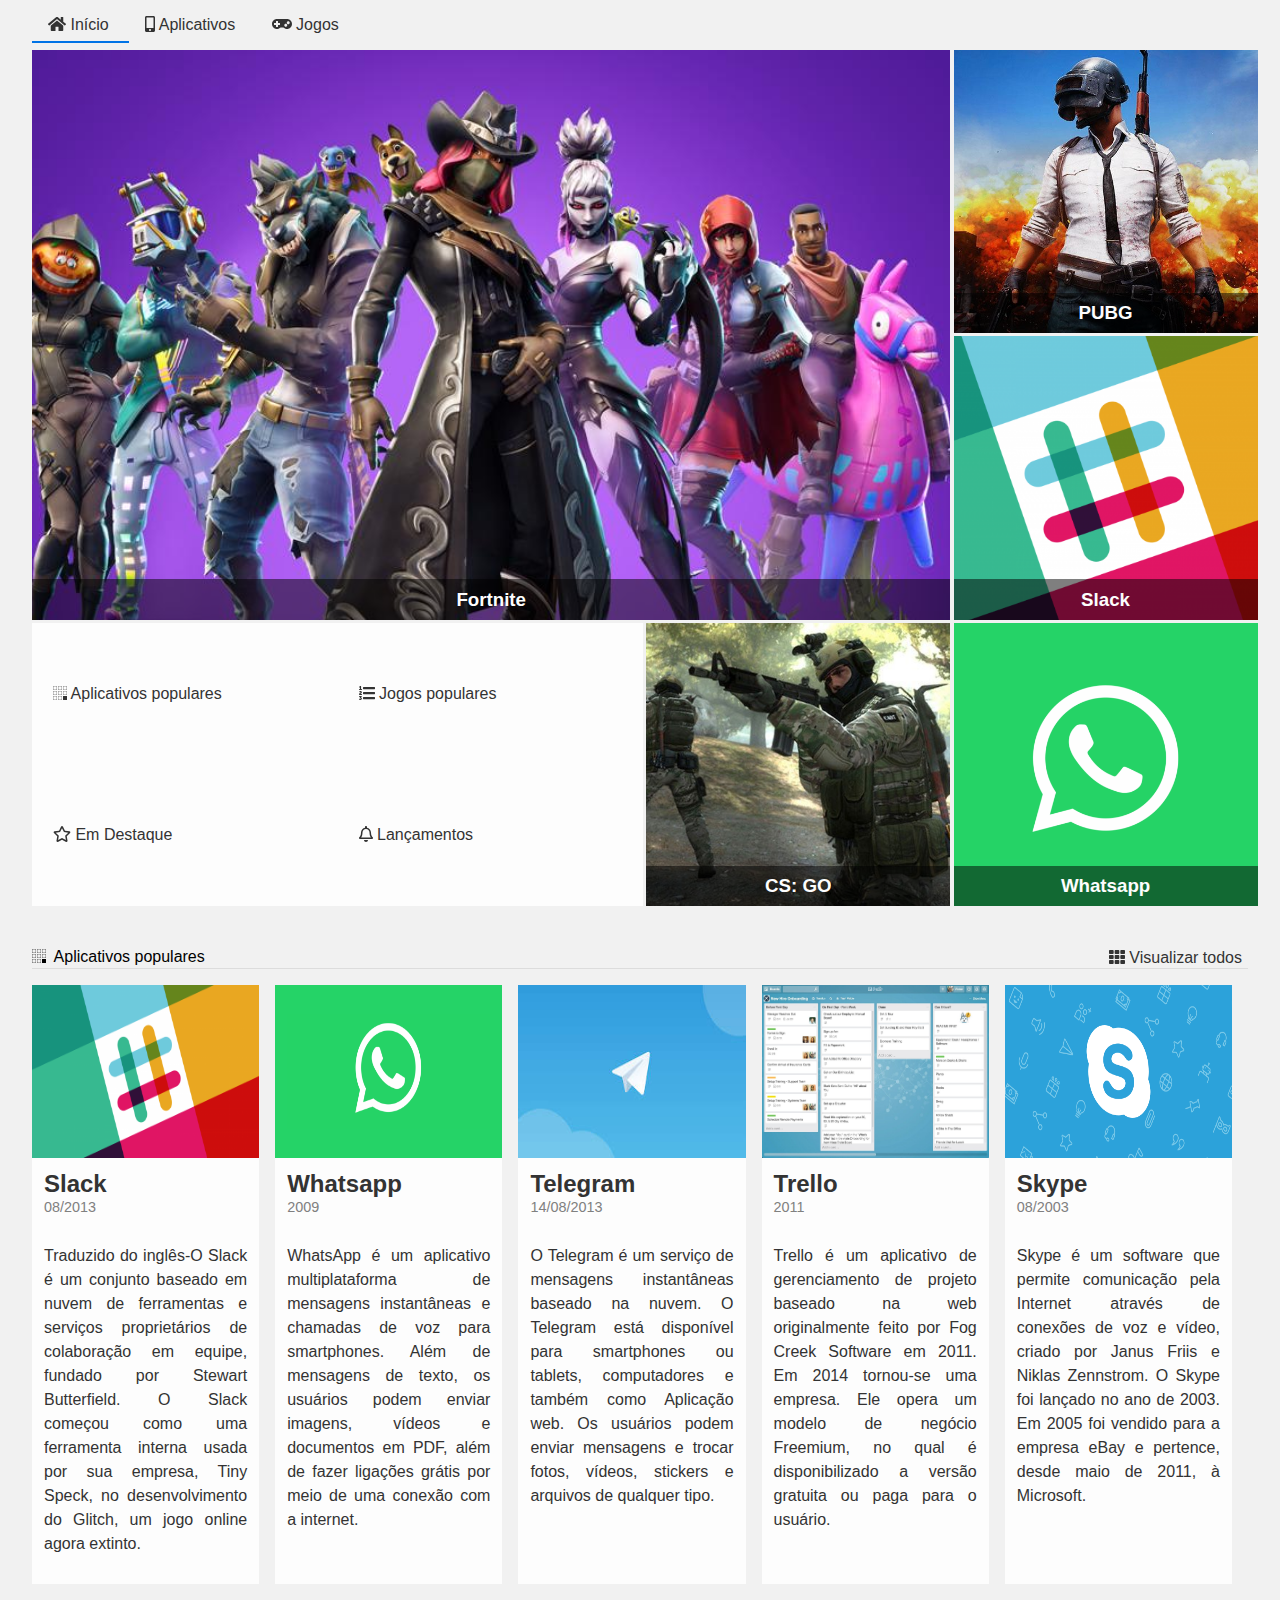
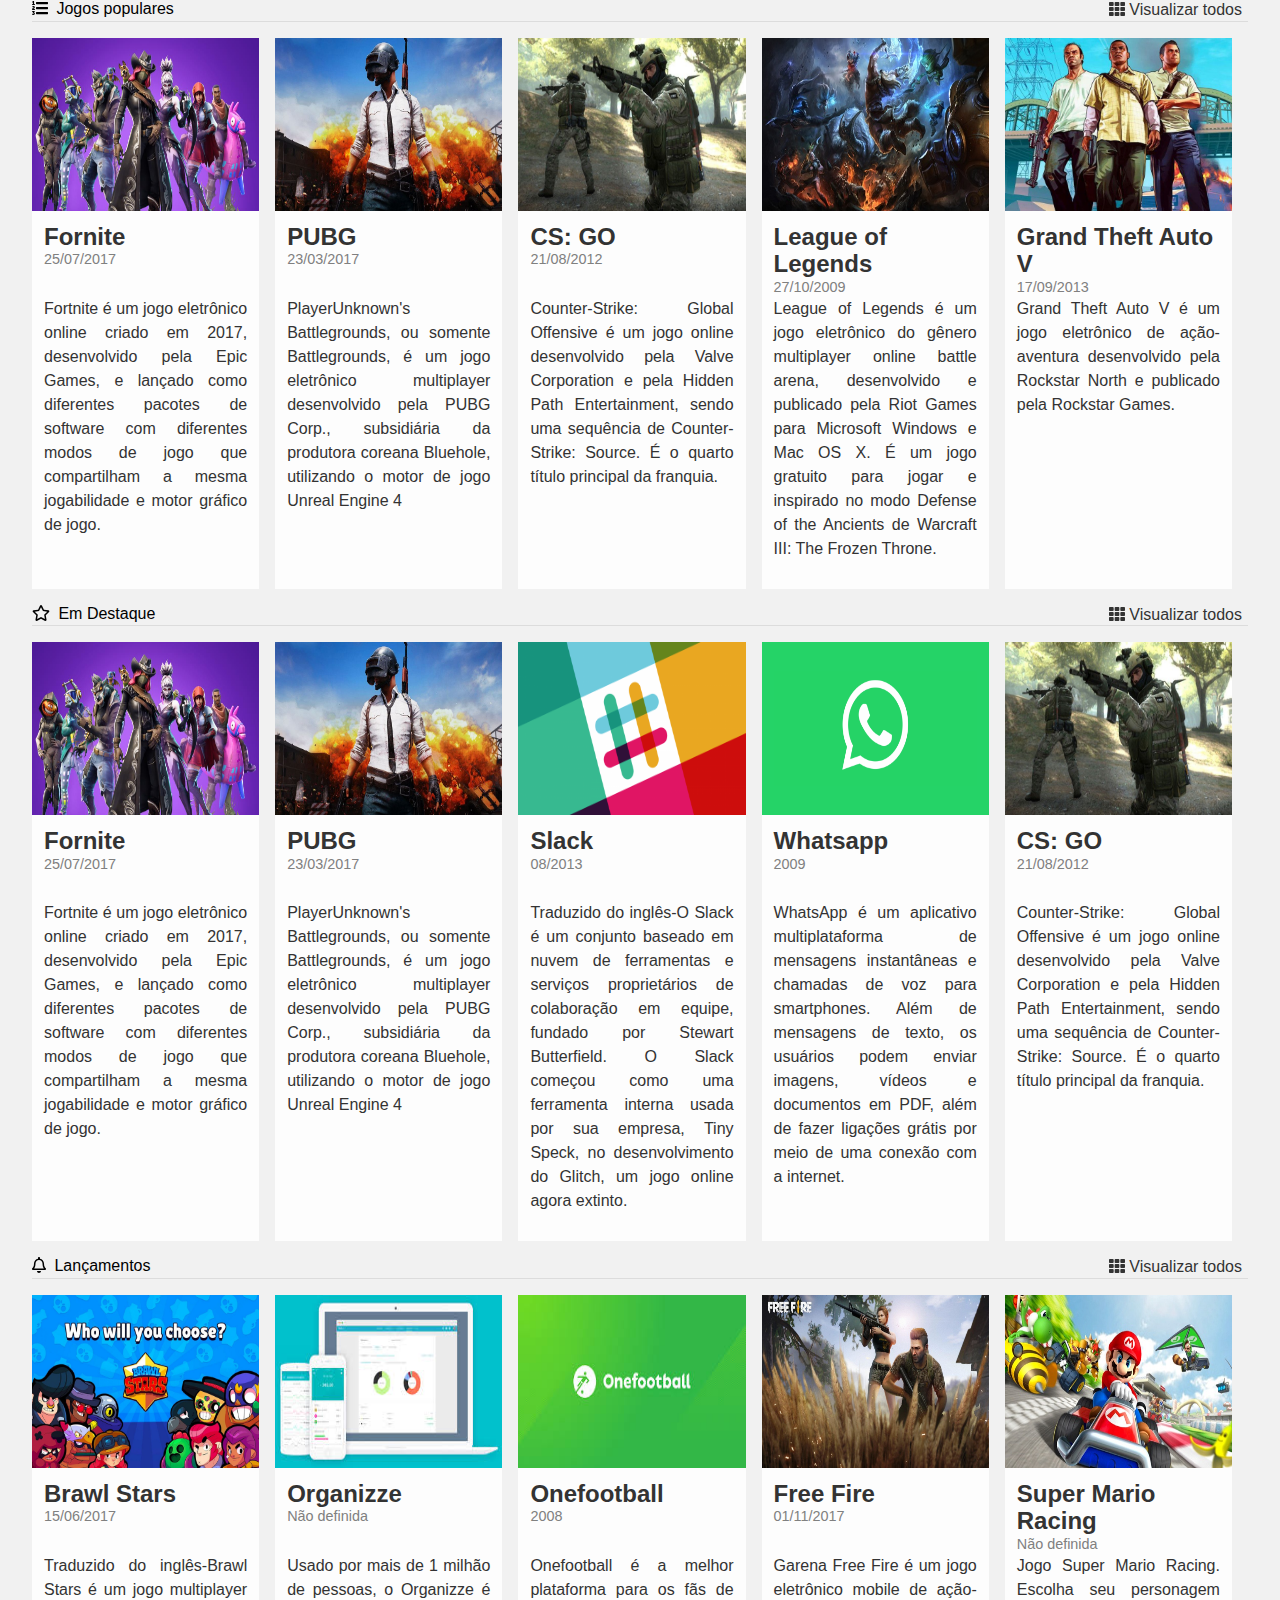
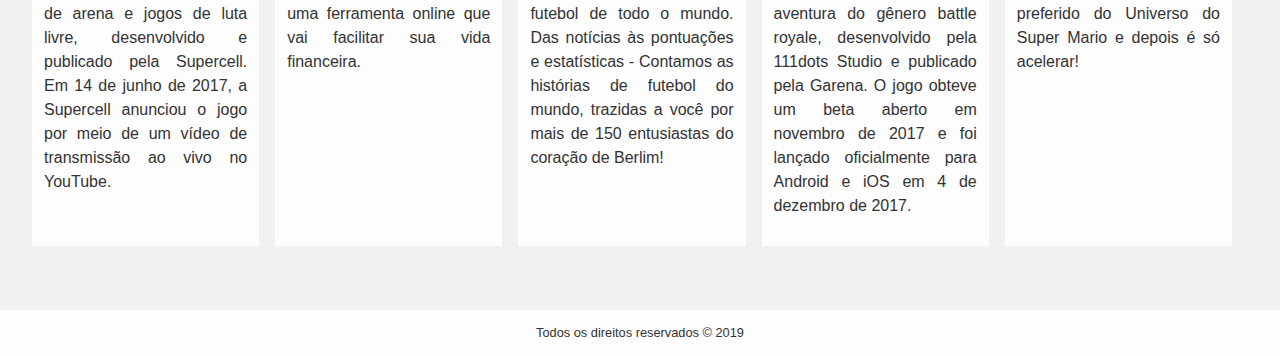
<file: alura-store/index.html>
<!DOCTYPE html>
<html lang="pt-br">
    <head>
        <meta charset="UTF-8">
        <meta name="viewport" content="width=device-width, initial-scale=1.0">
        <meta http-equiv="X-UA-Compatible" content="ie=edge">
        <title>Alura Store | Baixe nossos aplicativos e jogos</title>
        <link href="./assets/css/normalize.css" rel="stylesheet">
        <link href="./assets/css/reset.css" rel="stylesheet">
        <link href="./assets/css/style.css" rel="stylesheet">
        <link href="./assets/css/destaques.css" rel="stylesheet">
        <link href="./assets/css/populares.css" rel="stylesheet">
        <link href="./assets/css/menu.css" rel="stylesheet">
        <link href="./assets/css/responsivo.css" rel="stylesheet">
    </head>
    <body class="app">
        <header class="cabecalho">
            <nav class="menu">
                <ul class="menu__lista">
                    <li class="menu__item">
                        <a class="menu__link ativo" href="#">
                            <i class="fas fa-home"></i>
                            Início
                        </a>
                        <a class="menu__link" href="#">
                            <i class="fas fa-mobile-alt"></i>
                            Aplicativos</a>
                        <a class="menu__link" href="#">
                            <i class="fas fa-gamepad"></i>
                            Jogos
                        </a>
                    </li>
                </ul>
            </nav>
        </header>
        <main class="conteudo">
            <section class="destaques">
                <div class="destaques__principal caixa">
                    <h3 class="destaques__titulo">Fortnite</h3>
                </div>
                <div class="destaques__secundario caixa">
                    <h3 class="destaques__titulo">PUBG</h3>
                </div>
                <div class="destaques__secundario caixa">
                    <h3 class="destaques__titulo">Slack</h3>
                </div>
                <div class="destaques__secundario caixa">
                    <h3 class="destaques__titulo">Whatsapp</h3>
                </div>
                <div class="destaques__secundario caixa">
                    <h3 class="destaques__titulo">CS: GO</h3>
                </div>
                <div class="destaques__categorias">
                    <ul class="destaques__categorias___lista">
                        <li class="destaques__categorias___item">
                            <a class="destaques__categorias___link" href="#">
                                <i class="destaques__categorias___icone fab fa-buromobelexperte"></i>
                                Aplicativos populares
                            </a>
                        </li>
                        <li class="destaques__categorias___item">
                            <a class="destaques__categorias___link" href="#">
                                <i class="fas fa-list-ol"></i>
                                Jogos populares
                            </a>
                        </li>
                        <li class="destaques__categorias___item">
                            <a class="destaques__categorias___link" href="#">
                                <i class="far fa-star"></i>
                                Em Destaque
                            </a>
                        </li>
                        <li class="destaques__categorias___item">
                            <a class="destaques__categorias___link" href="#">
                                <i class="far fa-bell"></i>
                                Lançamentos
                            </a>
                        </li>
                    </ul>
                </div>
            </section>
            <section class="populares">
                <div class="populares__itens">
                    <div class="populares__info">
                        <div class="populares__cabecalho">
                            <h4 class="populares__titulo">
                                <i class="populares__icone fab fa-buromobelexperte"></i>
                                Aplicativos populares
                            </h4>
                            <button class="populares__botao">
                                <i class="fas fa-th"></i>
                                Visualizar todos
                            </button>
                        </div>
                    </div>
                    <div class="populares__conteudo">
                        <div class="populares__card">
                            <img class="populares__card___imagem" src="./assets/img/slack.png">
                            <div class="populares__card___corpo">
                                <div class="populares__card___cabecalho">
                                    <h5 class="populares__card___titulo">Slack</h5>
                                    <time class="populares__card___data" datetime="2013-08-01">08/2013</time>
                                </div>
                                <div class="populares__card___descricao">
                                    Traduzido do inglês-O Slack é um conjunto baseado em nuvem de ferramentas e serviços proprietários de colaboração em equipe, fundado por Stewart Butterfield. O Slack começou como uma ferramenta interna usada por sua empresa, Tiny Speck, no desenvolvimento do Glitch, um jogo online agora extinto.
                                </div>
                            </div>
                        </div>
                        <div class="populares__card">
                            <img class="populares__card___imagem" src="./assets/img/whatsapp.png">
                            <div class="populares__card___corpo">
                                <div class="populares__card___cabecalho">
                                    <h5 class="populares__card___titulo">Whatsapp</h5>
                                    <time class="populares__card___data" datetime="20090-01-01">2009</time>
                                </div>
                                <div class="populares__card___descricao">
                                    WhatsApp é um aplicativo multiplataforma de mensagens instantâneas e chamadas de voz para smartphones. Além de mensagens de texto, os usuários podem enviar imagens, vídeos e documentos em PDF, além de fazer ligações grátis por meio de uma conexão com a internet.
                                </div>
                            </div>
                        </div>
                        <div class="populares__card">
                            <img class="populares__card___imagem" src="./assets/img/telegram.jpeg">
                            <div class="populares__card___corpo">
                                <div class="populares__card___cabecalho">
                                    <h5 class="populares__card___titulo">Telegram</h5>
                                    <time class="populares__card___data" datetime="2013-08-14">14/08/2013</time>
                                </div>
                                <div class="populares__card___descricao">
                                    O Telegram é um serviço de mensagens instantâneas baseado na nuvem. O Telegram está disponível para smartphones ou tablets, computadores e também como Aplicação web. Os usuários podem enviar mensagens e trocar fotos, vídeos, stickers e arquivos de qualquer tipo.
                                </div>
                            </div>
                        </div>
                        <div class="populares__card">
                            <img class="populares__card___imagem" src="./assets/img/trello.jpg">
                            <div class="populares__card___corpo">
                                <div class="populares__card___cabecalho">
                                    <h5 class="populares__card___titulo">Trello</h5>
                                    <time class="populares__card___data" datetime="2011-01-01">2011</time>
                                </div>
                                <div class="populares__card___descricao">
                                    Trello é um aplicativo de gerenciamento de projeto baseado na web originalmente feito por Fog Creek Software em 2011. Em 2014 tornou-se uma empresa. Ele opera um modelo de negócio Freemium, no qual é disponibilizado a versão gratuita ou paga para o usuário.
                                </div>
                            </div>
                        </div>
                        <div class="populares__card">
                            <img class="populares__card___imagem" src="./assets/img/skype.png">
                            <div class="populares__card___corpo">
                                <div class="populares__card___cabecalho">
                                    <h5 class="populares__card___titulo">Skype</h5>
                                    <time class="populares__card___data" datetime="2003-08-01">08/2003</time>
                                </div>
                                <div class="populares__card___descricao">
                                    Skype é um software que permite comunicação pela Internet através de conexões de voz e vídeo, criado por Janus Friis e Niklas Zennstrom. O Skype foi lançado no ano de 2003. Em 2005 foi vendido para a empresa eBay e pertence, desde maio de 2011, à Microsoft.
                                </div>
                            </div>
                        </div>
                    </div>
                </div>
                <div class="populares__itens">
                    <div class="populares__info">
                        <div class="populares__cabecalho">
                            <h4 class="populares__titulo">
                                <i class="populares__icone fas fa-list-ol"></i>
                                Jogos populares
                            </h4>
                            <button class="populares__botao">
                                <i class="fas fa-th"></i>
                                Visualizar todos
                            </button>
                        </div>
                    </div>
                    <div class="populares__conteudo">
                        <div class="populares__card">
                            <img class="populares__card___imagem" src="./assets/img/fortnite.jpg">
                            <div class="populares__card___corpo">
                                <div class="populares__card___cabecalho">
                                    <h5 class="populares__card___titulo">Fornite</h5>
                                    <time class="populares__card___data" datetime="2017-07-25">25/07/2017</time>
                                </div>
                                <div class="populares__card___descricao">
                                    Fortnite é um jogo eletrônico online criado em 2017, desenvolvido pela Epic Games, e lançado como diferentes pacotes de software com diferentes modos de jogo que compartilham a mesma jogabilidade e motor gráfico de jogo.
                                </div>
                            </div>
                        </div>
                        <div class="populares__card">
                            <img class="populares__card___imagem" src="./assets/img/pubg.jpg">
                            <div class="populares__card___corpo">
                                <div class="populares__card___cabecalho">
                                    <h5 class="populares__card___titulo">PUBG</h5>
                                    <time class="populares__card___data" datetime="2017-03-23">23/03/2017</time>
                                </div>
                                <div class="populares__card___descricao">
                                    PlayerUnknown's Battlegrounds, ou somente Battlegrounds, é um jogo eletrônico multiplayer desenvolvido pela PUBG Corp., subsidiária da produtora coreana Bluehole, utilizando o motor de jogo Unreal Engine 4
                                </div>
                            </div>
                        </div>
                        <div class="populares__card">
                            <img class="populares__card___imagem" src="./assets/img/cs-go.jpg">
                            <div class="populares__card___corpo">
                                <div class="populares__card___cabecalho">
                                    <h5 class="populares__card___titulo">CS: GO</h5>
                                    <time class="populares__card___data" datetime="2012-08-21">21/08/2012</time>
                                </div>
                                <div class="populares__card___descricao">
                                    Counter-Strike: Global Offensive é um jogo online desenvolvido pela Valve Corporation e pela Hidden Path Entertainment, sendo uma sequência de Counter-Strike: Source. É o quarto título principal da franquia.
                                </div>
                            </div>
                        </div>
                        <div class="populares__card">
                            <img class="populares__card___imagem" src="./assets/img/lol.jpg">
                            <div class="populares__card___corpo">
                                <div class="populares__card___cabecalho">
                                    <h5 class="populares__card___titulo">League of Legends</h5>
                                    <time class="populares__card___data" datetime="2009-10-27">27/10/2009</time>
                                </div>
                                <div class="populares__card___descricao">
                                    League of Legends é um jogo eletrônico do gênero multiplayer online battle arena, desenvolvido e publicado pela Riot Games para Microsoft Windows e Mac OS X. É um jogo gratuito para jogar e inspirado no modo Defense of the Ancients de Warcraft III: The Frozen Throne.
                                </div>
                            </div>
                        </div>
                        <div class="populares__card">
                            <img class="populares__card___imagem" src="./assets/img/gta-v.jpg">
                            <div class="populares__card___corpo">
                                <div class="populares__card___cabecalho">
                                    <h5 class="populares__card___titulo">Grand Theft Auto V</h5>
                                    <time class="populares__card___data" datetime="2013-09-17">17/09/2013</time>
                                </div>
                                <div class="populares__card___descricao">
                                    Grand Theft Auto V é um jogo eletrônico de ação-aventura desenvolvido pela Rockstar North e publicado pela Rockstar Games.
                                </div>
                            </div>
                        </div>
                    </div>
                </div>
                <div class="populares__itens">
                    <div class="populares__info">
                        <div class="populares__cabecalho">
                            <h4 class="populares__titulo">
                                <i class="populares__icone far fa-star"></i>
                                Em Destaque
                            </h4>
                            <button class="populares__botao">
                                <i class="fas fa-th"></i>
                                Visualizar todos
                            </button>
                        </div>
                    </div>
                    <div class="populares__conteudo">
                        <div class="populares__card">
                            <img class="populares__card___imagem" src="./assets/img/fortnite.jpg">
                            <div class="populares__card___corpo">
                                <div class="populares__card___cabecalho">
                                    <h5 class="populares__card___titulo">Fornite</h5>
                                    <time class="populares__card___data" datetime="2017-07-25">25/07/2017</time>
                                </div>
                                <div class="populares__card___descricao">
                                    Fortnite é um jogo eletrônico online criado em 2017, desenvolvido pela Epic Games, e lançado como diferentes pacotes de software com diferentes modos de jogo que compartilham a mesma jogabilidade e motor gráfico de jogo.
                                </div>
                            </div>
                        </div>
                        <div class="populares__card">
                            <img class="populares__card___imagem" src="./assets/img/pubg.jpg">
                            <div class="populares__card___corpo">
                                <div class="populares__card___cabecalho">
                                    <h5 class="populares__card___titulo">PUBG</h5>
                                    <time class="populares__card___data" datetime="2017-03-23">23/03/2017</time>
                                </div>
                                <div class="populares__card___descricao">
                                    PlayerUnknown's Battlegrounds, ou somente Battlegrounds, é um jogo eletrônico multiplayer desenvolvido pela PUBG Corp., subsidiária da produtora coreana Bluehole, utilizando o motor de jogo Unreal Engine 4
                                </div>
                            </div>
                        </div>
                        <div class="populares__card">
                            <img class="populares__card___imagem" src="./assets/img/slack.png">
                            <div class="populares__card___corpo">
                                <div class="populares__card___cabecalho">
                                    <h5 class="populares__card___titulo">Slack</h5>
                                    <time class="populares__card___data" datetime="2013-08-01">08/2013</time>
                                </div>
                                <div class="populares__card___descricao">
                                    Traduzido do inglês-O Slack é um conjunto baseado em nuvem de ferramentas e serviços proprietários de colaboração em equipe, fundado por Stewart Butterfield. O Slack começou como uma ferramenta interna usada por sua empresa, Tiny Speck, no desenvolvimento do Glitch, um jogo online agora extinto.
                                </div>
                            </div>
                        </div>
                        <div class="populares__card">
                            <img class="populares__card___imagem" src="./assets/img/whatsapp.png">
                            <div class="populares__card___corpo">
                                <div class="populares__card___cabecalho">
                                    <h5 class="populares__card___titulo">Whatsapp</h5>
                                    <time class="populares__card___data" datetime="20090-01-01">2009</time>
                                </div>
                                <div class="populares__card___descricao">
                                    WhatsApp é um aplicativo multiplataforma de mensagens instantâneas e chamadas de voz para smartphones. Além de mensagens de texto, os usuários podem enviar imagens, vídeos e documentos em PDF, além de fazer ligações grátis por meio de uma conexão com a internet.
                                </div>
                            </div>
                        </div>
                        <div class="populares__card">
                            <img class="populares__card___imagem" src="./assets/img/cs-go.jpg"> 
                            <div class="populares__card___corpo">
                                <div class="populares__card___cabecalho">
                                    <h5 class="populares__card___titulo">CS: GO</h5>
                                    <time class="populares__card___data" datetime="2012-08-21">21/08/2012</time>
                                </div>
                                <div class="populares__card___descricao">
                                    Counter-Strike: Global Offensive é um jogo online desenvolvido pela Valve Corporation e pela Hidden Path Entertainment, sendo uma sequência de Counter-Strike: Source. É o quarto título principal da franquia.
                                </div>
                            </div>
                        </div>
                    </div>
                </div>
                <div class="populares__itens">
                    <div class="populares__info">
                        <div class="populares__cabecalho">
                            <h4 class="populares__titulo">
                                <i class="populares__icone far fa-bell"></i>
                                Lançamentos
                            </h4>
                            <button class="populares__botao">
                                <i class="fas fa-th"></i>
                                Visualizar todos
                            </button>
                        </div>
                    </div>
                    <div class="populares__conteudo">
                        <div class="populares__card">
                            <img class="populares__card___imagem" src="./assets/img/brawl-stars.jpg"> 
                            <div class="populares__card___corpo">
                                <div class="populares__card___cabecalho">
                                    <h5 class="populares__card___titulo">Brawl Stars</h5>
                                    <time class="populares__card___data" datetime="2017-06-15">15/06/2017</time>
                                </div>
                                <div class="populares__card___descricao">
                                    Traduzido do inglês-Brawl Stars é um jogo multiplayer de arena e jogos de luta livre, desenvolvido e publicado pela Supercell. Em 14 de junho de 2017, a Supercell anunciou o jogo por meio de um vídeo de transmissão ao vivo no YouTube.
                                </div>
                            </div>
                        </div>
                        <div class="populares__card">
                            <img class="populares__card___imagem" src="./assets/img/organizze.jpeg"> 
                            <div class="populares__card___corpo">
                                <div class="populares__card___cabecalho">
                                    <h5 class="populares__card___titulo">Organizze</h5>
                                    <time class="populares__card___data" datetime="">Não definida</time>
                                </div>
                                <div class="populares__card___descricao">
                                    Usado por mais de 1 milhão de pessoas, o Organizze é uma ferramenta online que vai facilitar sua vida financeira.  
                                </div>
                            </div>
                        </div>
                        <div class="populares__card">
                            <img class="populares__card___imagem" src="./assets/img/onefotball.jpeg"> 
                            <div class="populares__card___corpo">
                                <div class="populares__card___cabecalho">
                                    <h5 class="populares__card___titulo">Onefootball</h5>
                                    <time class="populares__card___data" datetime="2008-01-01">2008</time>
                                </div>
                                <div class="populares__card___descricao">
                                    Onefootball é a melhor plataforma para os fãs de futebol de todo o mundo. Das notícias às pontuações e estatísticas - Contamos as histórias de futebol do mundo, trazidas a você por mais de 150 entusiastas do coração de Berlim!
                                </div>
                            </div>
                        </div>
                        <div class="populares__card">
                            <img class="populares__card___imagem" src="./assets/img/free-fire.jpg"> 
                            <div class="populares__card___corpo">
                                <div class="populares__card___cabecalho">
                                    <h5 class="populares__card___titulo">Free Fire</h5>
                                    <time class="populares__card___data" datetime="2017-11-01">01/11/2017</time>
                                </div>
                                <div class="populares__card___descricao">
                                    Garena Free Fire é um jogo eletrônico mobile de ação-aventura do gênero battle royale, desenvolvido pela 111dots Studio e publicado pela Garena. O jogo obteve um beta aberto em novembro de 2017 e foi lançado oficialmente para Android e iOS em 4 de dezembro de 2017.
                                </div>
                            </div>
                        </div>
                        <div class="populares__card">
                            <img class="populares__card___imagem" src="./assets/img/mario-kart.jpg"> 
                            <div class="populares__card___corpo">
                                <div class="populares__card___cabecalho">
                                    <h5 class="populares__card___titulo">Super Mario Racing</h5>
                                    <time class="populares__card___data" datetime="">Não definida</time>
                                </div>
                                <div class="populares__card___descricao">
                                    Jogo Super Mario Racing. Escolha seu personagem preferido do Universo do Super Mario e depois é só acelerar!
                                </div>
                            </div>
                        </div>
                    </div>
                </div>
            </section>
        </main>
        <footer class="rodape">Todos os direitos reservados &copy 2019
        </footer>
        <script src="./assets/js/fontawesome.all.min.js"></script>
    </body>
</html>
</file>
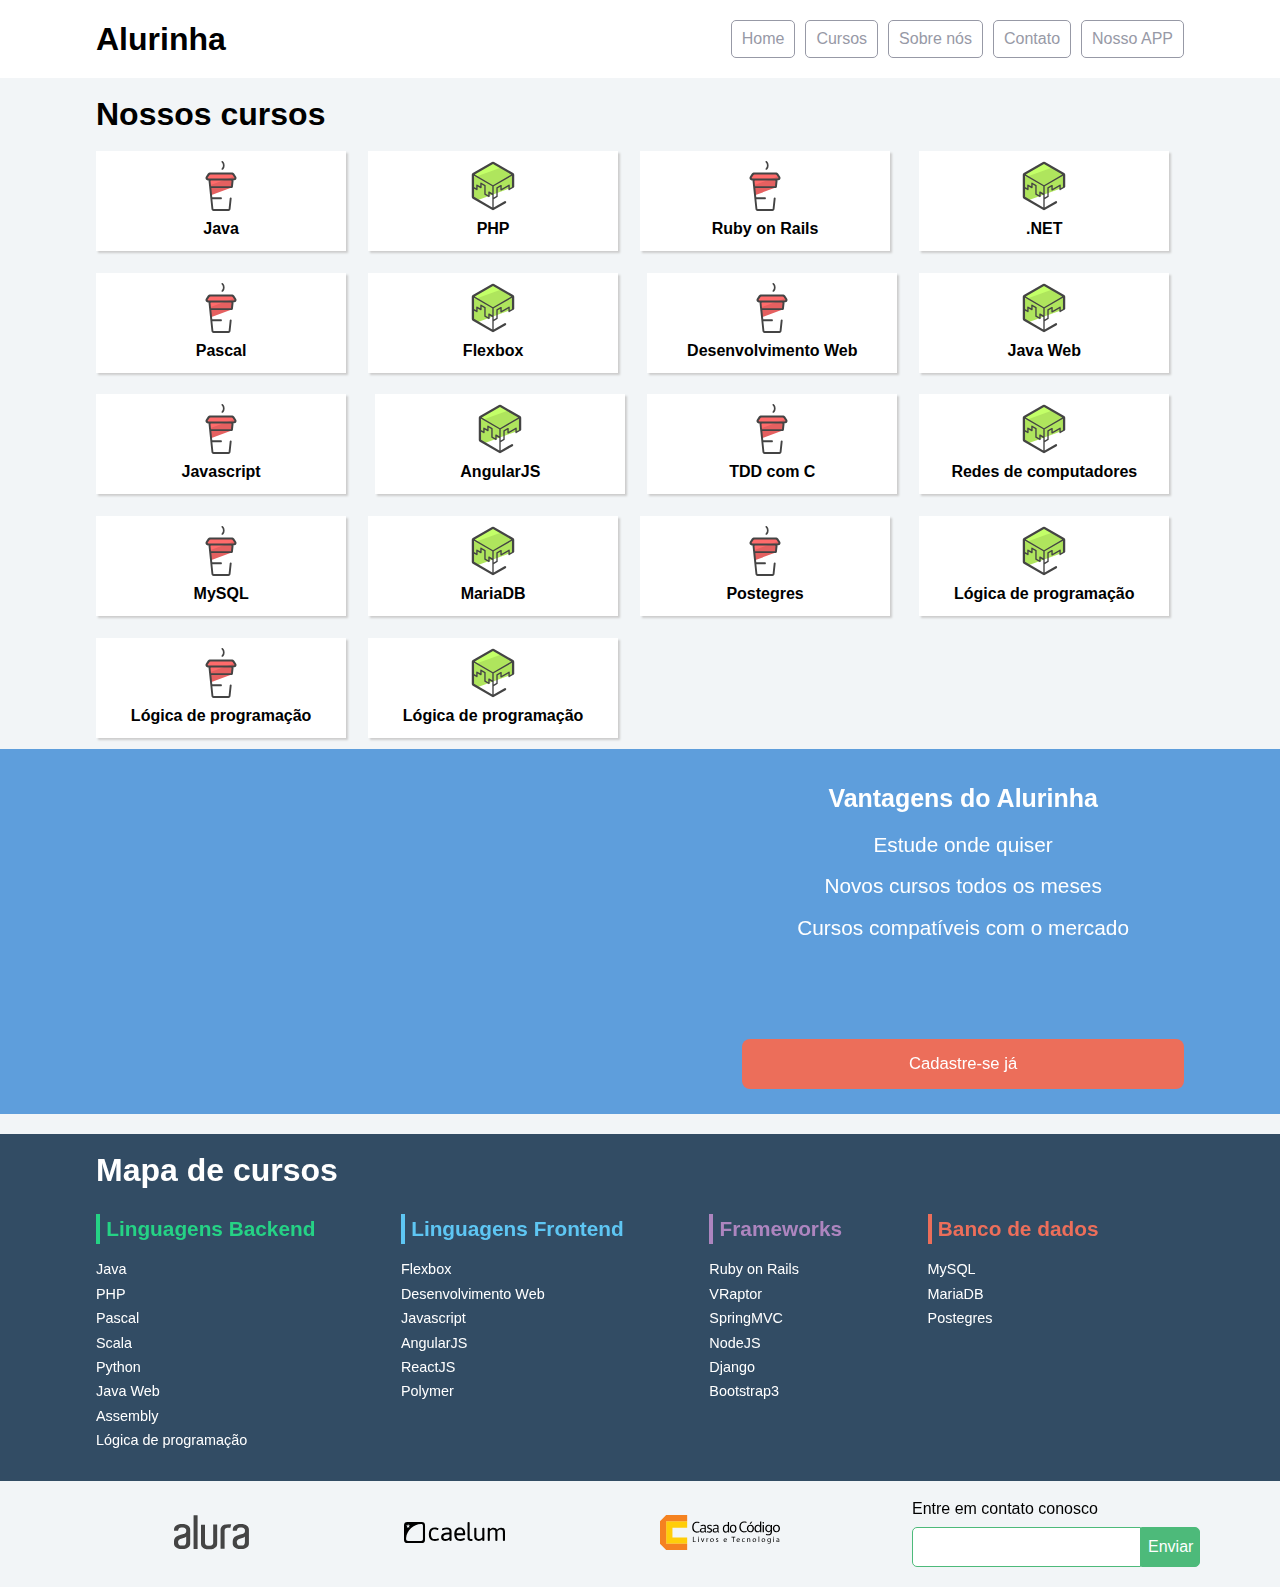
<file: alurinha/index.html>
<!doctype html>
<html>
<head>
	<meta charset="utf-8">
	<meta name="viewport" content="width=device-width, initial-scale=1">
	<title>Alurinha | Cursos online</title>
	<link rel="stylesheet" href="css/reset.css">
	<link rel="stylesheet" href="css/style.css">
	<link rel="stylesheet" href="css/flexbox.css">
</head>
<body>

	<header class="cabecalhoPrincipal">
		<div class="container">
			<h1 class="cabecalhoPrincipal-titulo">
				<a href="#">Alurinha</a>
			</h1>

			<nav class="cabecalhoPrincipal-nav">
				<a class="cabecalhoPrincipal-nav-link" href="#">Home</a>
				<a class="cabecalhoPrincipal-nav-link" href="#">Cursos</a>
				<a class="cabecalhoPrincipal-nav-link" href="#">Sobre nós</a>
				<a class="cabecalhoPrincipal-nav-link" href="#">Contato</a>
				<a class="cabecalhoPrincipal-nav-link cabecalhoPrincipal-nav-link-app" href="#">Nosso APP</a>
			</nav>
		</div>

	</header>

	<main class="conteudoPrincipal">
		<div class="container">
			<h2 class="subtitulo">Nossos cursos</h2>

			<nav>
				<ul class="conteudoPrincipal-cursos">
					<li class="conteudoPrincipal-cursos-link"><a href="#">Java</a></li>
					<li class="conteudoPrincipal-cursos-link"><a href="#">PHP</a></li>
					<li class="conteudoPrincipal-cursos-link"><a href="#">Ruby on Rails</a></li>
					<li class="conteudoPrincipal-cursos-link"><a href="#">.NET</a></li>
					<li class="conteudoPrincipal-cursos-link"><a href="#">Pascal</a></li>
					<li class="conteudoPrincipal-cursos-link"><a href="#">Flexbox</a></li>
					<li class="conteudoPrincipal-cursos-link"><a href="#">Desenvolvimento Web</a></li>
					<li class="conteudoPrincipal-cursos-link"><a href="#">Java Web</a></li>
					<li class="conteudoPrincipal-cursos-link"><a href="#">Javascript</a></li>
					<li class="conteudoPrincipal-cursos-link"><a href="#">AngularJS</a></li>
					<li class="conteudoPrincipal-cursos-link"><a href="#">TDD com C</a></li>
					<li class="conteudoPrincipal-cursos-link"><a href="#">Redes de computadores</a></li>
					<li class="conteudoPrincipal-cursos-link"><a href="#">MySQL</a></li>
					<li class="conteudoPrincipal-cursos-link"><a href="#">MariaDB</a></li>
					<li class="conteudoPrincipal-cursos-link"><a href="#">Postegres</a></li>
					<li class="conteudoPrincipal-cursos-link"><a href="#">Lógica de programação</a></li>
					<li class="conteudoPrincipal-cursos-link"><a href="#">Lógica de programação</a></li>
					<li class="conteudoPrincipal-cursos-link"><a href="#">Lógica de programação</a></li>
				</ul>
			</nav>
		</div>

		<section class="videoSobre">
			<div class="container">
				<iframe class="videoSobre-video" width="560" height="315" src="https://www.youtube.com/embed/bIlOsJzBVaY?list=PLh2Y_pKOa4UcF1BYPJR3EIMRi3nWAUxIp" frameborder="0" allowfullscreen></iframe>
				
				<div class="videoSobre-sobre">
					<h2 class="videoSobre-sobre-title">Vantagens do Alurinha</h2>
					<ul class="videoSobre-sobre-list">
						<li class="videoSobre-sobre-item">Estude onde quiser</li>
						<li class="videoSobre-sobre-item">Novos cursos todos os meses</li>
						<li class="videoSobre-sobre-item">Cursos compatíveis com o mercado</li>
					</ul>
					<button class="videoSobre-button">Cadastre-se já</button>
				</div>
			</div>
		</section>

	</main>

	<footer class="rodapePrincipal">
		<div class="container">

			<section class="rodapePrincipal-navMap">
				<h3 class="subtitulo">Mapa de cursos</h3>
				<nav class="rodapePrincipal-navMap-list">

					<h4 class="navmap-list-title navmap-list-title-backend">Linguagens Backend</h4>
					<a class="rodapePrincipal-navMap-link" href="#">Java</a>
					<a class="rodapePrincipal-navMap-link" href="#">PHP</a>
					<a class="rodapePrincipal-navMap-link" href="#">Pascal</a>
					<a class="rodapePrincipal-navMap-link" href="#">Scala</a>
					<a class="rodapePrincipal-navMap-link" href="#">Python</a>
					<a class="rodapePrincipal-navMap-link" href="#">Java Web</a>
					<a class="rodapePrincipal-navMap-link" href="#">Assembly</a>
					<a class="rodapePrincipal-navMap-link" href="#">Lógica de programação</a>

					<h4 class="navmap-list-title navmap-list-title-frontend">Linguagens Frontend</h4>
					<a class="rodapePrincipal-navMap-link" href="#">Flexbox</a>
					<a class="rodapePrincipal-navMap-link" href="#">Desenvolvimento Web</a>
					<a class="rodapePrincipal-navMap-link" href="#">Javascript</a>
					<a class="rodapePrincipal-navMap-link" href="#">AngularJS</a>
					<a class="rodapePrincipal-navMap-link" href="#">ReactJS</a>
					<a class="rodapePrincipal-navMap-link" href="#">Polymer</a>
					
					<h4 class="navmap-list-title navmap-list-title-framework">Frameworks</h4>
					<a class="rodapePrincipal-navMap-link" href="#">Ruby on Rails</a>
					<a class="rodapePrincipal-navMap-link" href="#">VRaptor</a>
					<a class="rodapePrincipal-navMap-link" href="#">SpringMVC</a>
					<a class="rodapePrincipal-navMap-link" href="#">NodeJS</a>
					<a class="rodapePrincipal-navMap-link" href="#">Django</a>
					<a class="rodapePrincipal-navMap-link" href="#">Bootstrap3</a>

					<h4 class="navmap-list-title navmap-list-title-bancoDeDados">Banco de dados</h4>
					<a class="rodapePrincipal-navMap-link" href="#">MySQL</a>
					<a class="rodapePrincipal-navMap-link" href="#">MariaDB</a>
					<a class="rodapePrincipal-navMap-link" href="#">Postegres</a>

				</nav>
			</section>

		</div>

		<section class="rodapePrincipal-patrocinadores">
			<div class="container">
				<ul class="rodapePrincipal-patrocinadores-list">
					<li>
						<a class="rodapePrincipal-patrocinadores-list-link patrocinadores-list-link-alura" href="#">
							<img src="img/logos/alura.svg" alt="Logo da Alura">
						</a>
					</li>
					<li>
						<a class="rodapePrincipal-patrocinadores-list-link patrocinadores-list-link-caelum" href="#">
							<img src="img/logos/caelum.svg" alt="Logo da Caelum">
						</a>
					</li>
					<li>
						<a class="rodapePrincipal-patrocinadores-list-link patrocinadores-list-link-casaDoCodigo" href="#">
							<img src="img/logos/cdc.svg" alt="Logo da Casa do Código">
						</a>
					</li>
				</ul>
				<form class="rodapePrincipal-contatoForm" action="#">
					<fieldset>
						<legend class="rodapePrincipal-contatoForm-legend" for="email-contato">Entre em contato conosco</legend>
						<div class="rodapePrincipal-contatoForm-fieldset"> 
							<input class="rodapePrincipal-contatoForm-emailInput" type="email" name="email-contato" id="email-contato">
							<button class="rodapePrincipal-contatoForm-submit" type="submit">Enviar</button>
						</div>
					</fieldset>
				</form>
			</div>
		</section>
	</footer>

</body>
</html>
</file>
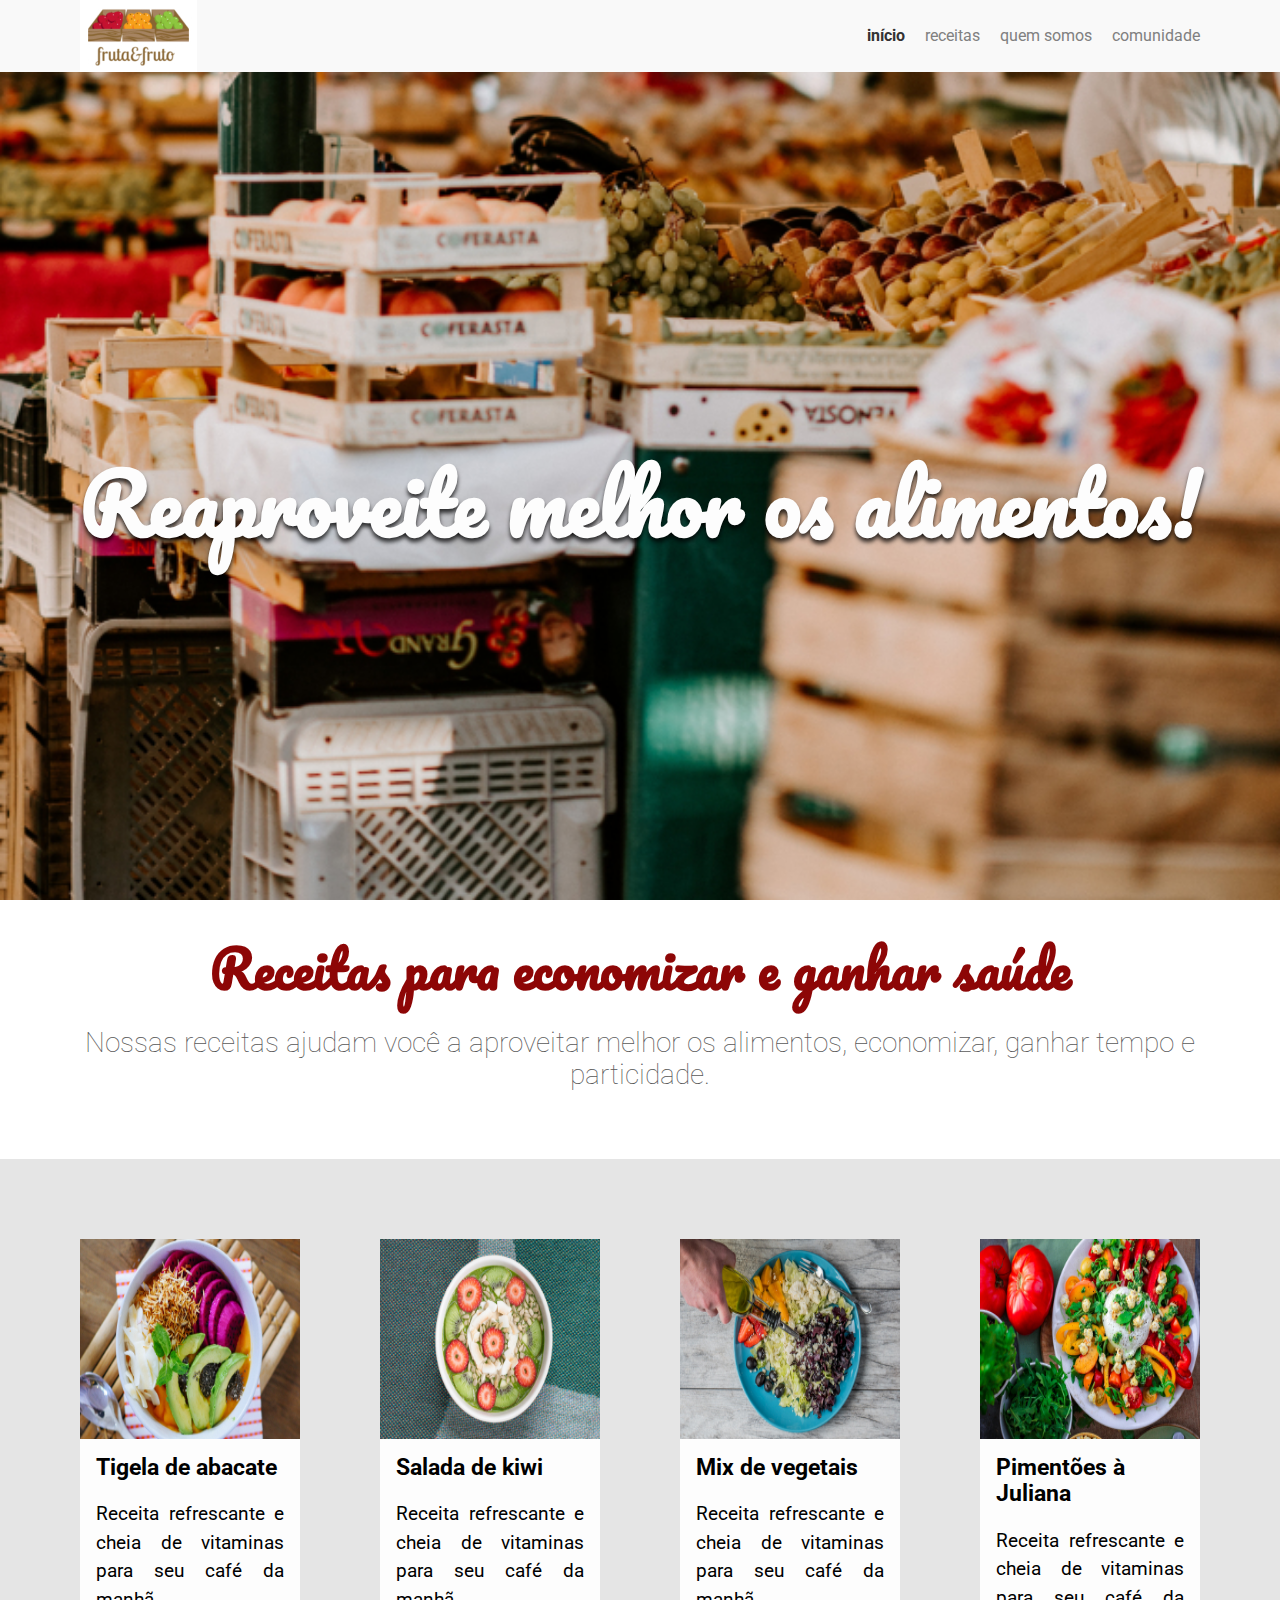
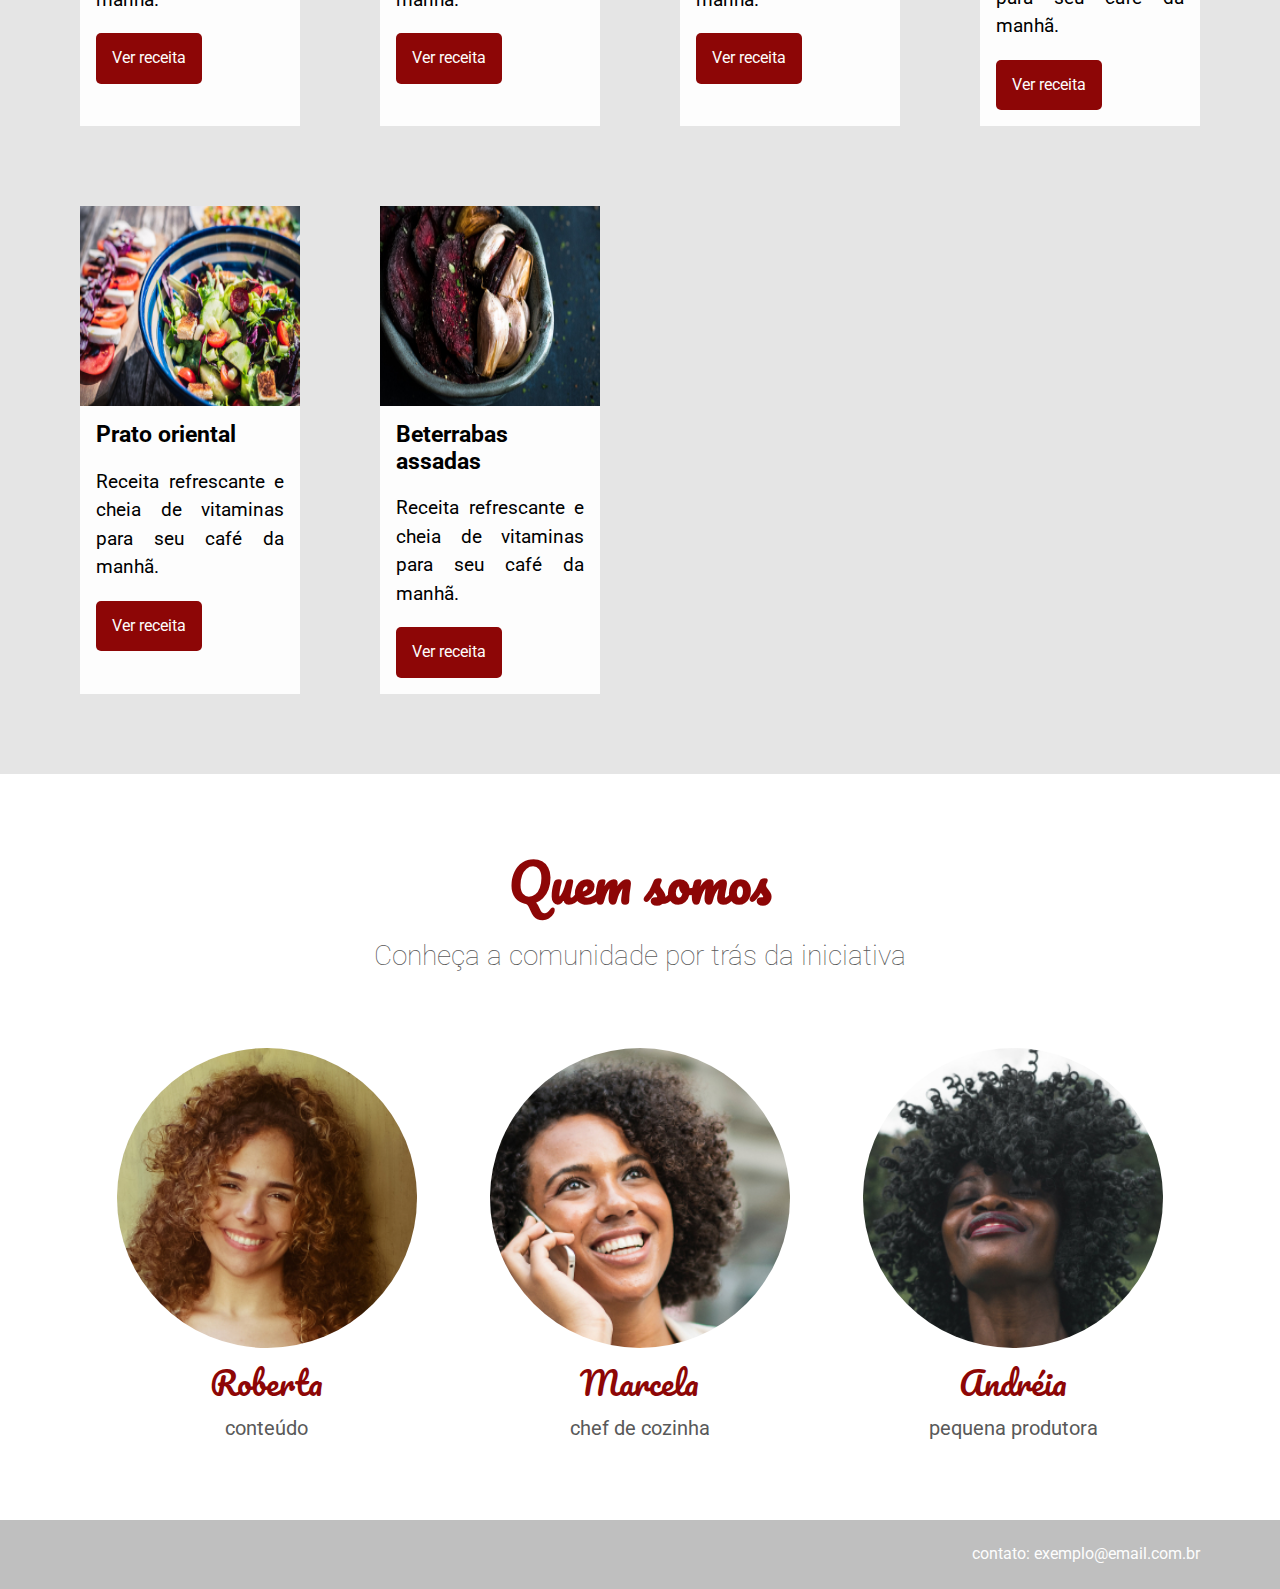
<file: fruta_e_fruto/index.html>
<!DOCTYPE html>
<html lang="pt-BR">
    <head>
        <link href="https://fonts.googleapis.com/css?family=Pacifico|Roboto:100,300,400,500,700,900" rel="stylesheet" />
        <meta charset="UTF-8" />
        <meta name="viewport" content="width=device-width, initial-scale=1.0" />
        <meta http-equiv="X-UA-Compatible" content="ie=edge" />
        <title>Fruta & Fruto</title>
        <link href="./assets/css/normalize.css" rel="stylesheet" />
        <link href="./assets/css/reset.css" rel="stylesheet" />
        <link href="./assets/css/style.css" rel="stylesheet">
    </head>
    <body>
        <header class="cabecalho">
            <img src="assets/img/logo.jpg" alt="Fruta e Fruto" class="logo">
            <nav class="menu">
                <ul class="menu__lista">
                    <li class="menu__item"><a href="#" class="menu__link ativo">Início</a></li>
                    <li class="menu__item"><a href="#" class="menu__link">Receitas</a></li>
                    <li class="menu__item"><a href="#" class="menu__link">Quem Somos</a></li>
                    <li class="menu__item"><a href="#" class="menu__link">Comunidade</a></li>
                </ul>
            </nav>
        </header>
        <section class="banner">
            <div class="banner__imagem"></div>
            <h2 class="banner__titulo">Reaproveite melhor os alimentos!</h2>
        </section>
        <section class="sobre">
            <h2 class="sobre__titulo">Receitas para economizar e ganhar saúde</h2>
            <p class="sobre__descricao">Nossas receitas ajudam você a aproveitar melhor os alimentos, economizar, ganhar tempo e particidade.</p>
        </section>
        <section class="receitas">
            <div class="receita">
                <img alt="Tigela de abacate" class="receita__imagem" src="./assets/img/receitas/tigela-de-abacate.jpg" />
                <div class="receita__conteudo">
                    <h4 class="receita__titulo">Tigela de abacate</h4>
                    <p class="receita__descricao">Receita refrescante e cheia de vitaminas para seu café da manhã.</p>
                    <button class="receita__botao">Ver receita</button>
                </div>
            </div>
            <div class="receita">
                <img alt="Salada de kiwi" class="receita__imagem" src="./assets/img/receitas/salada-de-kiwi.jpg" />
                <div class="receita__conteudo">
                    <h4 class="receita__titulo">Salada de kiwi</h4>
                    <p class="receita__descricao">Receita refrescante e cheia de vitaminas para seu café da manhã.</p>
                    <button class="receita__botao">Ver receita</button>
                </div>
            </div>
            <div class="receita">
                <img alt="Mix de vegetais" class="receita__imagem" src="./assets/img/receitas/mix-de-vegetais.jpg" />
                <div class="receita__conteudo">
                    <h4 class="receita__titulo">Mix de vegetais</h4>
                    <p class="receita__descricao">Receita refrescante e cheia de vitaminas para seu café da manhã.</p>
                    <button class="receita__botao">Ver receita</button>
                </div>
            </div>
            <div class="receita">
                <img alt="Pimentões à Juliana" class="receita__imagem" src="./assets/img/receitas/pimentoes-a-juliana.jpg" />
                <div class="receita__conteudo">
                    <h4 class="receita__titulo">Pimentões à Juliana</h4>
                    <p class="receita__descricao">Receita refrescante e cheia de vitaminas para seu café da manhã.</p>
                    <button class="receita__botao">Ver receita</button>
                </div>
            </div>
            <div class="receita">
                <img alt="Prato oriental" class="receita__imagem" src="./assets/img/receitas/prato-oriental.jpg" />
                <div class="receita__conteudo">
                    <h4 class="receita__titulo">Prato oriental</h4>
                    <p class="receita__descricao">Receita refrescante e cheia de vitaminas para seu café da manhã.</p>
                    <button class="receita__botao">Ver receita</button>
                </div>
            </div>
            <div class="receita">
                <img alt="Beterrabas assadas" class="receita__imagem" src="./assets/img/receitas/beterrabas-assadas.jpg" />
                <div class="receita__conteudo">
                    <h4 class="receita__titulo">Beterrabas assadas</h4>
                    <p class="receita__descricao">Receita refrescante e cheia de vitaminas para seu café da manhã.</p>
                    <button class="receita__botao">Ver receita</button>
                </div>
            </div>
        </section>
        <section class="quem-somos">
            <h3 class="quem-somos__titulo">Quem somos</h3>
            <p class="quem-somos__descricao">Conheça a comunidade por trás da iniciativa</p>
            <div class="pessoas">
                <div class="pessoa">
                    <div class="pessoa__imagem pessoa__imagem--roberta"></div>
                    <span class="pessoa__nome">Roberta</span>
                    <span class="pessoa__funcao">Conteúdo</span>
                </div>
                <div class="pessoa">
                    <div class="pessoa__imagem pessoa__imagem--marcela"></div>
                    <span class="pessoa__nome">Marcela</span>
                    <span class="pessoa__funcao">Chef de cozinha</span>
                </div>
                <div class="pessoa">
                    <div class="pessoa__imagem pessoa__imagem--andreia"></div>
                    <span class="pessoa__nome">Andréia</span>
                    <span class="pessoa__funcao">Pequena Produtora</span>
                </div>
            </div>
        </section>
        <footer class="rodape">
            Contato: exemplo@email.com.br
        </footer>
    </body>
</html>
</file>
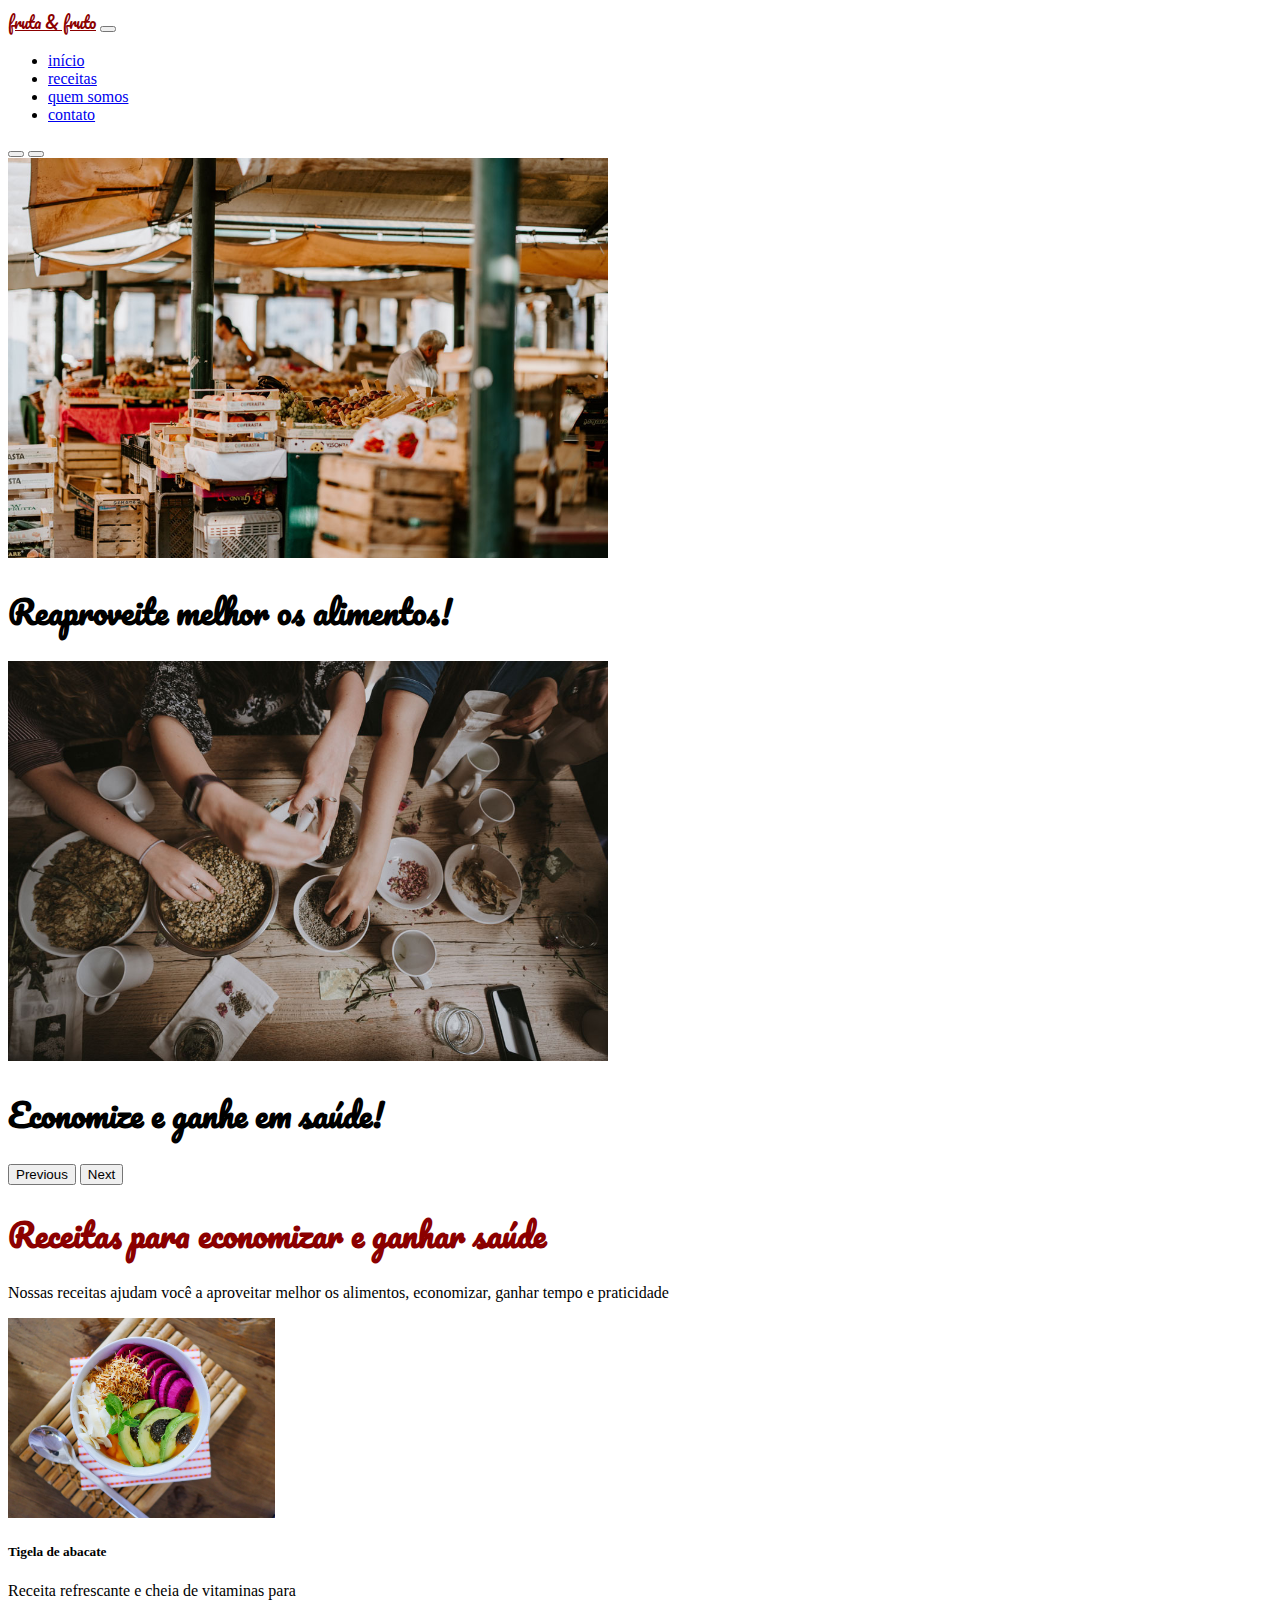
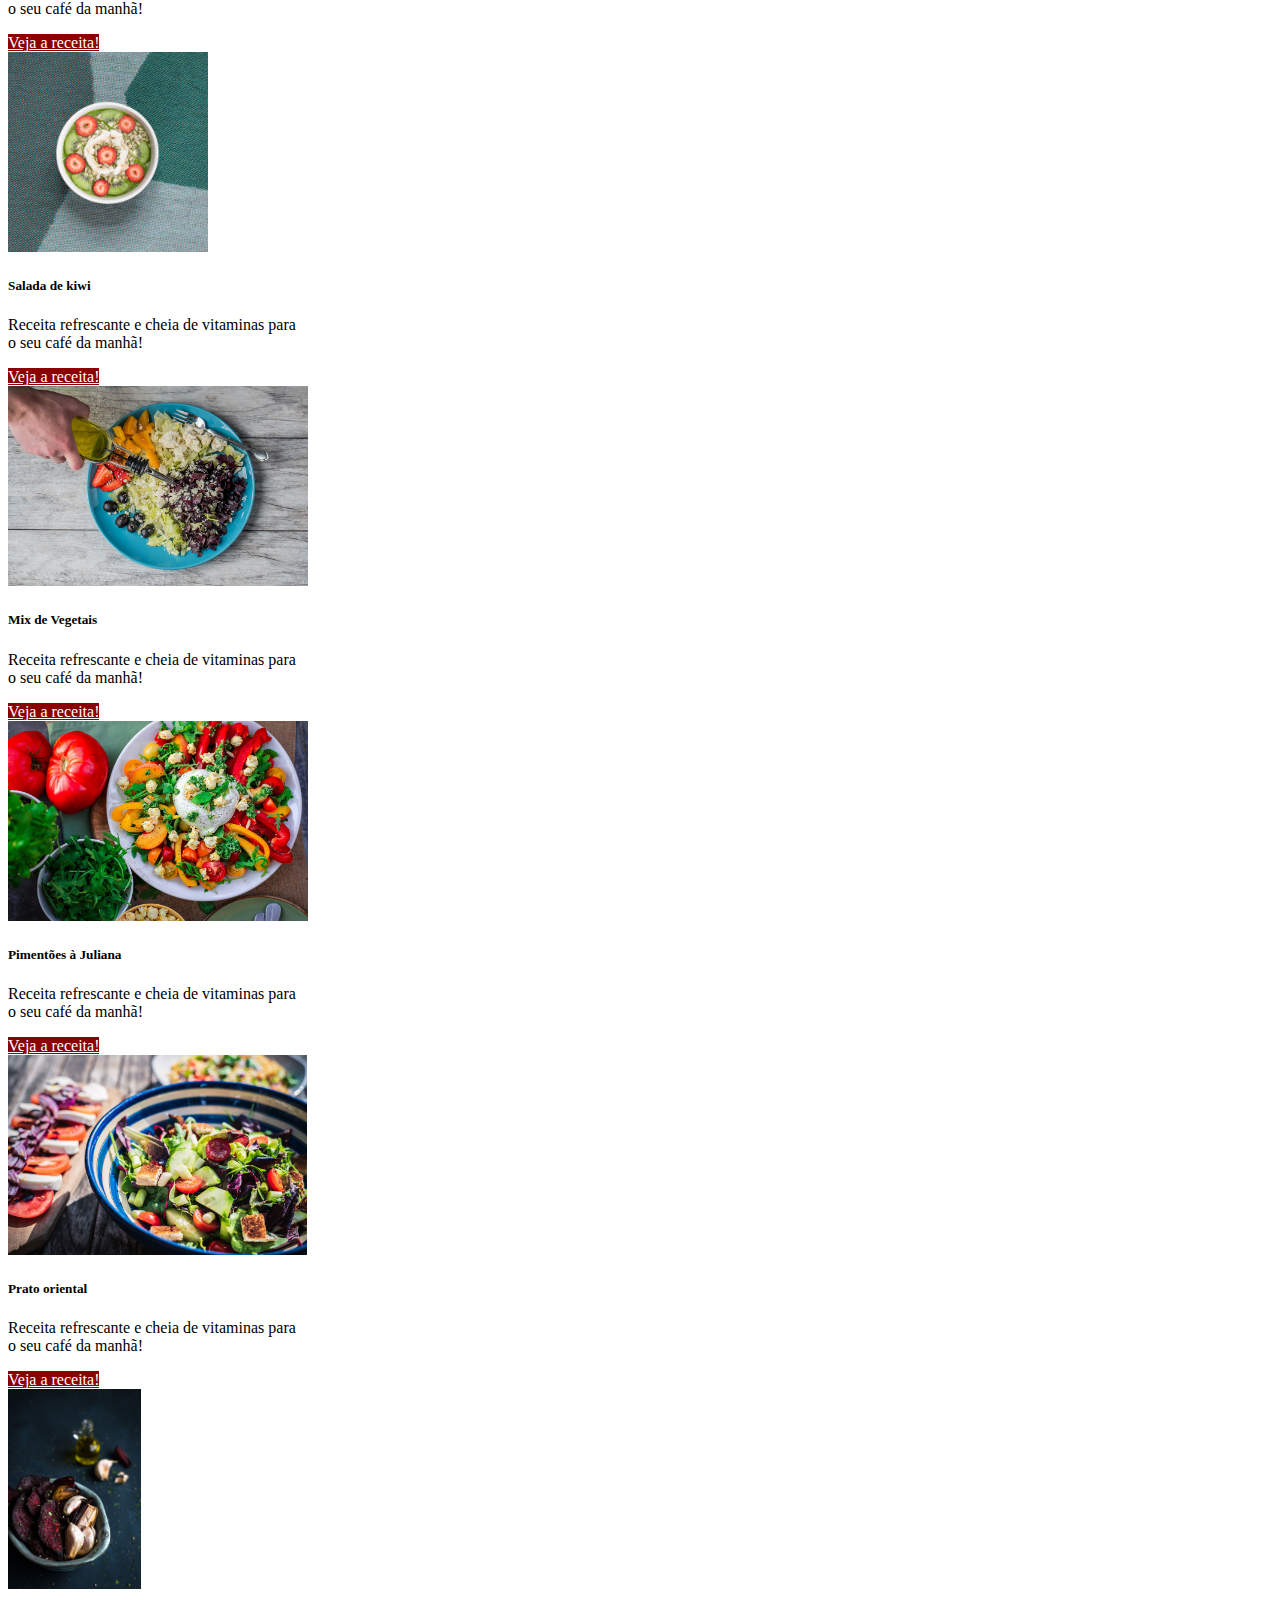
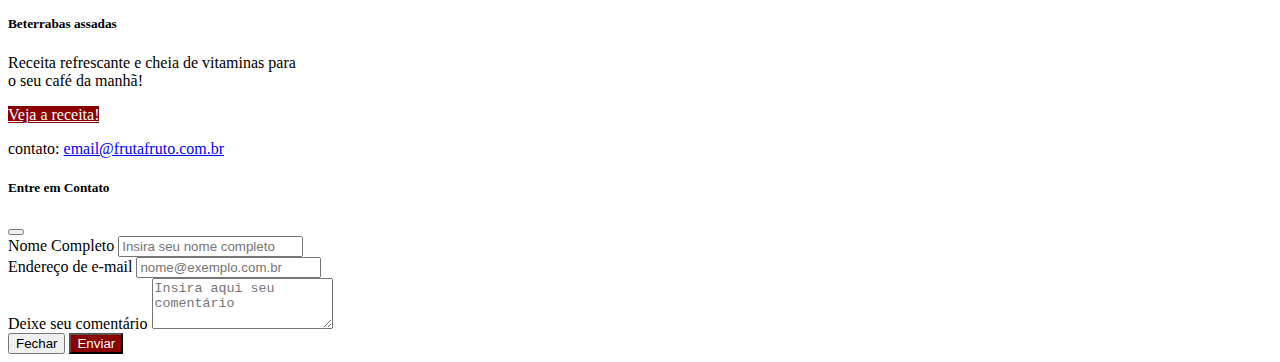
<file: fruta_e_fruto2/index.html>
<!DOCTYPE html>
<html>

<head>
  <meta charset="utf-8">
  <meta name="viewport" content="width=device-width, initial-scale=1">
  <title>fruta e fruto</title>
  <link rel="preconnect" href="https://fonts.googleapis.com">
  <link rel="preconnect" href="https://fonts.gstatic.com" crossorigin>
  <link href="https://fonts.googleapis.com/css2?family=Pacifico&display=swap"    rel="stylesheet"> 
  <link href="https://cdn.jsdelivr.net/npm/bootstrap@5.1.3/dist/css/bootstrap.min.css" rel="stylesheet" integrity="sha384-1BmE4kWBq78iYhFldvKuhfTAU6auU8tT94WrHftjDbrCEXSU1oBoqyl2QvZ6jIW3" crossorigin="anonymous">
  <link rel="stylesheet" type="text/css" href="src/style.css">
</head>

<body>
  <header>
    <nav class="navbar navbar-expand-lg navbar-light bg-light fixed-top">
      <div class="container-fluid">
        <a class="navbar-brand fonte-titulo cor-especial" href="#">fruta & fruto</a>
        <button class="navbar-toggler" type="button" data-bs-toggle="collapse" data-bs-target="#navbarNavAltMarkup" aria-controls="navbarNavAltMarkup" aria-expanded="false" aria-label="Toggle navigation">
          <span class="navbar-toggler-icon"></span>
        </button>
        <div class="collapse navbar-collapse justify-content-end" id="navbarNavAltMarkup">
          <ul class="navbar-nav">
            <li><a class="nav-link active" aria-current="page" href="#">início</a></li>
            <li><a class="nav-link" href="#">receitas</a></li>
            <li><a class="nav-link" href="#">quem somos</a></li>
            <li><a class="nav-link" data-bs-toggle="modal" data-bs-target="#modal-contato" href="#">contato</a></li>
          </ul>
        </div>
      </div>
    </nav>
  </header>
  <main>
      <section id="carouselExampleCaptions" class="carousel slide" data-bs-ride="carousel" data-bs-interval="3000">
        <div class="carousel-indicators">
          <button type="button" data-bs-target="#carouselExampleCaptions" data-bs-slide-to="0" class="active" aria-current="true" aria-label="Slide 1"></button>
          <button type="button" data-bs-target="#carouselExampleCaptions" data-bs-slide-to="1" aria-label="Slide 2"></button>
        </div>
        <div class="carousel-inner">
          <div class="carousel-item active">
            <img src="src/img/carrossel-img1.jpg" class="d-block w-100 imagem-carrossel-um" alt="...">
            <div class="carousel-caption d-none d-md-block h-50">
              <h1 class="display-4 fonte-titulo">Reaproveite melhor os alimentos!</h1>
            </div>
          </div>
          <div class="carousel-item">
            <img src="src/img/carrossel-img2.jpg" class="d-block w-100 imagem-carrossel-dois" alt="...">
            <div class="carousel-caption d-none d-md-block h-50">
              <h1 class="display-4 fonte-titulo">Economize e ganhe em saúde!</h1>
            </div>
          </div>
        </div>
        <button class="carousel-control-prev" type="button" data-bs-target="#carouselExampleCaptions" data-bs-slide="prev">
          <span class="carousel-control-prev-icon" aria-hidden="true"></span>
          <span class="visually-hidden">Previous</span>
        </button>
        <button class="carousel-control-next" type="button" data-bs-target="#carouselExampleCaptions" data-bs-slide="next">
          <span class="carousel-control-next-icon" aria-hidden="true"></span>
          <span class="visually-hidden">Next</span>
        </button>
      </section>
    <section id="titulo">
      <h1 class="text-center fonte-titulo cor-especial pt-5">Receitas para economizar e ganhar saúde</h1>
      <p class="text-center pb-5">Nossas receitas ajudam você a aproveitar melhor os alimentos, economizar, ganhar tempo e praticidade</p>
    </section>
    <section class="container-fluid bg-light" id="receitas">
      <div class="row justify-content-center">
        <article class="card borda-cor-especial card-largura col-12 col-md-4 p-0 m-4">
          <img src="src/img/receita-abacate.jpg" class="card-img-top card-posicao-imagem" alt="tigela com salada de abacate, vista superior">
          <div class="card-body">
            <h5 class="card-title">Tigela de abacate</h5>
            <p class="card-text">Receita refrescante e cheia de vitaminas para o seu café da manhã!</p>
            <a href="#" class="btn botao-cor-especial">Veja a receita!</a>
          </div>
        </article>
        <article class="card borda-cor-especial card-largura col-12 col-md-4 p-0 m-4">
          <img src="src/img/receita-kiwi.jpg" class="card-img-top card-posicao-imagem" alt="tigela de mingau com kiwi, vista superior">
          <div class="card-body">
            <h5 class="card-title">Salada de kiwi</h5>
            <p class="card-text">Receita refrescante e cheia de vitaminas para o seu café da manhã!</p>
            <a href="#" class="btn botao-cor-especial">Veja a receita!</a>
          </div>
        </article>
        <article class="card borda-cor-especial card-largura col-12 col-md-4 p-0 m-4">
          <img src="src/img/receita-mix.jpg" class="card-img-top card-posicao-imagem" alt="tigela de mingau com kiwi, vista superior">
          <div class="card-body">
            <h5 class="card-title">Mix de Vegetais</h5>
            <p class="card-text">Receita refrescante e cheia de vitaminas para o seu café da manhã!</p>
            <a href="#" class="btn botao-cor-especial">Veja a receita!</a>
          </div>
        </article>
        <article class="card borda-cor-especial card-largura col-12 col-md-4 p-0 m-4">
          <img src="src/img/receita-pimentoes.jpg" class="card-img-top card-posicao-imagem" alt="prato com mix de vegetais e mão de pessoa adicionando azeite, vista superior">
          <div class="card-body">
            <h5 class="card-title">Pimentões à Juliana</h5>
            <p class="card-text">Receita refrescante e cheia de vitaminas para o seu café da manhã!</p>
            <a href="#" class="btn botao-cor-especial">Veja a receita!</a>
          </div>
        </article>
        <article class="card borda-cor-especial card-largura col-12 col-md-4 p-0 m-4">
          <img src="src/img/receita-oriental.jpg" class="card-img-top card-posicao-imagem" alt="tigela com salada de vegetais estilo oriental, vista de cima">
          <div class="card-body">
            <h5 class="card-title">Prato oriental</h5>
            <p class="card-text">Receita refrescante e cheia de vitaminas para o seu café da manhã!</p>
            <a href="#" class="btn botao-cor-especial">Veja a receita!</a>
          </div>
        </article>
        <article class="card borda-cor-especial card-largura col-12 col-md-4 p-0 m-4">
          <img src="src/img/receita-beterrabas.jpg" class="card-img-top card-posicao-imagem" alt="tigela com beterrabas e dentes de alho assados em primeiro plano, com ingredientes ao fundo">
          <div class="card-body">
            <h5 class="card-title">Beterrabas assadas</h5>
            <p class="card-text">Receita refrescante e cheia de vitaminas para o seu café da manhã!</p>
            <a href="#" class="btn botao-cor-especial">Veja a receita!</a>
        </div>
      </div>
      </article>
    </section>
  </main>
  <footer class="bg-secondary p-3">
    <p class="text-light m-0 text-center">contato: <a  class="text-light" href="mailto:email@frutafruto.com.br">email@frutafruto.com.br</a></p>
  </footer>
<!-- Modal -->
<div class="modal fade" id="modal-contato" tabindex="-1" aria-labelledby="exampleModalLabel" aria-hidden="true">
  <div class="modal-dialog">
    <div class="modal-content">
      <div class="modal-header">
        <h5 class="modal-title" id="exampleModalLabel">Entre em Contato</h5>
        <button type="button" class="btn-close" data-bs-dismiss="modal" aria-label="Close"></button>
      </div>
      <div class="modal-body">
        <form>
          <div class="mb-3">
            <label for="nome-completo" class="form-label">Nome Completo</label>
            <input type="text" class="form-control" id="nome-completo" placeholder="Insira seu nome completo">
          </div>
          <div class="mb-3">
            <label for="email" class="form-label">Endereço de e-mail</label>
            <input type="email" class="form-control" id="email" placeholder="nome@exemplo.com.br">
          </div>
          <div class="mb-3">
            <label for="mensagem" class="form-label">Deixe seu comentário</label>
            <textarea class="form-control" id="mensagem" rows="3" placeholder="Insira aqui seu comentário"></textarea>
          </div>
        </form>
      </div>
      <div class="modal-footer">
        <button type="button" class="btn btn-secondary" data-bs-dismiss="modal">Fechar</button>
        <button type="button" class="btn botao-cor-especial">Enviar</button>
      </div>
    </div>
  </div>
</div>
  <script src="https://cdn.jsdelivr.net/npm/bootstrap@5.1.3/dist/js/bootstrap.bundle.min.js" integrity="sha384-ka7Sk0Gln4gmtz2MlQnikT1wXgYsOg+OMhuP+IlRH9sENBO0LRn5q+8nbTov4+1p" crossorigin="anonymous"></script>
  <script src=""></script>
</body>
</html>
</file>
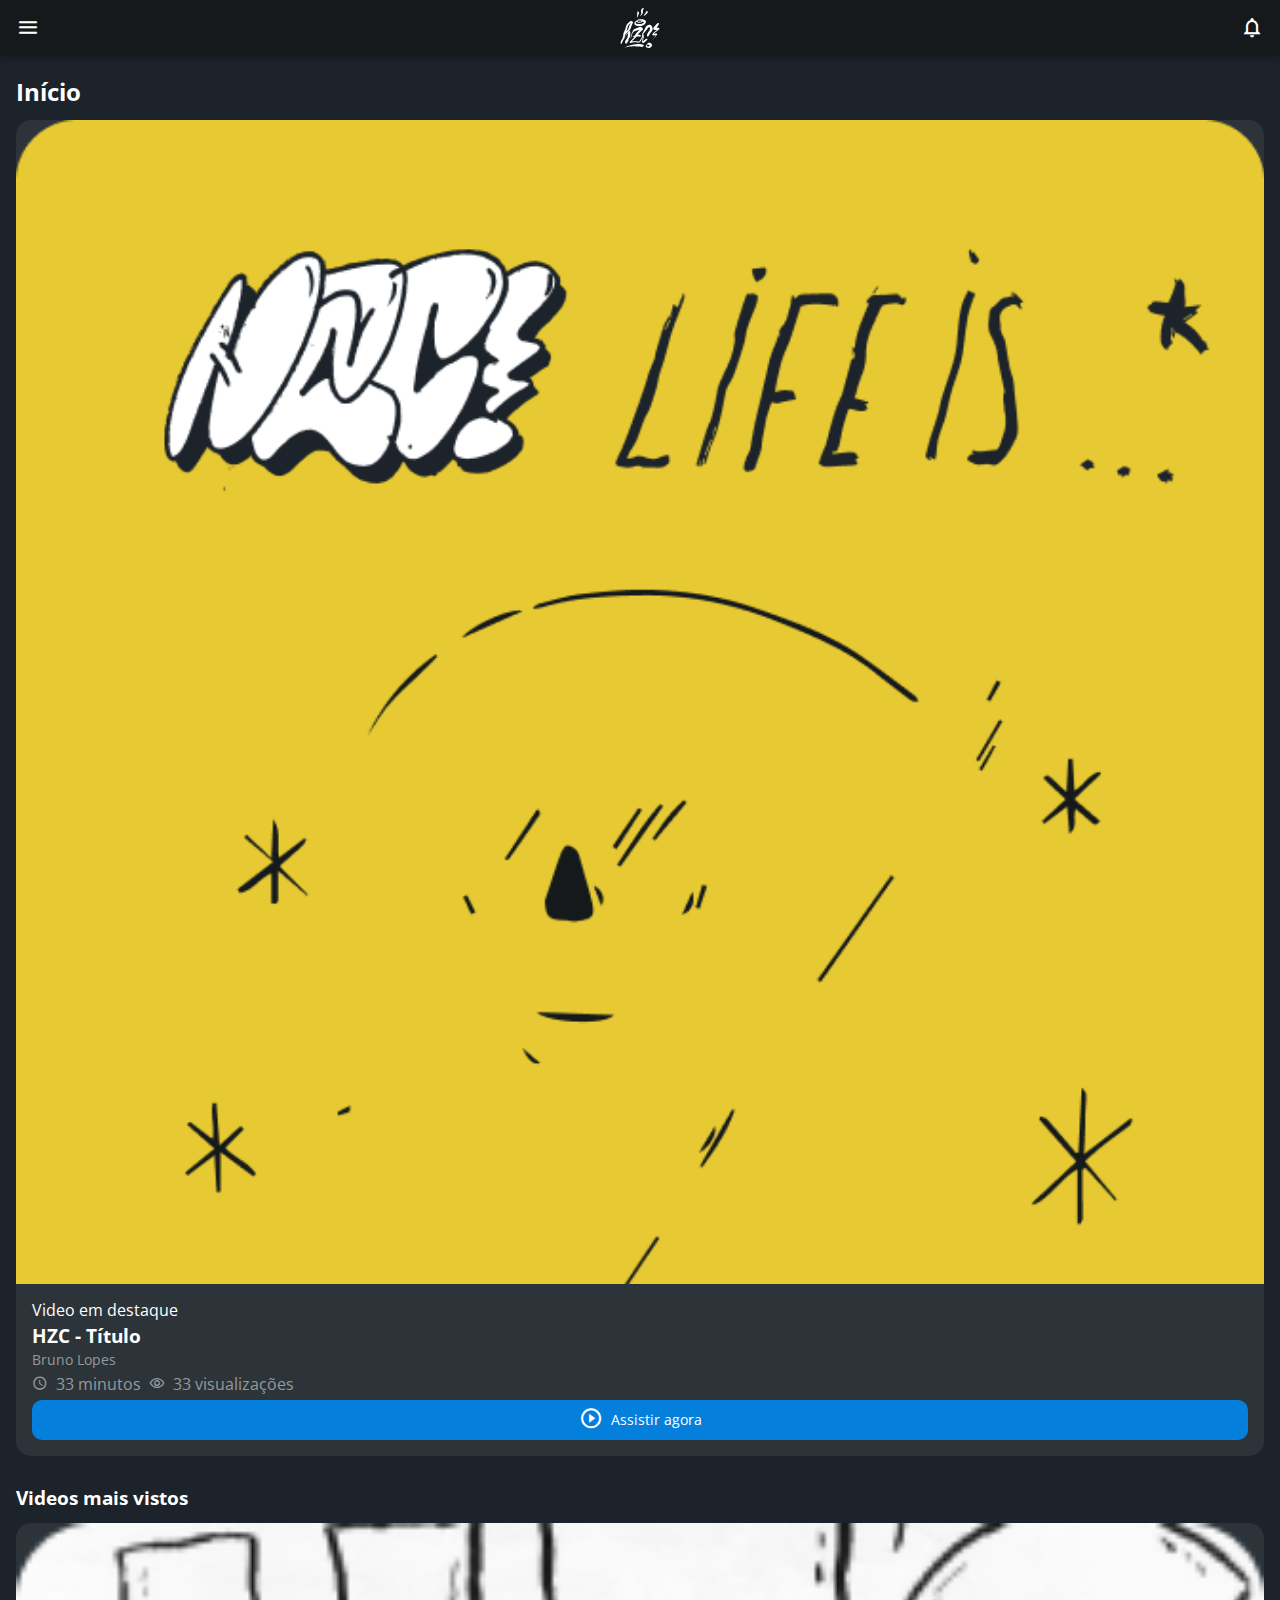
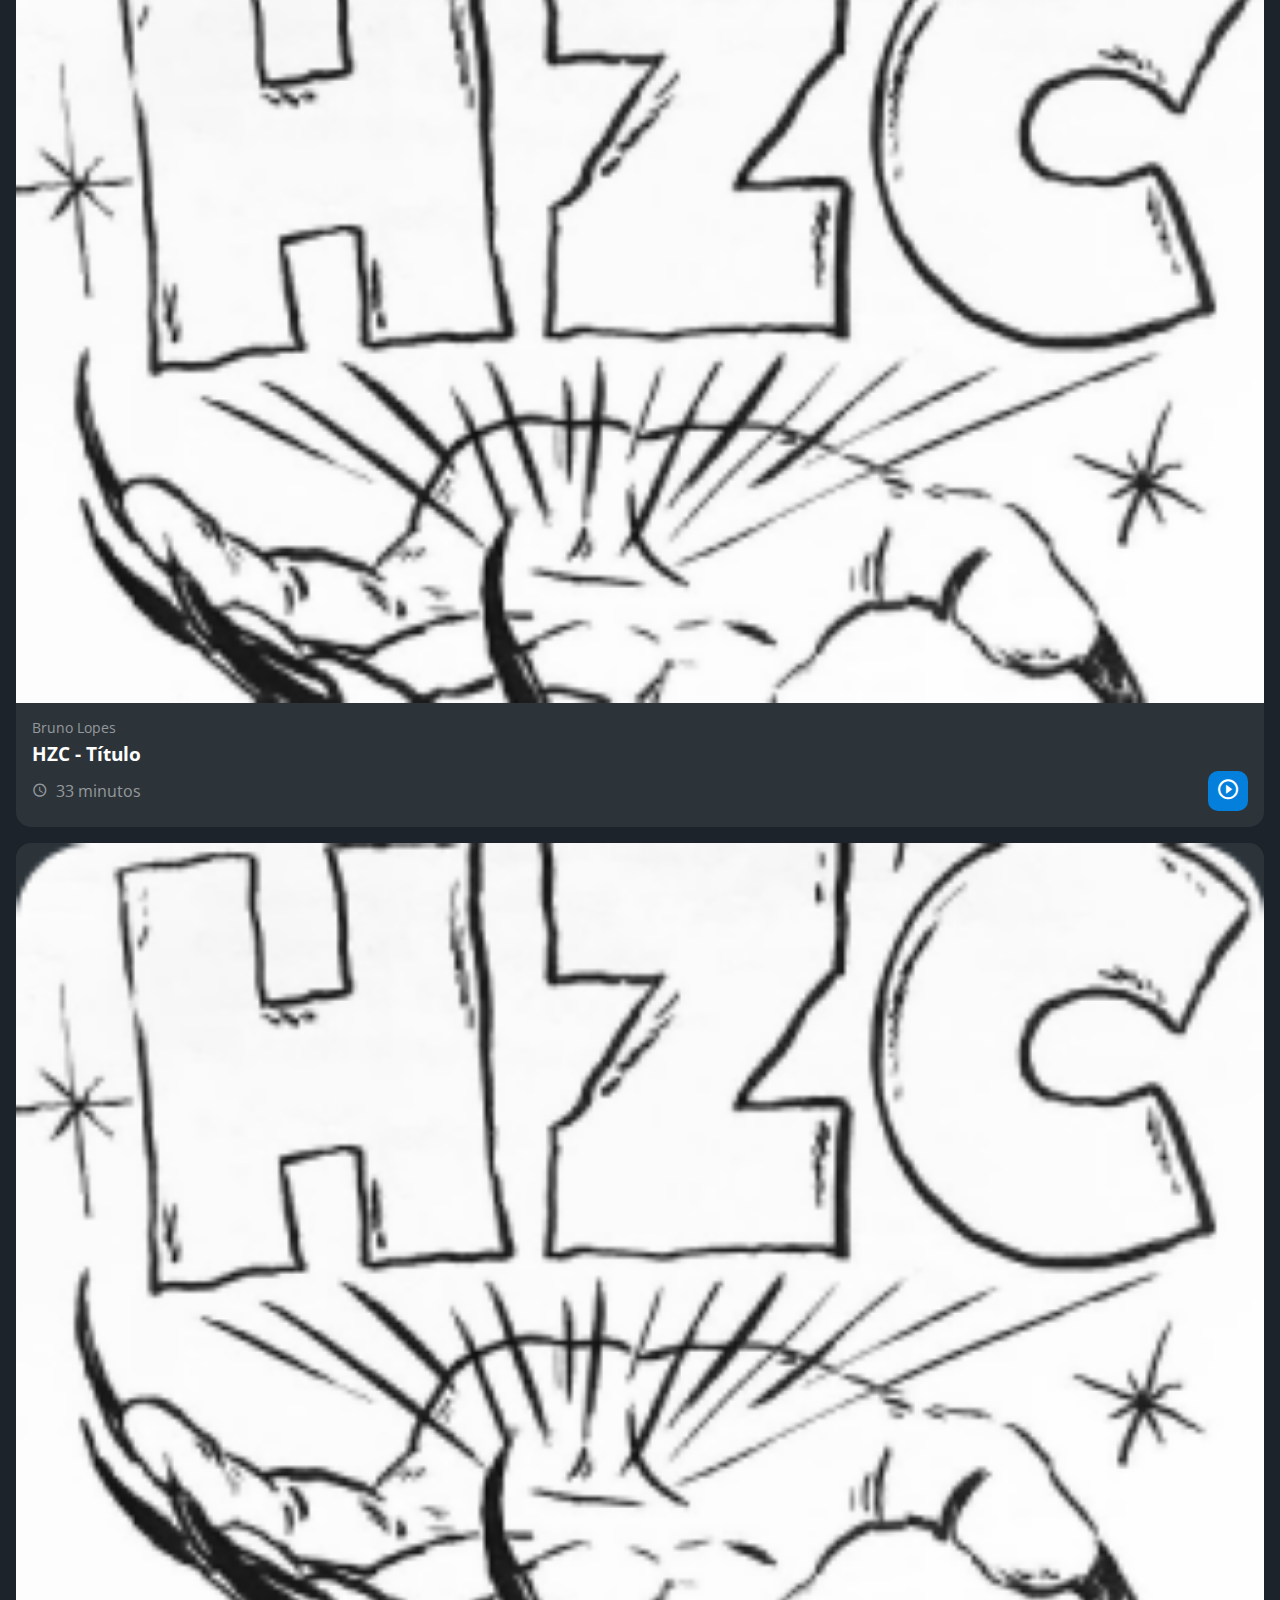
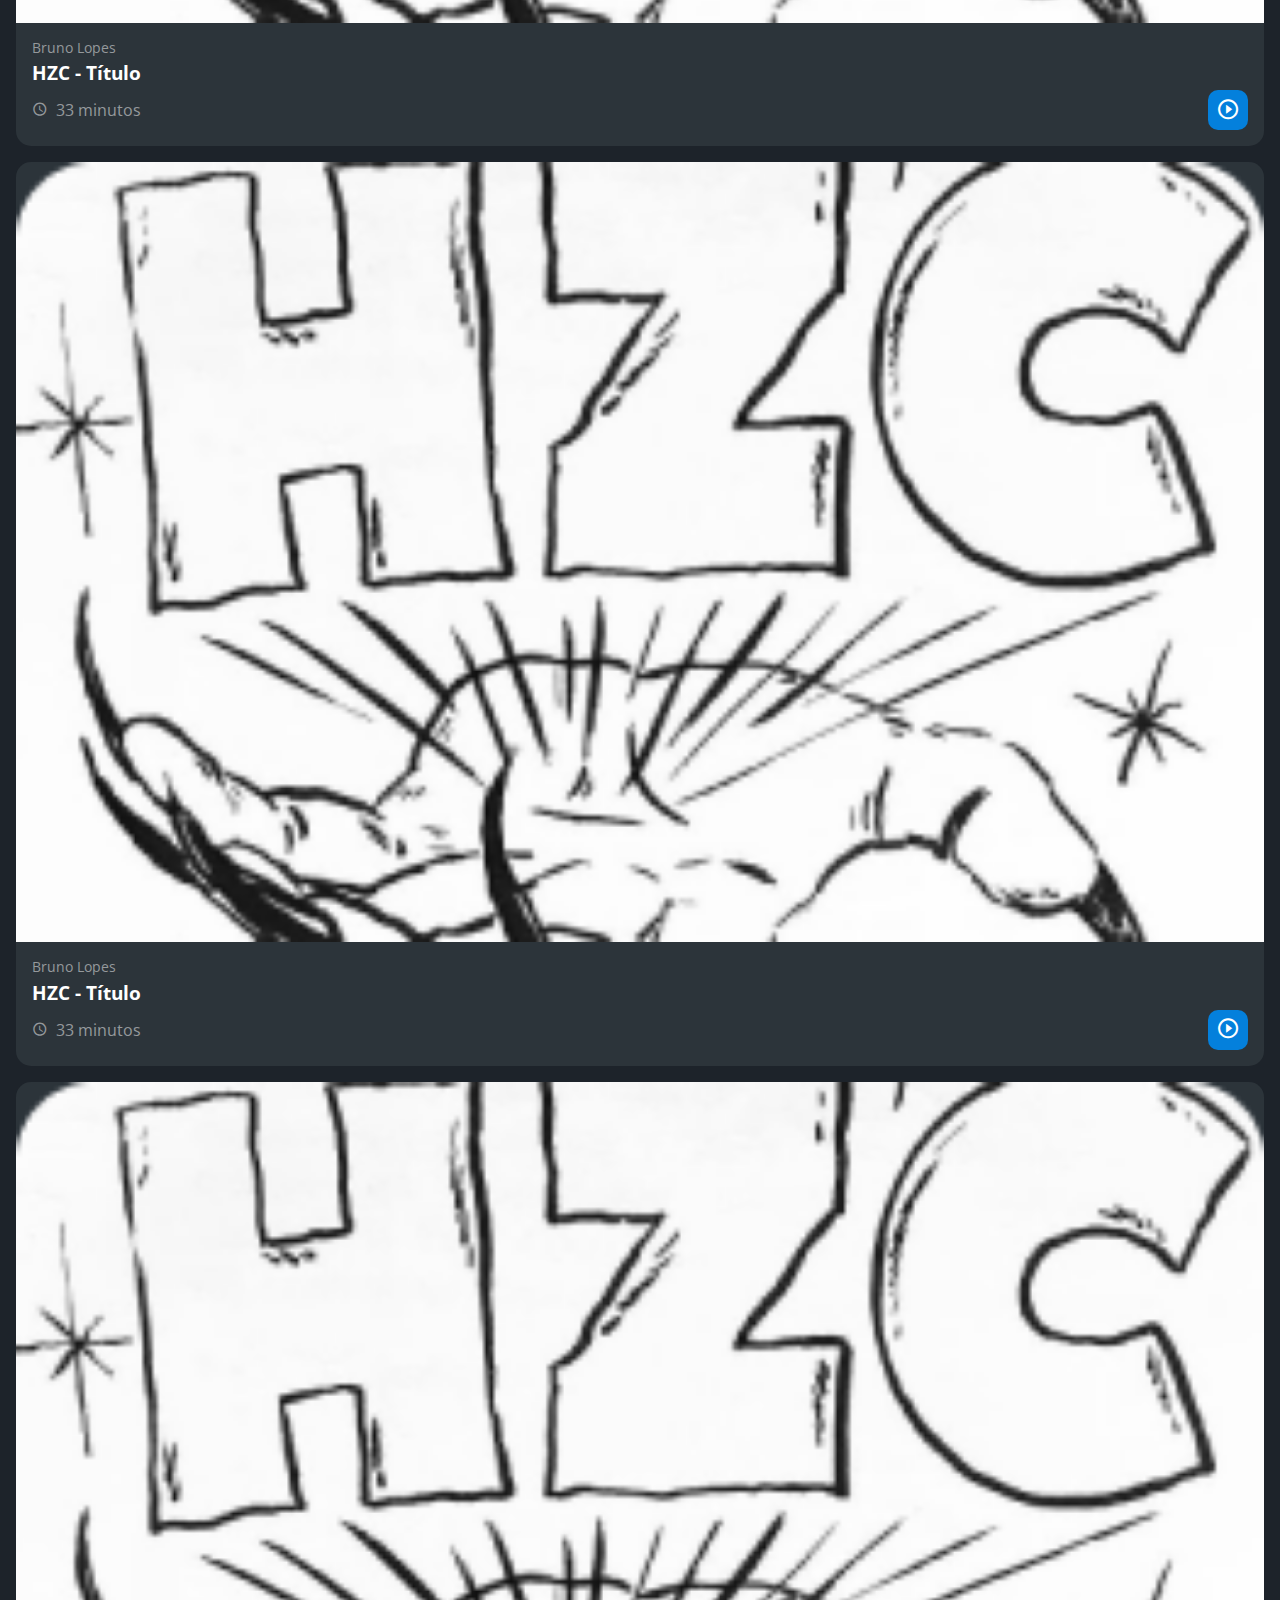
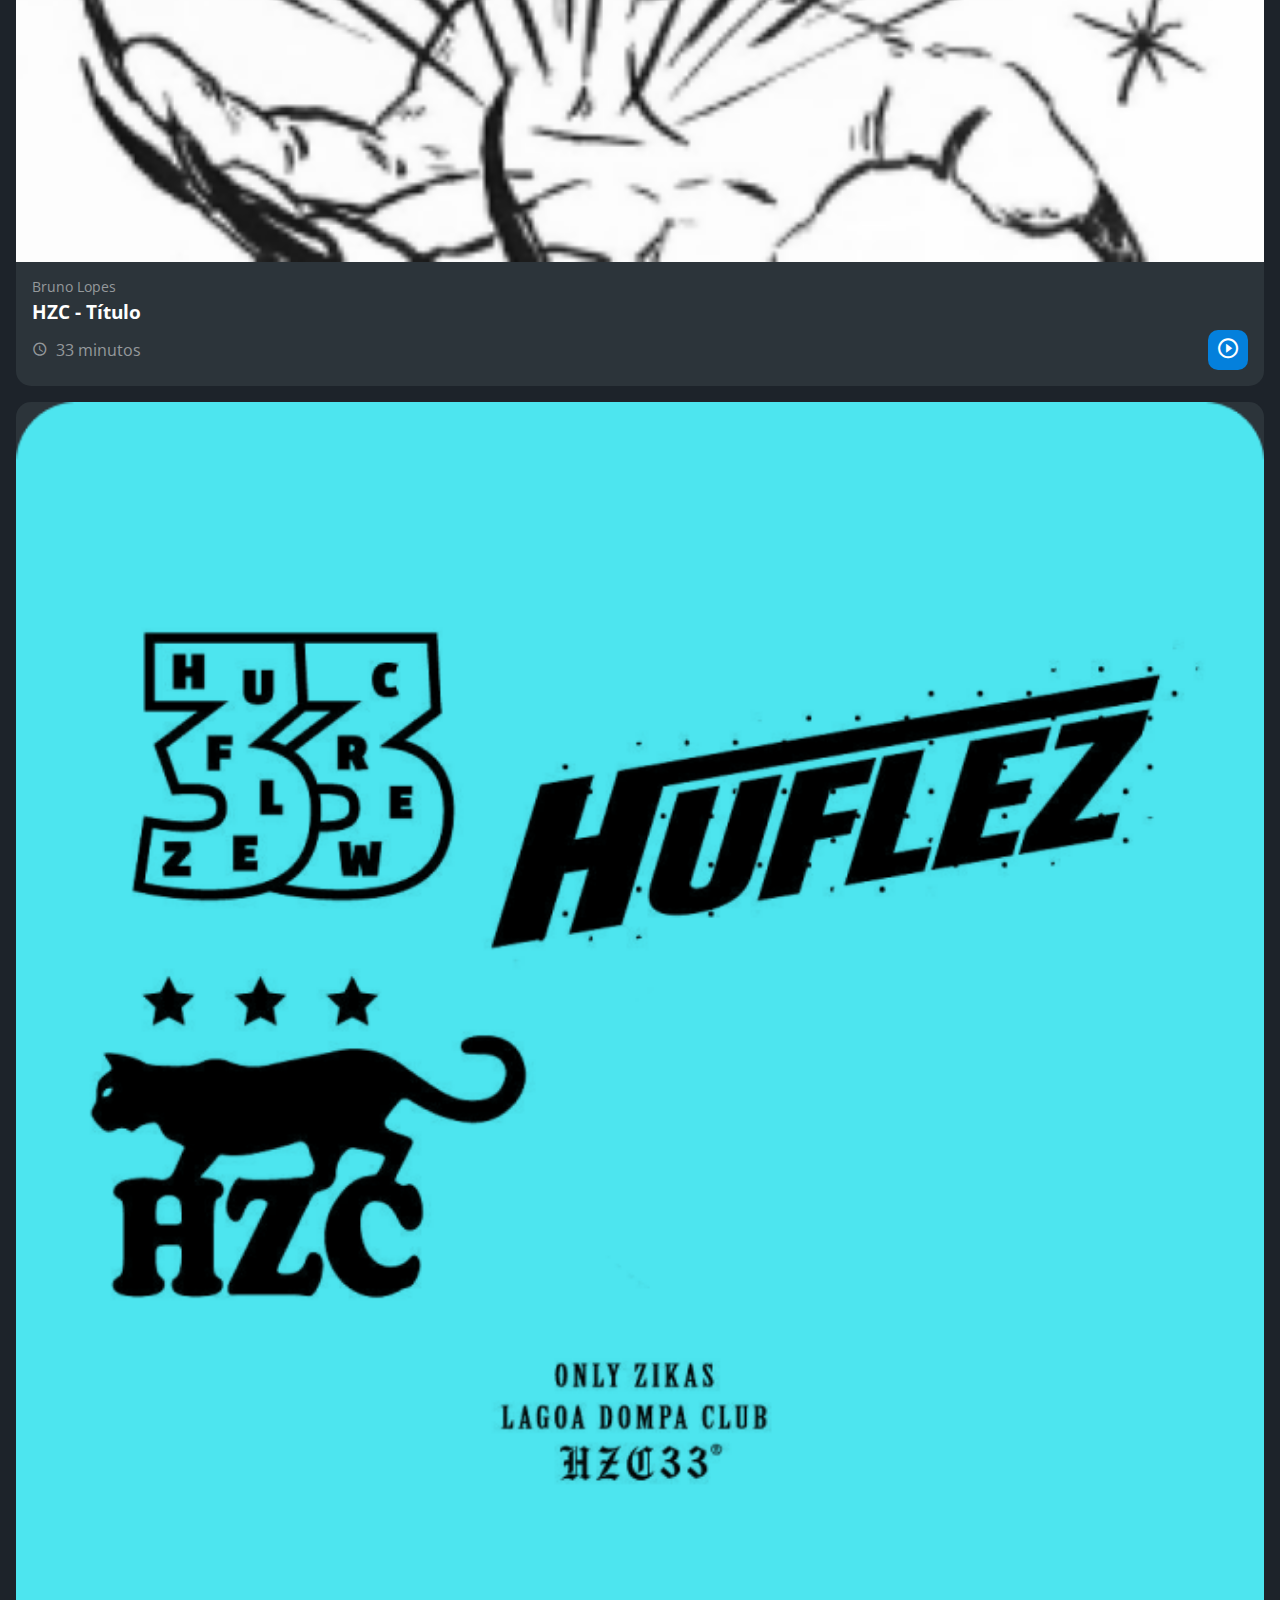
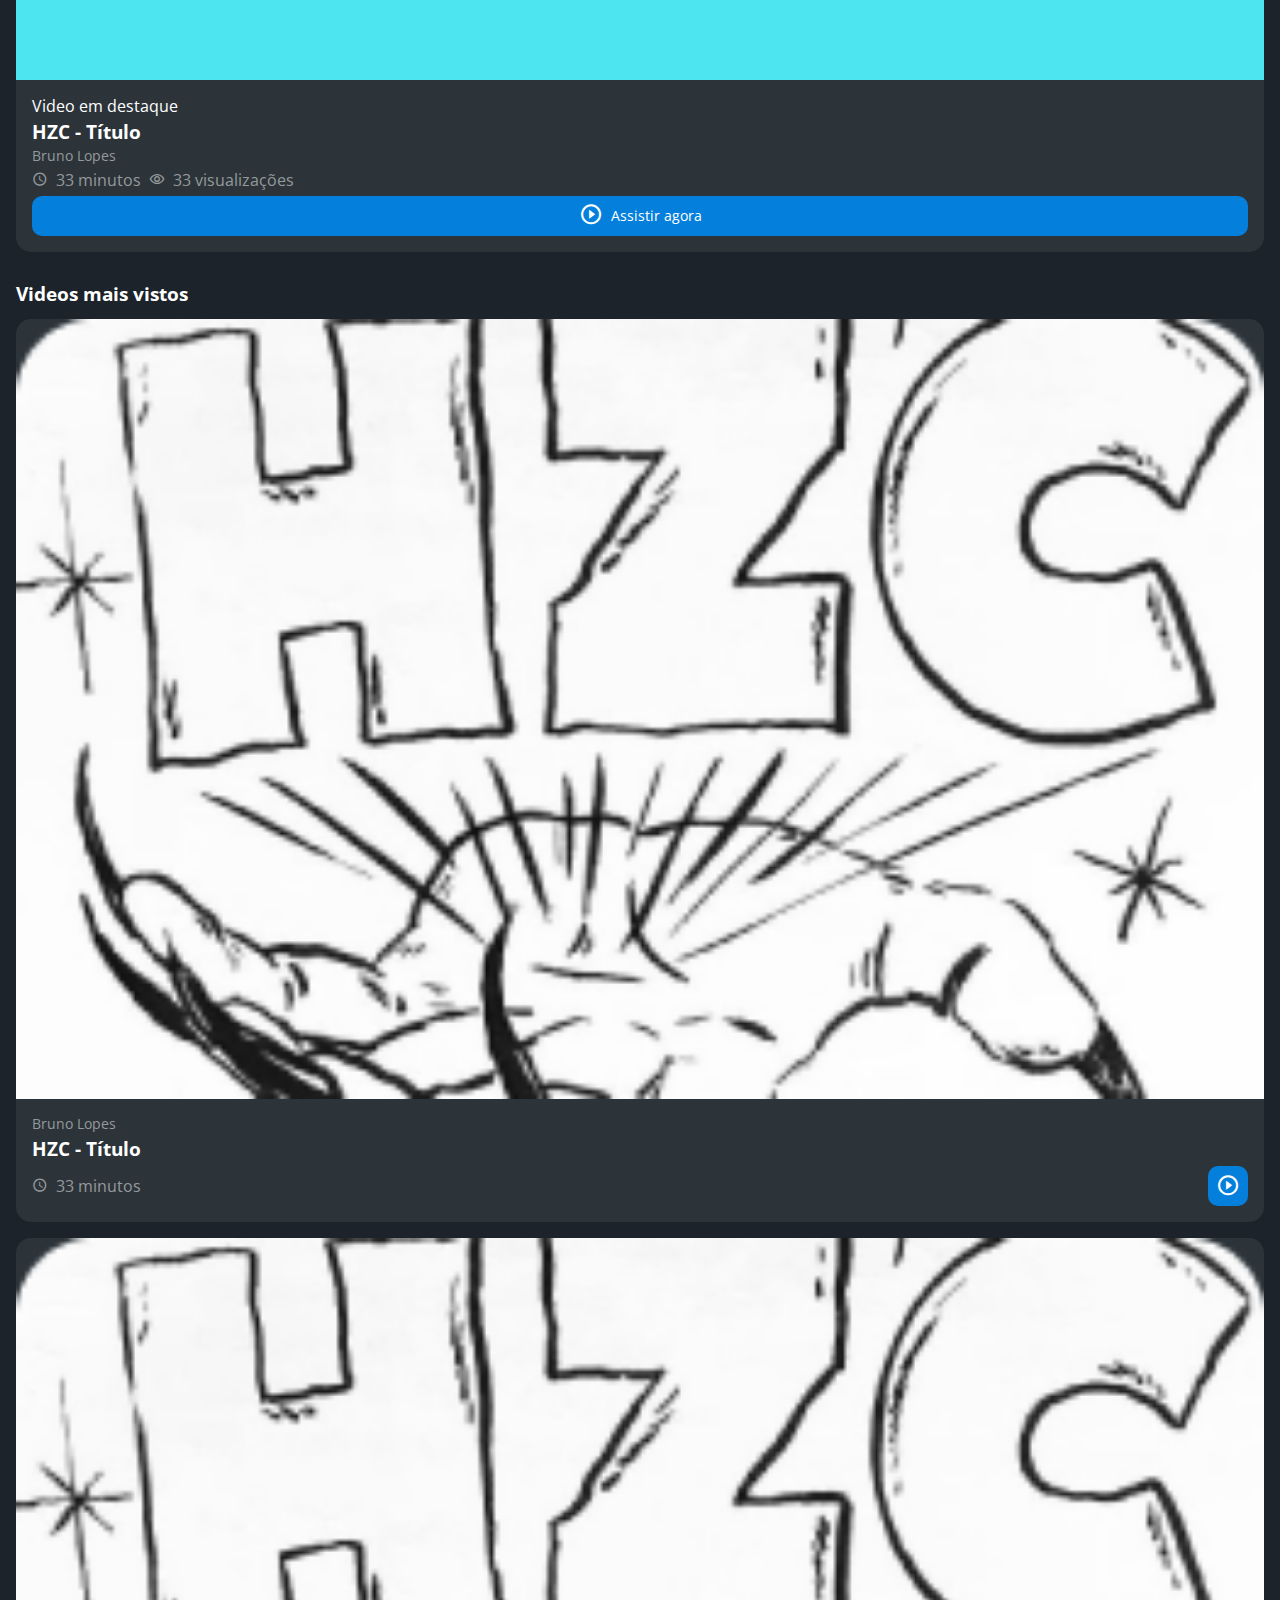
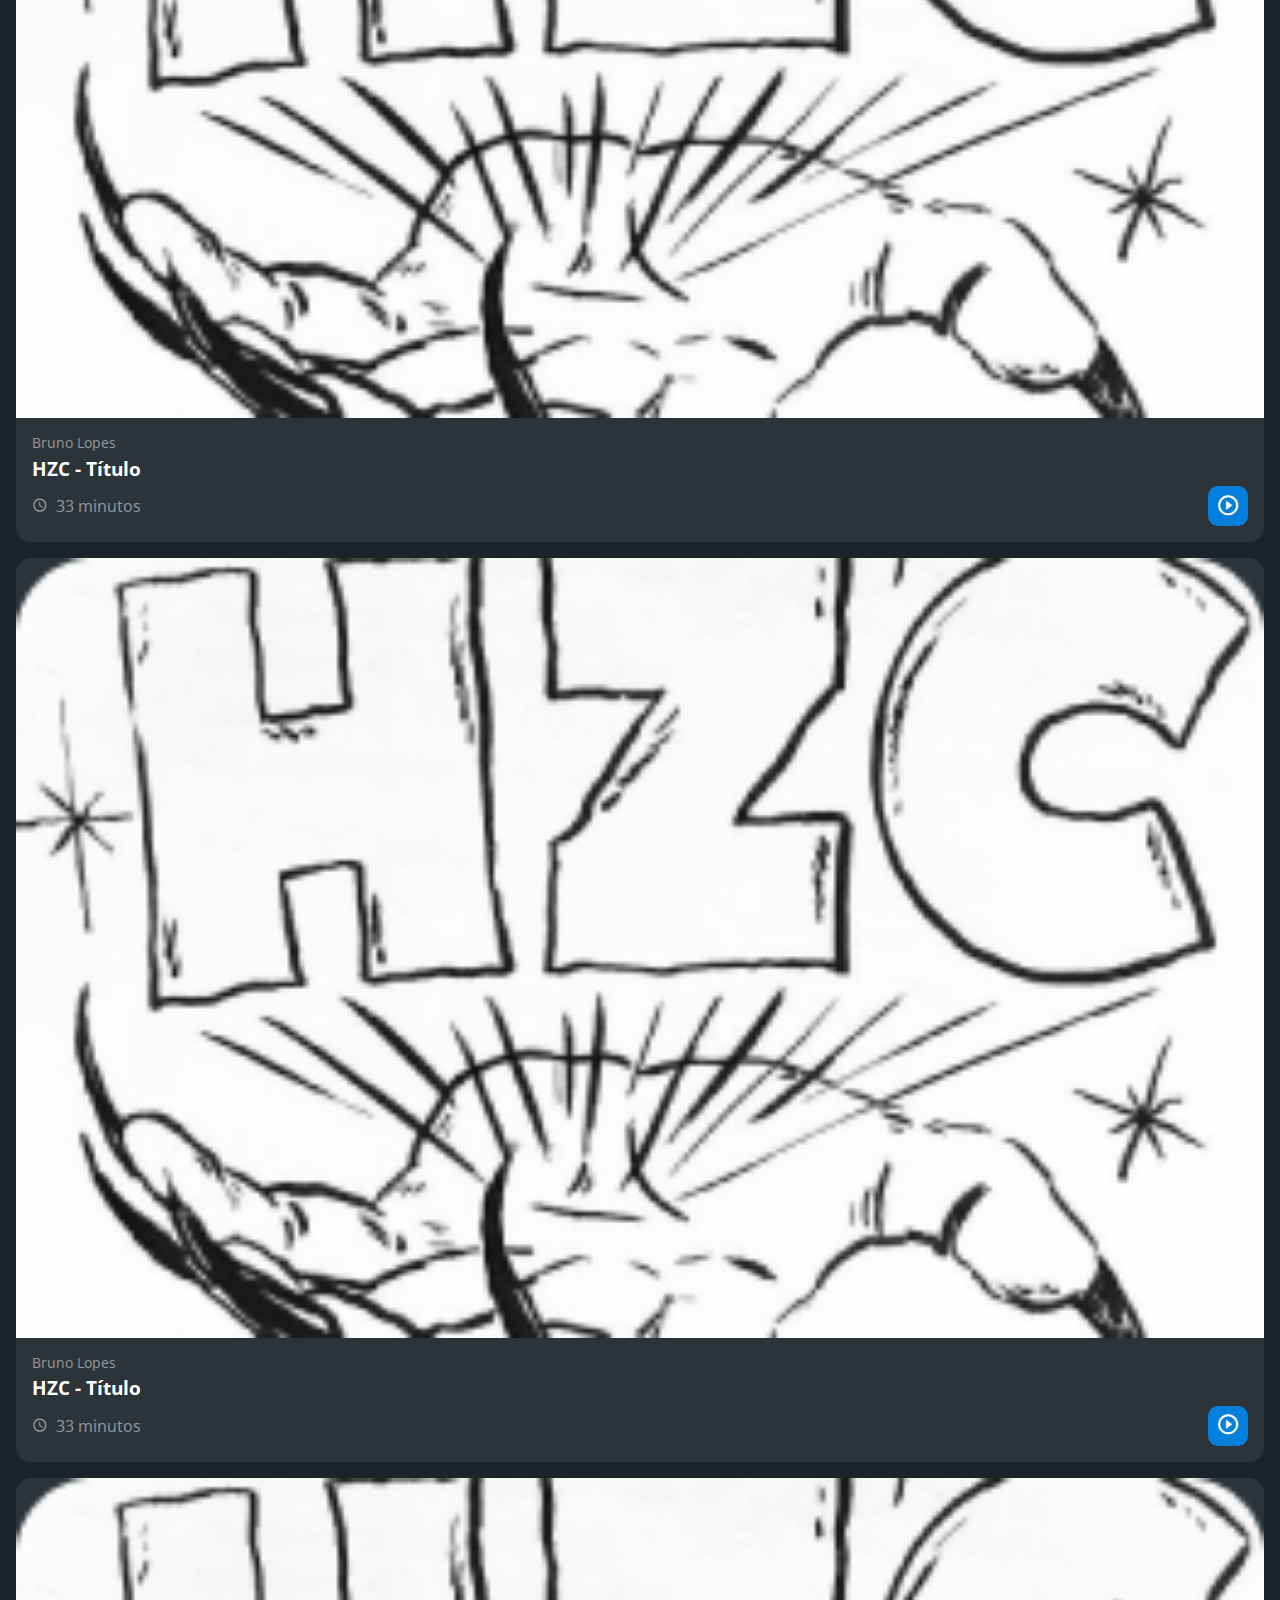
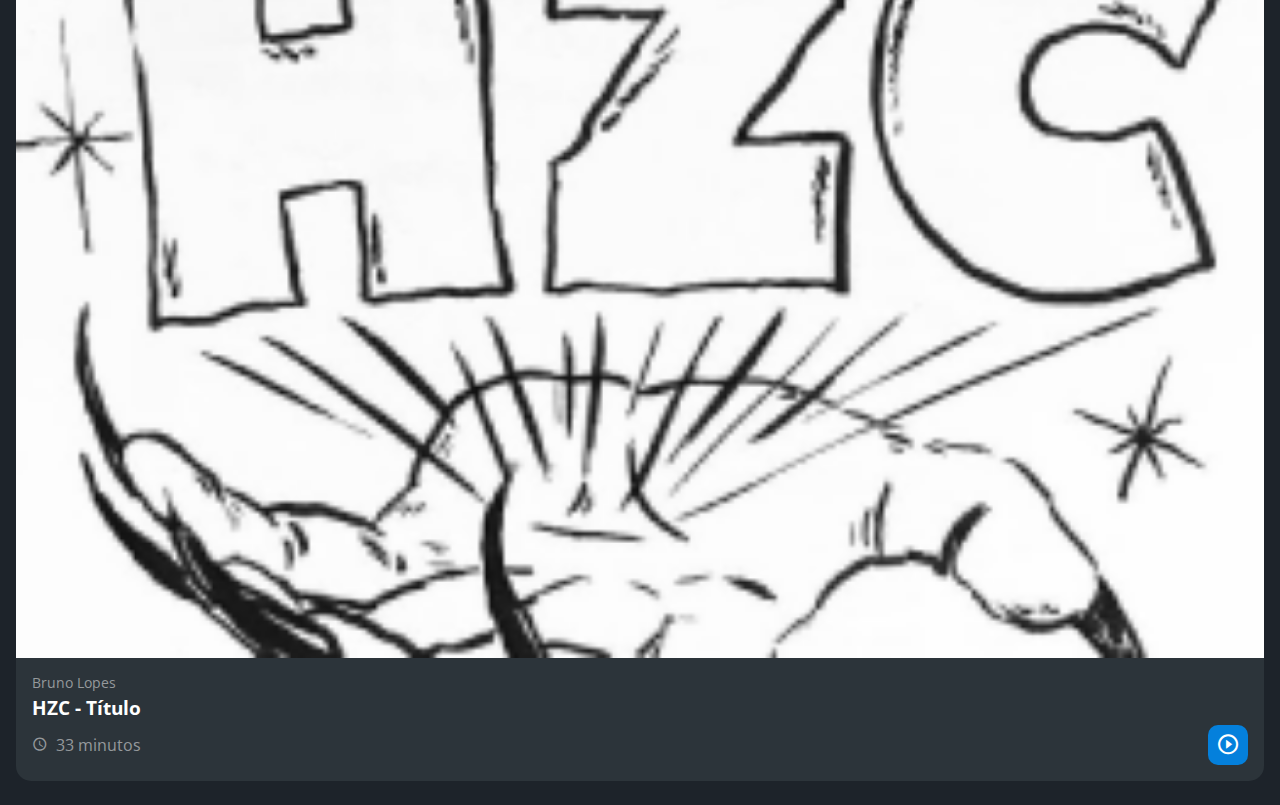
<file: hzc/index.html>
<!DOCTYPE html>
<html lang="pt-br">
<head>
    <meta charset="UTF-8">
    <meta http-equiv="X-UA-Compatible" content="IE=edge">
    <meta name="viewport" content="width=device-width, initial-scale=1.0">
    <title>HZC | Home</title>
    <link rel="preconnect" href="https://fonts.googleapis.com">
    <link rel="preconnect" href="https://fonts.gstatic.com" crossorigin>
    <link rel="stylesheet" href="https://fonts.googleapis.com/css2?family=Open+Sans:wght@400;600;700&display=swap">
    <link rel="stylesheet" href="assets/css/reset.css">
    <link rel="stylesheet" href="assets/css/estilos.css">
</head>
<body>
    <header class="cabecalho">
        <button class="cabecalho__menu" aria-label="Menu"><i></i></button>
        <img src="assets/img/logo.svg" alt="Logotipo da HZC" class="cabecalho__logo">
        <p class="cabecalho__perfil">Bruno Lopes</p>
        <button class="cabecalho__notificacao" aria-label="Notificação"><i></i></button>
    </header>
    <nav class="menu-lateral">
        <img src="assets/img/logo.svg" alt="Logotipo da HZC" class="menu-lateral__logo">
        <a href="#" class="menu-lateral__link menu-lateral__link--inicio menu-lateral__link--ativo">Início</a>
        <a href="#" class="menu-lateral__link menu-lateral__link--videos">Videos</a>
        <a href="#" class="menu-lateral__link menu-lateral__link--picos">Picos</a>
        <a href="#" class="menu-lateral__link menu-lateral__link--integrantes">Integrantes</a>
        <a href="#" class="menu-lateral__link menu-lateral__link--camisas">Camisas</a>
        <a href="#" class="menu-lateral__link menu-lateral__link--pinturas">Pinturas</a>
    </nav>
    <main class="principal">
        <h2 class="titulo-pagina">Início</h2>
        <article class="cartao cartao--destaque destaque-video">
            <img src="assets/img/banner-mobile_1.png" alt="Banner do Cartão" class="cartao__imagem cartao__imagem--mobile">
            <img src="assets/img/banner_1.png" alt="Banner do Cartão" class="cartao__imagem cartao__imagem--desktop">
            <div class="cartao__conteudo">
                <p class="cartao__destaque">Video em destaque</p>
                <h3 class="cartao__titulo">HZC - Título</h3>
                <p class="cartao__perfil">Bruno Lopes</p>
                <p class="cartao__info cartao__info--tempo">33 minutos</p>
                <p class="cartao__info cartao__info--visualizacao">33 visualizações</p>
                <button class="cartao__botao cartao__botao--play cartao__botao--destaque">Assistir agora</button>
            </div>
        </article>
        <article class="cartao cartao--recentes videos-recentes">
            <h3 class="cartao__titulo">Videos recentes</h3>
            <a href="#" class="cartao__link">Ver todos</a>
            <ul class="cartao__lista">
                <li class="cartao__item">
                    <img src="assets/img/miniatura_1.png" alt="Thumbnail" class="cartao__item-thumbnail">
                    <h4 class="cartao__item-titulo">HZC - Love Machine</h4>
                    <p class="cartao__item-perfil">Bruno Lopes</p>
                <li class="cartao__item">
                    <img src="assets/img/miniatura_1.png" alt="Thumbnail" class="cartao__item-thumbnail">
                    <h4 class="cartao__item-titulo">HZC - Love Machine</h4>
                    <p class="cartao__item-perfil">Bruno Lopes</p>
                <li class="cartao__item">
                    <img src="assets/img/miniatura_1.png" alt="Thumbnail" class="cartao__item-thumbnail">
                    <h4 class="cartao__item-titulo">HZC - Love Machine</h4>
                    <p class="cartao__item-perfil">Bruno Lopes</p>
                <li class="cartao__item">
                    <img src="assets/img/miniatura_1.png" alt="Thumbnail" class="cartao__item-thumbnail">
                    <h4 class="cartao__item-titulo">HZC - Love Machine</h4>
                    <p class="cartao__item-perfil">Bruno Lopes</p>
                <li class="cartao__item">
                    <img src="assets/img/miniatura_1.png" alt="Thumbnail" class="cartao__item-thumbnail">
                    <h4 class="cartao__item-titulo">HZC - Love Machine</h4>
                    <p class="cartao__item-perfil">Bruno Lopes</p>
                </li>
            </ul>
        </article>
        <section class="secao secao-videos">
            <h3 class="titulo-secao">Videos mais vistos</h3>
            <article class="cartao">
                <img src="assets/img/video_1.png" alt="Video" class="cartao__imagem">
                <div class="cartao__conteudo">
                    <p class="cartao__perfil">Bruno Lopes</p>
                    <h3 class="cartao__titulo">HZC - Título</h3>
                    <p class="cartao__info cartao__info--tempo">33 minutos</p>
                    <button class="cartao__botao cartao__botao--play" aria-label="Assistir agora"></button>
                </div>
            </article>
            <article class="cartao">
                <img src="assets/img/video_1.png" alt="Video" class="cartao__imagem">
                <div class="cartao__conteudo">
                    <p class="cartao__perfil">Bruno Lopes</p>
                    <h3 class="cartao__titulo">HZC - Título</h3>
                    <p class="cartao__info cartao__info--tempo">33 minutos</p>
                    <button class="cartao__botao cartao__botao--play" aria-label="Assistir agora"></button>
                </div>
            </article>
            <article class="cartao">
                <img src="assets/img/video_1.png" alt="Video" class="cartao__imagem">
                <div class="cartao__conteudo">
                    <p class="cartao__perfil">Bruno Lopes</p>
                    <h3 class="cartao__titulo">HZC - Título</h3>
                    <p class="cartao__info cartao__info--tempo">33 minutos</p>
                    <button class="cartao__botao cartao__botao--play" aria-label="Assistir agora"></button>
                </div>
            </article>
            <article class="cartao">
                <img src="assets/img/video_1.png" alt="Video" class="cartao__imagem">
                <div class="cartao__conteudo">
                    <p class="cartao__perfil">Bruno Lopes</p>
                    <h3 class="cartao__titulo">HZC - Título</h3>
                    <p class="cartao__info cartao__info--tempo">33 minutos</p>
                    <button class="cartao__botao cartao__botao--play" aria-label="Assistir agora"></button>
                </div>
            </article>
        </section>
        <article class="cartao cartao--recentes produtos-recentes">
            <h3 class="cartao__titulo">Videos recentes</h3>
            <a href="#" class="cartao__link">Ver todos</a>
            <ul class="cartao__lista">
                <li class="cartao__item">
                    <img src="assets/img/miniatura_1.png" alt="Thumbnail" class="cartao__item-thumbnail">
                    <h4 class="cartao__item-titulo">HZC - Love Machine</h4>
                    <p class="cartao__item-perfil">Bruno Lopes</p>
                <li class="cartao__item">
                    <img src="assets/img/miniatura_1.png" alt="Thumbnail" class="cartao__item-thumbnail">
                    <h4 class="cartao__item-titulo">HZC - Love Machine</h4>
                    <p class="cartao__item-perfil">Bruno Lopes</p>
                <li class="cartao__item">
                    <img src="assets/img/miniatura_1.png" alt="Thumbnail" class="cartao__item-thumbnail">
                    <h4 class="cartao__item-titulo">HZC - Love Machine</h4>
                    <p class="cartao__item-perfil">Bruno Lopes</p>
                <li class="cartao__item">
                    <img src="assets/img/miniatura_1.png" alt="Thumbnail" class="cartao__item-thumbnail">
                    <h4 class="cartao__item-titulo">HZC - Love Machine</h4>
                    <p class="cartao__item-perfil">Bruno Lopes</p>
                <li class="cartao__item">
                    <img src="assets/img/miniatura_1.png" alt="Thumbnail" class="cartao__item-thumbnail">
                    <h4 class="cartao__item-titulo">HZC - Love Machine</h4>
                    <p class="cartao__item-perfil">Bruno Lopes</p>
                </li>
            </ul>
        </article>
        <article class="cartao cartao--destaque destaque-produtos">
            <img src="assets/img/banner-mobile_2.png" alt="Banner do Cartão" class="cartao__imagem cartao__imagem--mobile">
            <img src="assets/img/banner_2.png" alt="Banner do Cartão" class="cartao__imagem cartao__imagem--desktop">
            <div class="cartao__conteudo">
                <p class="cartao__destaque">Video em destaque</p>
                <h3 class="cartao__titulo">HZC - Título</h3>
                <p class="cartao__perfil">Bruno Lopes</p>
                <p class="cartao__info cartao__info--tempo">33 minutos</p>
                <p class="cartao__info cartao__info--visualizacao">33 visualizações</p>
                <button class="cartao__botao cartao__botao--play cartao__botao--destaque">Assistir agora</button>
            </div>
        </article>
        <section class="secao secao-produtos">
            <h3 class="titulo-secao">Videos mais vistos</h3>
            <article class="cartao">
                <img src="assets/img/video_1.png" alt="Video" class="cartao__imagem">
                <div class="cartao__conteudo">
                    <p class="cartao__perfil">Bruno Lopes</p>
                    <h3 class="cartao__titulo">HZC - Título</h3>
                    <p class="cartao__info cartao__info--tempo">33 minutos</p>
                    <button class="cartao__botao cartao__botao--play" aria-label="Assistir agora"></button>
                </div>
            </article>
            <article class="cartao">
                <img src="assets/img/video_1.png" alt="Video" class="cartao__imagem">
                <div class="cartao__conteudo">
                    <p class="cartao__perfil">Bruno Lopes</p>
                    <h3 class="cartao__titulo">HZC - Título</h3>
                    <p class="cartao__info cartao__info--tempo">33 minutos</p>
                    <button class="cartao__botao cartao__botao--play" aria-label="Assistir agora"></button>
                </div>
            </article>
            <article class="cartao">
                <img src="assets/img/video_1.png" alt="Video" class="cartao__imagem">
                <div class="cartao__conteudo">
                    <p class="cartao__perfil">Bruno Lopes</p>
                    <h3 class="cartao__titulo">HZC - Título</h3>
                    <p class="cartao__info cartao__info--tempo">33 minutos</p>
                    <button class="cartao__botao cartao__botao--play" aria-label="Assistir agora"></button>
                </div>
            </article>
            <article class="cartao">
                <img src="assets/img/video_1.png" alt="Video" class="cartao__imagem">
                <div class="cartao__conteudo">
                    <p class="cartao__perfil">Bruno Lopes</p>
                    <h3 class="cartao__titulo">HZC - Título</h3>
                    <p class="cartao__info cartao__info--tempo">33 minutos</p>
                    <button class="cartao__botao cartao__botao--play" aria-label="Assistir agora"></button>
                </div>
            </article>
        </section>
    </main>
    <script src="index.js"></script>
</body>
</html>
</file>
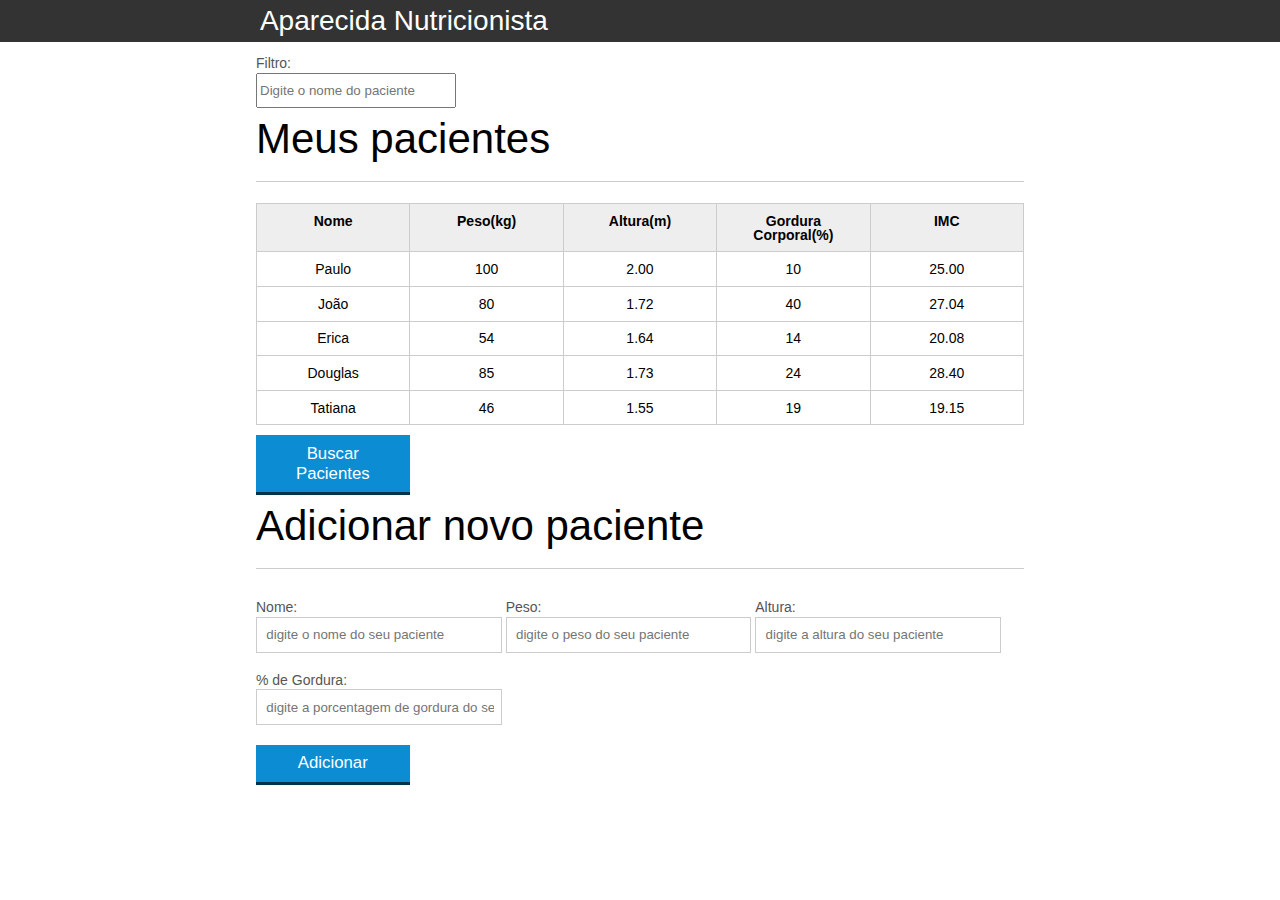
<file: nutri/index.html>
<!DOCTYPE html>
<html lang="pt-br">
	<head>
		<meta charset="UTF-8">
		<title>Aparecida Nutrição</title>
		<link rel="icon" href="favicon.ico" type="image/x-icon">
		<link rel="stylesheet" type="text/css" href="css/reset.css">
		<link rel="stylesheet" type="text/css" href="css/index.css">

	</head>
	<body>

		<header>
			<div class="container">
				<h1 class = "titulo">Aparecida Nutrição</h1>
			</div>
		</header>
		<main>
			<section class="container">
				<label for="filtrar-tabela">Filtro:</label>
    			<input type="text" name="filtro" id="filtrar-tabela" placeholder="Digite o nome do paciente">
				<h2>Meus pacientes</h2>
				<table>
					<thead>
						<tr>
							<th>Nome</th>
							<th>Peso(kg)</th>
							<th>Altura(m)</th>
							<th>Gordura Corporal(%)</th>
							<th>IMC</th>
						</tr>
					</thead>
					<tbody id="tabela-pacientes">
						<tr class="paciente" id="primeiro-paciente">
							<td class="info-nome">Paulo</td>
							<td class="info-peso">100</td>
							<td class="info-altura">2.00</td>
							<td class="info-gordura">10</td>
							<td class="info-imc">0</td>
						</tr>

						<tr class="paciente" >
							<td class="info-nome">João</td>
							<td class="info-peso">80</td>
							<td class="info-altura">1.72</td>
							<td class="info-gordura">40</td>
							<td class="info-imc">0</td>
						</tr>

						<tr class="paciente" >
							<td class="info-nome">Erica</td>
							<td class="info-peso">54</td>
							<td class="info-altura">1.64</td>
							<td class="info-gordura">14</td>
							<td class="info-imc">0</td>
						</tr>

						<tr class="paciente">
							<td class="info-nome">Douglas</td>
							<td class="info-peso">85</td>
							<td class="info-altura">1.73</td>
							<td class="info-gordura">24</td>
							<td class="info-imc">0</td>
						</tr>
						<tr class="paciente" >
							<td class="info-nome">Tatiana</td>
							<td class="info-peso">46</td>
							<td class="info-altura">1.55</td>
							<td class="info-gordura">19</td>
							<td class="info-imc">0</td>
						</tr>
					</tbody>
				</table>
 				<button id="buscar-pacientes" class="botao bto-principal">Buscar Pacientes</button>
			</section>
		</main>
<section class="container">
    <h2 id="titulo-form">Adicionar novo paciente</h2>
	<ul id="mensagens-erro"></ul>
    <form id="form-adiciona">
        <div class="grupo">
            <label for="nome">Nome:</label>
            <input id="nome" name="nome" type="text" placeholder="digite o nome do seu paciente" class="campo">
        </div>
        <div class="grupo">
            <label for="peso">Peso:</label>
            <input id="peso" name="peso" type="text" placeholder="digite o peso do seu paciente" class="campo campo-medio">
        </div>
        <div class="grupo">
            <label for="altura">Altura:</label>
            <input id="altura" name="altura" type="text" placeholder="digite a altura do seu paciente" class="campo campo-medio">
        </div>
        <div class="grupo">
            <label for="gordura">% de Gordura:</label>
            <input id="gordura" type="text" placeholder="digite a porcentagem de gordura do seu paciente" class="campo campo-medio">
        </div>

        <span id="erro-ajax" class="invisivel">Erro ao buscar os pacientes</span>
		<button id="adicionar-paciente" class="botao bto-principal">Adicionar</button>
		
    </form>
</section>
	<script src="js\calcula-imc.js"></script>
	<script src="js\form.js"></script>
	<script src="js\remover-paciente.js"></script>
	<script src="js\filtra.js"></script>
	<script src="js\buscar-pacientes.js"></script>

	</body>
</html>
</file>
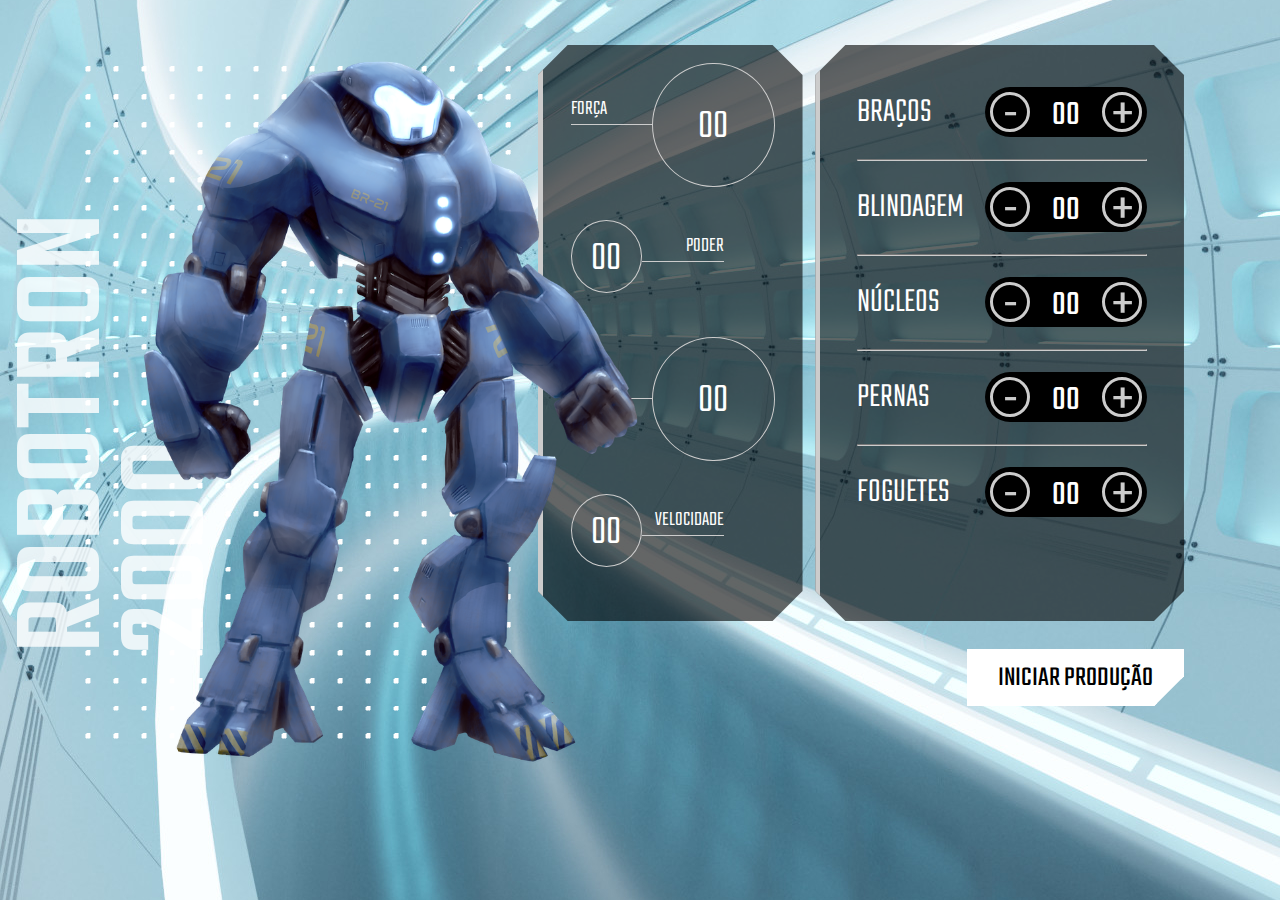
<file: robotron-2000/index.html>
<!DOCTYPE html>
<html lang="en">
<head>
    <meta charset="UTF-8">
    <meta http-equiv="X-UA-Compatible" content="IE=edge">
    <meta name="viewport" content="width=device-width, initial-scale=1.0">
    <link rel="shortcut icon" type="image/jpg" href="img/favicon.ico"/>
    <title>Robotron 2000</title>

    <link rel="stylesheet" href="css/style.css">
    <link rel="preconnect" href="https://fonts.googleapis.com">
    <link rel="preconnect" href="https://fonts.gstatic.com" crossorigin>
    <link href="https://fonts.googleapis.com/css2?family=Teko:wght@300;500&display=swap" rel="stylesheet"> 
</head>
<body>
    <main>
        <section class="robotron">
            <img class="robo" src="img/robotron.png" alt="Robotron">
            <figcaption class="titulo">ROBOTRON <br>2000</figcaption>
        </section>

        <section class="box estatisticas">
            <div class="estatistica">
                <p class="estatistica-titulo">Força</p>
                <div class="estatistica-valor">
                    <p class="estatistica-numero" data-estatistica="forca">00</p>
                </div>
            </div>
            <div class="estatistica">
                <p class="estatistica-titulo">Poder</p>
                <div class="estatistica-valor">
                    <p class="estatistica-numero" data-estatistica="poder">00</p>
                </div>
            </div>
            <div class="estatistica">
                <p class="estatistica-titulo">Energia</p>
                <div class="estatistica-valor">
                    <p class="estatistica-numero" data-estatistica="energia">00</p>
                </div>
            </div>
            <div class="estatistica">
                <p class="estatistica-titulo">Velocidade</p>
                <div class="estatistica-valor">
                    <p class="estatistica-numero" data-estatistica="velocidade">00</p>
                </div>
            </div>
        </section>

        <section class="equipamentos">
            <form action="" class="montador">
                <div class="box montador-conteudo">
                    <div class="peca">
                        <label for="" class="peca-titulo">Braços</label>
                        <div class="controle">
                            <buttom class="controle-ajuste" data-controle="-" data-peca="bracos">-</buttom>
                            <input type="text" class="controle-contador" value="00" data-contador>
                            <buttom class="controle-ajuste" data-controle="+" data-peca="bracos">+</buttom>
                        </div>
                    </div>
                    <hr class="linha">
                    <div class="peca">
                        <label for="" class="peca-titulo">Blindagem</label>
                        <div class="controle">
                            <buttom class="controle-ajuste" data-controle="-" data-peca="blindagem">-</buttom>
                            <input type="text" class="controle-contador" value="00" data-contador>
                            <buttom class="controle-ajuste" data-controle="+" data-peca="blindagem">+</buttom>
                        </div>
                    </div>
                    <hr class="linha">
                    <div class="peca">
                        <label for="" class="peca-titulo">Núcleos</label>
                        <div class="controle">
                            <buttom class="controle-ajuste" data-controle="-" data-peca="nucleos">-</buttom>
                            <input type="text" class="controle-contador" value="00" data-contador>
                            <buttom class="controle-ajuste" data-controle="+" data-peca="nucleos">+</buttom>
                        </div>
                    </div>
                    <hr class="linha">
                    <div class="peca">
                        <label for="" class="peca-titulo">Pernas</label>
                        <div class="controle">
                            <buttom class="controle-ajuste" data-controle="-" data-peca="pernas">-</buttom>
                            <input type="text" class="controle-contador" value="00" data-contador>
                            <buttom class="controle-ajuste" data-controle="+" data-peca="pernas">+</buttom>
                        </div>
                    </div>
                    <hr class="linha">
                    <div class="peca">
                        <label for="" class="peca-titulo">Foguetes</label>
                        <div class="controle">
                            <buttom class="controle-ajuste" data-controle="-" data-peca="foguetes">-</buttom>
                            <input type="text" class="controle-contador" value="00" data-contador>
                            <buttom class="controle-ajuste" data-controle="+" data-peca="foguetes">+</buttom>
                        </div>
                    </div>
                </div>
                <input type="submit" value="Iniciar produção" class="producao" id="producao">
            </form>
        </section>
    </main>
    <script src="js/main.js"></script>
</body>
</html>
</file>
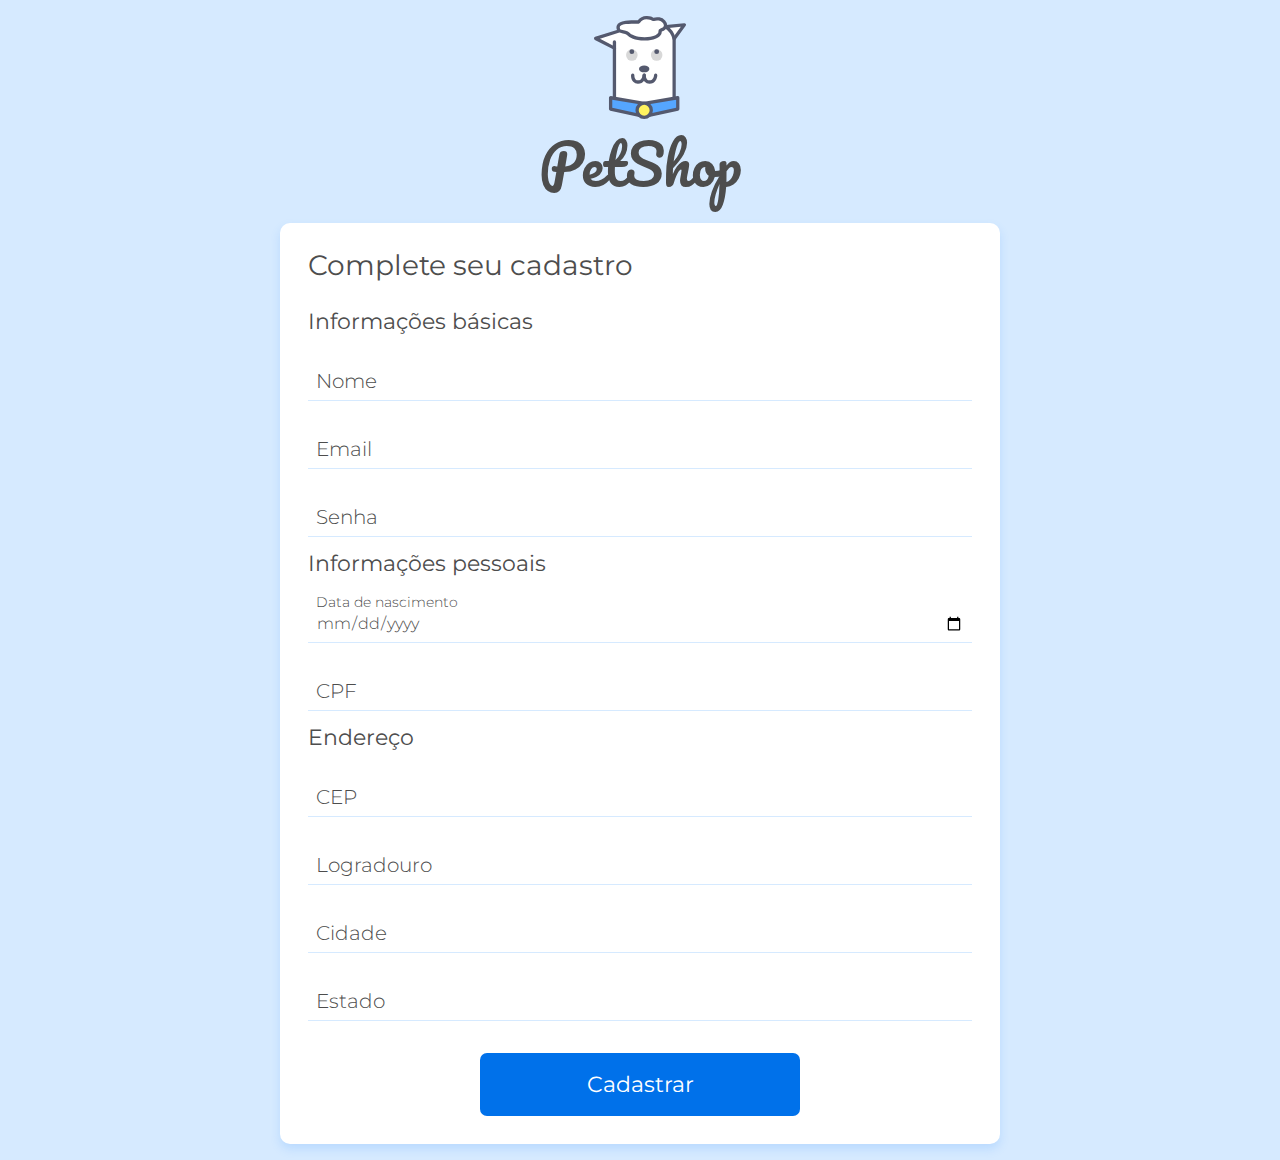
<file: validacao-doguito/cadastro.html>
<!DOCTYPE html>
<html lang="pt">
<head>
    <meta charset="UTF-8">
    <meta name="viewport" content="width=device-width, initial-scale=1.0">
    <title>Doguito Petshop | Criar conta</title>
    <link href="https://fonts.googleapis.com/css2?family=Montserrat:wght@300;400&display=swap" rel="stylesheet">
    <link href="https://fonts.googleapis.com/css2?family=Pacifico&display=swap" rel="stylesheet"> 
    <link rel="stylesheet" href="./assets/css/base/base.css">
    <link rel="stylesheet" href="./assets/css/cadastro.css">
    <link rel="stylesheet" href="./assets/css/componentes/cartao.css">
    <link rel="stylesheet" href="./assets/css/componentes/inputs.css">
    <link rel="stylesheet" href="./assets/css/componentes/botao.css">
</head>
<body>
    <main class="container flex flex--coluna flex--centro">
        <div class="cadastro-cabecalho">
            <img src="./assets/img/doguito.svg" alt="Logo Doguito" class="cadastro-cabecalho__logo">
            <h1 class="cadastro-cabecalho__titulo">PetShop</h1>
        </div>
        <section class="cartao">
            <h2 class="cartao__titulo">Complete seu cadastro</h2>
            <form action="./cadastro_concluido.html" class="formulario flex flex--coluna">
                <fieldset>
                    <legend class="formulario__legenda">Informações básicas</legend>
                    <div class="input-container">
                        <input name="nome" id="nome" class="input" type="text" placeholder="Nome" data-tipo="nome" required>
                        <label class="input-label" for="nome">Nome</label>
                        <span class="input-mensagem-erro">Este campo não está válido</span>
                    </div>
                    <div class="input-container">
                        <input name="email" id="email" class="input" type="email" placeholder="Email" data-tipo="email" required>
                        <label class="input-label" for="email">Email</label>
                        <span class="input-mensagem-erro">Este campo não está válido</span>
                    </div>
                    <div class="input-container">
                        <input name="senha" id="senha" class="input" type="password" placeholder="Senha" pattern="^(?=.*[a-z])(?=.*[A-Z])(?=.*[0-9])(?!.*[ !@#$%^&*_=+-]).{6,12}$" title="A senha deve conter entre 6 a 12 caracteres, deve conter pelo menos uma letra maiúscula, um número e não deve conter símbolos." data-tipo="senha" required>
                        <label class="input-label" for="senha">Senha</label>
                        <span class="input-mensagem-erro">Este campo não está válido</span>
                    </div>
                </fieldset>
                <fieldset>
                    <legend class="formulario__legenda">Informações pessoais</legend>
                    <div class="input-container">
                        <input name="nascimento" id="nascimento" class="input" type="date" placeholder="Data de nascimento" data-tipo="dataNascimento" required>
                        <label class="input-label" for="nascimento">Data de nascimento</label>
                        <span class="input-mensagem-erro">Este campo não está válido</span>
                    </div>
                    <div class="input-container">
                        <input name="cpf" id="cpf" class="input" type="text" placeholder="CPF" data-tipo="cpf" required>
                        <label class="input-label" for="cpf">CPF</label>
                        <span class="input-mensagem-erro">Este campo não está válido</span>
                    </div>
                </fieldset>
                <fieldset>
                    <legend class="formulario__legenda">Endereço</legend>
                    <div class="input-container">
                        <input name="cep" id="cep" class="input" type="text" placeholder="CEP" pattern="[\d]{5}-?[\d]{3}"  data-tipo="cep" required>
                        <label class="input-label" for="cep">CEP</label>
                        <span class="input-mensagem-erro">Este campo não está válido</span>
                    </div>
                    <div class="input-container">
                        <input name="logradouro" id="logradouro" class="input" type="text" placeholder="Logradouro" data-tipo="logradouro" required>
                        <label class="input-label" for="logradouro">Logradouro</label>
                        <span class="input-mensagem-erro">Este campo não está válido</span>
                    </div>
                    <div class="input-container">
                        <input name="cidade" id="cidade" class="input" type="text" placeholder="Cidade" data-tipo="cidade" required>
                        <label class="input-label" for="cidade">Cidade</label>
                        <span class="input-mensagem-erro">Este campo não está válido</span>
                    </div>
                    <div class="input-container">
                        <input name="estado" id="estado" class="input" type="text" placeholder="Estado" data-tipo="estado" required>
                        <label class="input-label" for="estado">Estado</label>
                        <span class="input-mensagem-erro">Este campo não está válido</span>
                    </div>
                </fieldset>
                <button class="botao">Cadastrar</a>
            </form>
        </section>
    </main>
    <script src="./js/app.js" type="module"></script>
</body>
</html>
</file>
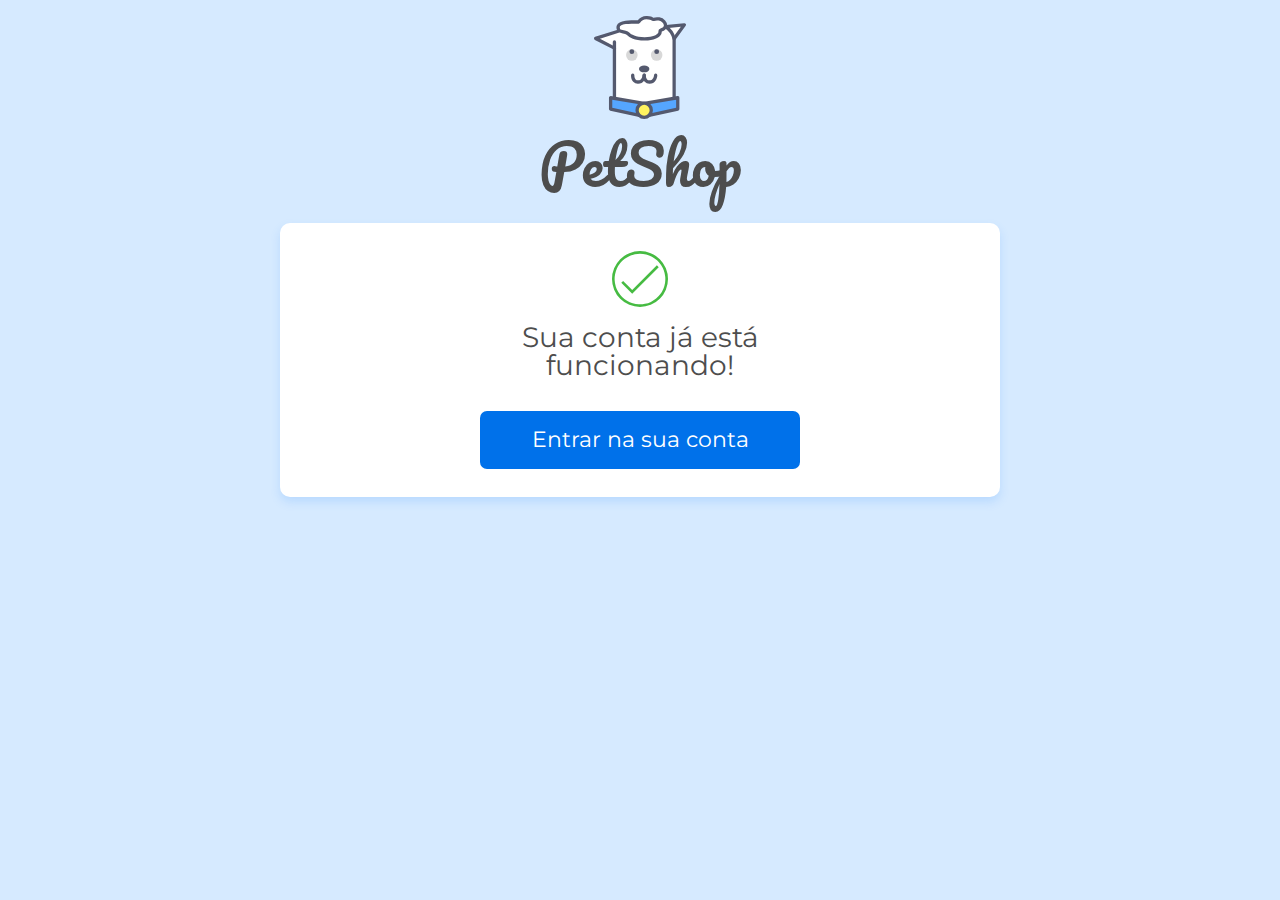
<file: validacao-doguito/cadastro_concluido.html>
<!DOCTYPE html>
<html lang="pt">
<head>
    <meta charset="UTF-8">
    <meta name="viewport" content="width=device-width, initial-scale=1.0">
    <title>Doguito Petshop | Cadastro concluído</title>
    <link href="https://fonts.googleapis.com/css2?family=Montserrat:wght@300;400&display=swap" rel="stylesheet">
    <link href="https://fonts.googleapis.com/css2?family=Pacifico&display=swap" rel="stylesheet"> 
    <link rel="stylesheet" href="./assets/css/base/base.css">
    <link rel="stylesheet" href="./assets/css/cadastro_concluido.css">
    <link rel="stylesheet" href="./assets/css/componentes/cartao.css">
    <link rel="stylesheet" href="./assets/css/componentes/inputs.css">
    <link rel="stylesheet" href="./assets/css/componentes/botao.css">
</head>
<body>
    <main class="container flex flex--coluna flex--centro">
        <div class="cadastro-cabecalho">
            <img src="./assets/img/doguito.svg" alt="Logo Doguito" class="cadastro-cabecalho__logo">
            <h1 class="cadastro-cabecalho__titulo">PetShop</h1>
        </div>
        <section class="cadastro-cartao cartao">
            <span class="cadastro-cartao__icone-concluido"></span>
            <h1 class="cadastro-cartao__titulo cartao__titulo">Sua conta já está funcionando!</h1>
            <a href="#" class="botao">Entrar na sua conta</a>
        </section>
    </main>
</body>
</html>
</file>
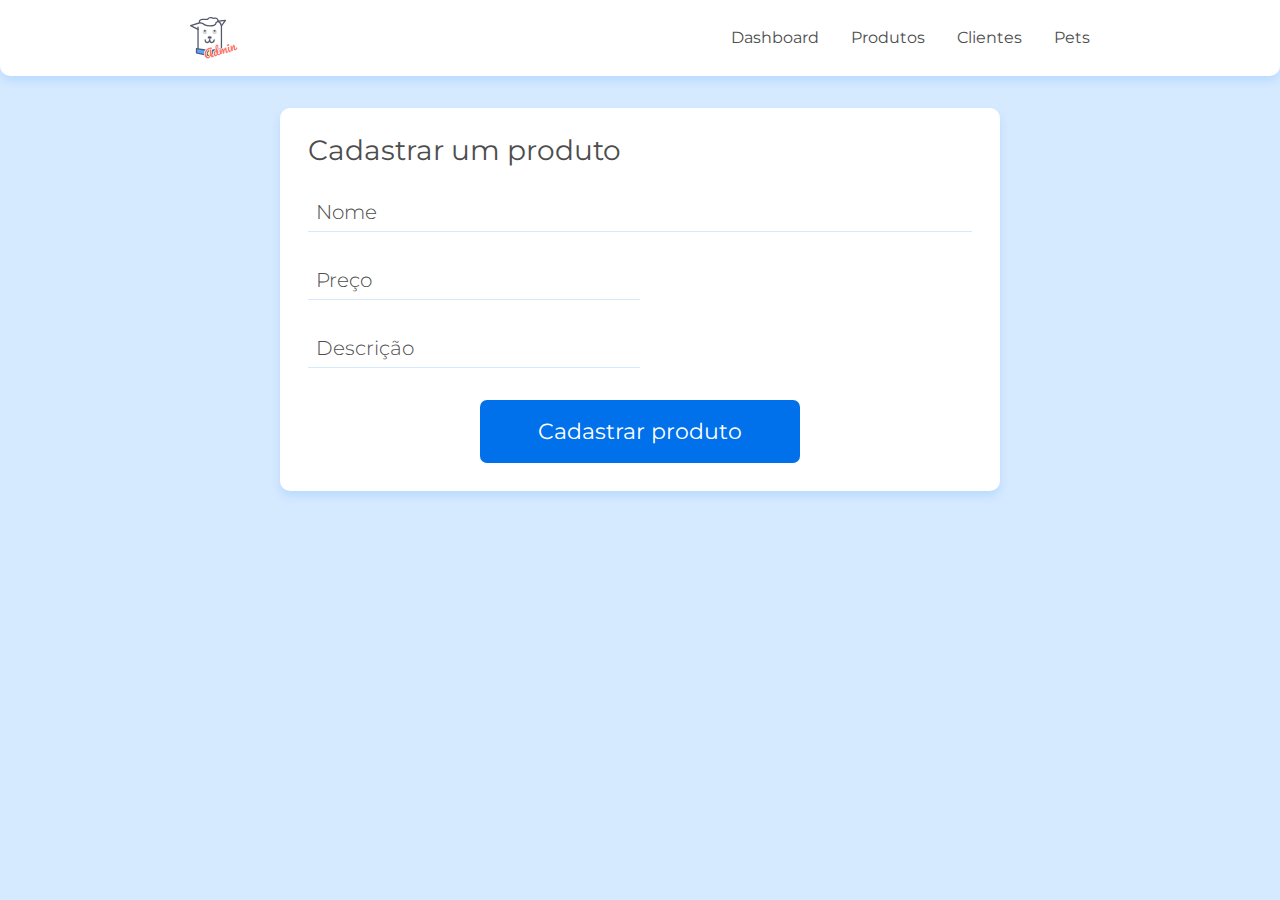
<file: validacao-doguito/cadastro_produto.html>
<!DOCTYPE html>
<html lang="pt">
<head>
    <meta charset="UTF-8">
    <meta name="viewport" content="width=device-width, initial-scale=1.0">
    <title>Doguito Petshop | Cadastro de produto</title>
    <link href="https://fonts.googleapis.com/css2?family=Montserrat:wght@300;400&display=swap" rel="stylesheet">
    <link href="https://fonts.googleapis.com/css2?family=Pacifico&display=swap" rel="stylesheet"> 
    <link rel="stylesheet" href="./assets/css/base/base.css">
    <link rel="stylesheet" href="./assets/css/componentes/cabecalho.css">
    <link rel="stylesheet" href="./assets/css/componentes/cartao.css">
    <link rel="stylesheet" href="./assets/css/cadastra_cliente.css">
    <link rel="stylesheet" href="./assets/css/componentes/inputs.css">
    <link rel="stylesheet" href="./assets/css/componentes/botao.css">
    <link rel="stylesheet" href="./assets/css/cadastro_produto.css">
</head>
<body>
    <header class="cabecalho container">
        <img src="./assets/img/doguitoadm.svg" alt="Logo Doguito" class="cabecalho__logo">
        <nav>
            <ul class="cabecalho__lista-navegacao">
                <li class="cabecalho__link"><a href="#">Dashboard</a></li>
                <li class="cabecalho__link"><a href="#">Produtos</a></li>
                <li class="cabecalho__link"><a href="lista_cliente.html">Clientes </a></li>
                <li class="cabecalho__link"><a href="#">Pets</a></li>
            </ul>
        </nav>
    </header>
    <main class="container flex flex--centro flex--coluna">
        <section class="cartao cadastro">
            <h1 class="cartao__titulo">Cadastrar um produto</h1>
            <form action="./cadastro_produto_concluido.html" class="flex flex--coluna">
                <div class="input-container">
                    <input name="nome" id="nome" class="input" type="text" placeholder="Nome" data-tipo="nome" required>
                    <label class="input-label" for="nome">Nome</label>
                    <span class="input-mensagem-erro">Este campo não está válido</span>
                </div>
                <div class="input-container cadastro__preco-container">
                    <input name="preco" id="preco" class="input" type="text" placeholder="Preço" data-tipo="preco" required>
                    <label class="input-label" for="preco">Preço</label>
                    <span class="input-mensagem-erro">Este campo não está válido</span>
                </div>
                <div class="input-container cadastro__descricao-container">
                    <input class="input" name="descricao" id="descricao" placeholder="Descrição">
                    <label class="input-label" for="descricao">Descrição</label>
                    <span class="input-mensagem-erro">Este campo não está válido</span>
                </div>
                <button class="botao">Cadastrar produto</button>
            </form>
        </section>
    </main>
    <script src="js/app.js" type="module"></script>
    <script src="https://github.com/codermarcos/simple-mask-money/releases/download/v3.0.0/simple-mask-money.js"></script>
</body>
</html>
</file>
<file: alura-store/assets/css/style.css>
.app {
    background: #f1f1f1;
    display: grid;
    font-family: Arial, Helvetica, sans-serif;
    grid-template-areas: 
        "cabecalho"
        "conteudo"
        "rodape";
    grid-template-columns: auto;  
    grid-template-rows: 50px auto auto;
}

.cabecalho {
    align-items: center;
    display: flex;
    grid-area: cabecalho;
    padding: 0 2rem;
}

.conteudo {
    grid-area: conteudo;
    padding: 0 2rem;
}

.rodape {
    background: #fdfdfd;
    color: #333333;
    font-size: .8rem;
    grid-area: rodape;
    padding: 1rem;
    text-align: center;
}
</file>
<file: alura-store/assets/css/destaques.css>
.caixa {
    align-items: flex-end;
    display: flex;
    justify-content: center;
}

.destaques {
    display: grid;
    grid-gap: .2rem;
    grid-template-columns: 25% 25% 25% 25%;
    grid-template-rows: 33.33% 33.33% 33.33%;
    height: calc(100vh - 50px);   
}

.destaques__titulo {
    background: rgba(0, 0, 0, .5);
    color: #fdfdfd;
    padding: .6rem;
    text-align: center;
    width: 100%;
}

.destaques__principal {
    background: url(../img/fortnite.jpg) center / cover no-repeat;
    grid-row: 1 / 3;
}

.destaques__secundario:nth-child(2) {
    background: url(../img/pubg.jpg) center / cover no-repeat;
}

.destaques__secundario:nth-child(3) {
    background: url(../img/slack.png) center / cover no-repeat;
}

.destaques__secundario:nth-child(4) {
    background: url(../img/whatsapp.png) center / cover no-repeat;
}

.destaques__secundario:nth-child(5) {
    background: url(../img/cs-go.jpg) center / cover no-repeat;
}

.destaques__categorias {
    grid-row: 3 / 3;
}

.destaques__categorias___lista {
    display: flex;
    flex-wrap: wrap;
    height: 100%;
    justify-content: space-between;
}

.destaques__categorias___item {
    align-items: center;
    background: #fdfdfd;
    border-left: 5px solid transparent;
    color: #333333;
    display: flex;
    padding: 1rem;
    width: 50%;
}

.destaques__categorias___link {
    color: inherit;
}
</file>
<file: alura-store/assets/css/populares.css>
.populares {
    padding: 3rem 0;
}

.populares__cabecalho {
    border-bottom: 1px solid #dcdcdc;
    display: flex;
    justify-content: space-between;
}

.populares__titulo {
    font-weight: 500;
}

.populares__botao {
    background: transparent;
    border: none;
    color: #333333;
}

.populares__conteudo {
    display: flex;
    flex-wrap: wrap;
    grid-area: conteudo;
    padding: 1rem 0;
}

.populares__icone {
    margin-right: .25rem;
}

.populares__card {
    background: #fdfdfd;
    display: grid;
    grid-template-areas: 
        "card-imagem"
        "card-corpo";
    grid-template-columns: 100%;
}

.populares__card:last-child {
    margin-right: 0;
}

.populares__card___imagem {
    grid-area: card-imagem;
    height: 100%;
    width: 100%;
}

.populares__card___corpo {
    display: grid;
    grid-area: card-corpo;
    grid-row-gap: .5rem;
    grid-template-areas: 
        "card-cabecalho"
        "card-conteudo";
    grid-template-rows: 50px auto;
    padding: .75rem;
}

.populares__card___titulo {
    color: #333333;
    font-size: 1.5rem;
}

.populares__card___data {
    color: #808080;
    font-size: .9rem;
}

.populares__card___descricao {
    color: #333333;
    line-height: 1.5;
    margin: 1rem 0;
    text-align: justify;
}
</file>
<file: alura-store/assets/css/menu.css>
.menu__link {
    color: #333333;
    padding: .5rem 1rem;
}

.menu__link:hover, .menu__link.ativo {
    border-bottom: 2px solid #0073E6;
}
</file>
<file: alura-store/assets/css/responsivo.css>
@media screen and (min-width: 0) {
    .destaques__principal, .destaques__categorias {
        grid-column: 1 / 5;
    }
    .destaques__secundario:nth-child(2) {
        display: none;
        grid-column: none;
        grid-row: none;
    }
    .destaques__secundario:nth-child(3) {
        display: none;
        grid-column: none;
        grid-row: none;
    }
    .destaques__secundario:nth-child(4) {
        display: none;
        grid-column: none;
        grid-row: none;
    }
    .destaques__secundario:nth-child(5) {
        display: none;
        grid-column: none;
        grid-row: none;
    }
    .populares__conteudo {
        flex-direction: column;
    }
    .populares__card {
        grid-template-rows: 150px auto;
        margin-bottom: 3rem;
        margin-right: 0;
        width: 100%;
    }
}
@media screen and (min-width: 768px) {
    .destaques__principal {
        grid-column: 1 / 4;
    }
    .destaques__secundario:nth-child(2) {
        display: flex;
        grid-column: 4 / 4;
        grid-row: 1/1;
    }
    .destaques__secundario:nth-child(3) {
        display: flex;
        grid-column: 4 / 4;
        grid-row: 2 / 2;
    }
    .destaques__secundario:nth-child(4) {
        display: flex;
        grid-column: 4 / 4;
        grid-row: 3 / 3;
    }
    .destaques__secundario:nth-child(5) {
        display: flex;
        grid-column: 3 / 3;
        grid-row: 3 / 3;
    }
    .destaques__categorias {
        grid-column: 1 / 3;
    }
    .populares__conteudo {
        flex-direction: row;
    }
    .populares__card {
        grid-template-rows: 173px auto;
        margin-right: 1rem;
        width: calc(50% - 1rem);
    }
}

@media screen and (min-width: 992px) {
    .populares__card {
        width: calc(33.33% - 1rem);
    }
}

@media screen and (min-width: 1200px) {
    .populares__card {
        margin-bottom: 0;
        width: calc(20% - 1rem);
    }
}
</file>
<file: alurinha/css/style.css>
body {
	background-color: #F2F5F7;
	font-family: 'Open Sans',Arial,sans-serif;
}

.container {
	width: 94%;
	margin: 0 auto;
}

.cabecalhoPrincipal {
	background-color: #FFF;
	padding: 20px 0;
}

.cabecalhoPrincipal-titulo {
	font-weight: bold;
	font-size: 2em;
	margin-bottom: 20px;
}

.cabecalhoPrincipal-titulo a {
	text-decoration: none;
	color: inherit;
}

.cabecalhoPrincipal-nav-link {
	padding: 10px;
	margin-bottom: 10px;
	color: #9799A6;
	background-color: #FFF;
	text-decoration: none;
	transition: .5s;
	display: block;

	border-bottom: 1px solid #9799A6;
}

.conteudoPrincipal {
	margin-top: 20px;
	margin-bottom: 20px;
}

.subtitulo {
	font-weight: bold;
	font-size: 32px;
	margin-bottom: 10px;
	text-align: center;
}

.conteudoPrincipal-cursos-link {
	height: 100px;
	background-color: #FFF;
	text-align: center;
	margin: 1%;
	transition: .3s;
	box-shadow: 2px 2px 2px #CCC;
	position: relative;
}

.conteudoPrincipal-cursos-link a {
	text-decoration: none;
	color: #000;
	font-weight: bold;
	display: block;
	width: 100%;
	height: 100%;
	position: absolute;
	top: 0;
	left: 0;
}

.conteudoPrincipal-cursos-link:hover {
	box-shadow: 4px 4px 4px #CCC;
}

.conteudoPrincipal-cursos-link a:before {
	content: '';
	display: block;
	width: 50px;
	height: 50px;
	margin: 10px auto;
}

.conteudoPrincipal-cursos-link:nth-child(even) a:before {
	background: url(../img/background1.svg) no-repeat;	
}

.conteudoPrincipal-cursos-link:nth-child(odd) a:before {
	background: url(../img/background2.svg) no-repeat;
}


.rodapePrincipal {
	background-color: #324C64;
	padding-top: 20px;
}

.rodapePrincipal .subtitulo {
	color: #FFF;
}

.rodapePrincipal-navMap-link {
	text-decoration: none;
	color: #FFF;
	margin-top: 10px;
}

.rodapePrincipal-navMap-link {
	font-size: .9em;
}

.navmap-list-title {
	font-weight: 700;
	font-size: 1.3em;
	margin: .9em 0;
	padding-left: .3em;
	padding-top: .2em;
	padding-bottom: .2em;
}

.navmap-list-title + .rodapePrincipal-navMap-link {
	margin-top: 0;
}

.navmap-list-title-bancoDeDados { color: #EC6E5A; border-left: 4px solid #EC6E5A; }
.navmap-list-title-framework { color: #AD85BF; border-left: 4px solid #AD85BF; }
.navmap-list-title-frontend { color: #5EC6F3; border-left: 4px solid #5EC6F3; }
.navmap-list-title-backend { color: #25D285; border-left: 4px solid #25D285; }

.rodapePrincipal-patrocinadores {
	margin-top: 30px;
	background: #F2F5F7;
	padding: 20px 0;
}

.rodapePrincipal-contatoForm {
	margin-top: 20px;
	text-align: center;
}

.rodapePrincipal-contatoForm label[for=email-contato] {
	font-weight: bold;
	font-size: 14px;
	color: #000;
	margin-bottom: 5px;
	display: block;
}

.rodapePrincipal-contatoForm-emailInput {
	border-top-left-radius: 5px;
	border-bottom-left-radius: 5px;
	padding: 10px;
}

.rodapePrincipal-contatoForm-submit {
	border-top-right-radius: 5px;
	border-bottom-right-radius: 5px;
	background-color: #4DBA7A;
	color: #FFF;
	cursor: pointer;
	
}

.rodapePrincipal-contatoForm-submit,
.rodapePrincipal-contatoForm-emailInput {
	outline: 0;
	border: 1px solid #4DBA7A;
	box-sizing: border-box;
	font-size: 16px;
}

.videoSobre {
	background-color: #5E9EDC;
	padding: 25px 0;

}

.videoSobre-video {
	max-width: 100%;
}

.videoSobre .container {
	color: #FFF;
}

.videoSobre-sobre-title {
	font-size: 1.2em;
	font-weight: bolder;
}

.videoSobre-sobre {
	font-size: 1.3em;
	line-height: 2;
}

.videoSobre-button {
	border-radius: 8px;
	background-color: #ec6e5a;
	display: block;
	color: #FFF;
	border: none;
	height: 50px;
	font-size: .8em;
	outline: none;
}

.rodapePrincipal-contatoForm-legend {
	margin-bottom: 10px;
}

@media(min-width: 769px) {

	.container {
		width: 85%;	
	}

	.subtitulo {
		text-align: left;
	}

	.cabecalhoPrincipal-nav-link {
		border-radius: 5px;
		border: 1px solid #9799A6;
	}

	.cabecalhoPrincipal-nav-link:hover {
		color: #FFF;
		background-color: #9799A6;
	}

	.cabecalhoPrincipal-titulo {
		margin: 0;
	}

	.cabecalhoPrincipal-nav {
		width: auto;
	}

	.cabecalhoPrincipal-nav-link {
		width: auto;
		margin: 0 0 0 10px;
	}

	.rodapePrincipal-contatoForm {
		margin-top: 0;
		text-align: left;
	}

	.conteudoPrincipal-cursos-link:nth-child(3n) {
		margin-right: 0;
	}

	.conteudoPrincipal-cursos-link:nth-child(3n+1) {
		margin-left: 0;
	}

}

@media(min-width: 1000px) {
	.conteudoPrincipal-cursos-link {
		margin: 1.333%;
	}

	.conteudoPrincipal-cursos-link:nth-child(3n) {
		margin-right: 1.33%;
	}

	.conteudoPrincipal-cursos-link:nth-child(3n+1) {
		margin-left: 1.333%;
	}

	.conteudoPrincipal-cursos-link:nth-child(4n) {
		margin-right: 0;
	}

	.conteudoPrincipal-cursos-link:nth-child(4n+1) {
		margin-left: 0;
	}

	.videoSobre-sobre {
		margin-left: 1.5em;
	}

}
</file>
<file: alurinha/css/flexbox.css>
.cabecalhoPrincipal .container{
    display: flex;
    align-items: center;
    justify-content: space-between;
}

.cabecalhoPrincipal-nav{
    display: flex;
}

.rodapePrincipal-patrocinadores .container{
  display: flex;
  justify-content: space-between; 
}

.rodapePrincipal-patrocinadores-list{
  display: flex;
  align-items: center;
  justify-content: space-around;
  width: 70%;
  margin-right: 5%;
}

.rodapePrincipal-contatoForm{
  width: 25%;
}

.rodapePrincipal-contatoForm-fieldset{
  display: flex;
}

.rodapePrincipal-navMap-list{
  display: flex;
  flex-flow: column wrap;
  /* flex-direction: column;
  flex-wrap: wrap; */
  height: 255px;
}

.conteudoPrincipal-cursos{
  display: flex;
  flex-wrap: wrap;
}

.conteudoPrincipal-cursos-link{
  width: 23%;
  margin: 1%;
}

.conteudoPrincipal-cursos-link:nth-child(4n){
  margin-right: 0;
}
.conteudoPrincipal-cursos-link:nth-child(4n+1){
  margin-left: 0;
}

.videoSobre .container{
  display: flex;
}

.videoSobre-sobre{
  text-align: center;
  display: flex;
  flex-direction: column;
  flex-grow: 2;
}

.videoSobre-sobre-list{
  flex-grow: 1;
}

.videoSobre-video{
  flex-grow: 1;
  flex-shrink: 2S;
}

/* Mobile */
@media(max-width: 768px){

  .cabecalhoPrincipal-nav{
    flex-direction: column;
  }

  .cabecalhoPrincipal .container{
    flex-direction: column;
    align-items: initial;
    text-align: center;
  }

  .conteudoPrincipal-cursos{
    flex-direction: column;
  }

  .conteudoPrincipal-cursos-link{
    width: 100%;
  }

  .rodapePrincipal-navMap-list{
    height: auto;
  }

  .rodapePrincipal-patrocinadores .container{
    flex-direction: column;
    align-items: center;
  }

  .rodapePrincipal-patrocinadores-list{
    margin: 0;
    width: 100%;
  }

  .rodapePrincipal-contatoForm{
    width: 100%;
  }

  .rodapePrincipal-contatoForm{
    justify-content: center;
  }

  .cabecalhoPrincipal-nav-link-app{
    order: -1;
  }

  .videoSobre .container{
    flex-direction: column;
  }
  .videoSobre-video{
    margin: 0 auto;
  }
}
</file>
<file: fruta_e_fruto/assets/css/style.css>
.cabecalho {
    align-items: center;
    background: #f9f9f9;
    display: flex;
    justify-content: space-between;
    padding-left: 2rem;
    padding-right: 2rem;
}

@media screen and (min-width: 0) {
    .cabecalho {
        justify-content: center;
        padding: 0 1rem;
    }
    .logo {
        display: none;
    }
}

@media screen and (min-width: 768px) {
    .cabecalho {
        justify-content: space-between;
        padding: 0 5rem;
    }
    .logo {
        display: block;
    }
}

.menu__lista {
    display: flex;
}

.menu__item {
    list-style: none;
}

.menu__item:last-child .menu__link {
    margin-right: 0;
}

.menu__link {
    color: #808080;
    margin-right: 1.25rem;
    text-decoration: none;
    text-transform: lowercase;
}

.menu__link.ativo {
    color: #333333;
    font-weight: bold;
}

.menu__link:hover {
    text-decoration: underline;
}

.banner {
    position: relative;
}

.banner__imagem {
    background: url('../img/banner.jpg') no-repeat center / cover; 
    width: 100%;
}

@media screen and (min-width: 0) {
    .banner__imagem {
        height: calc(100vh - 51px);
    }
}

@media screen and (min-width: 768px) {
    .banner__imagem {
        height: calc(100vh - 72px);
    }
}

.banner__titulo {
    color: #fdfdfd;
    font-family: Pacifico, cursive;
    position: absolute;
    left: 50%;
    text-shadow: 0 4px 4px rgba(0, 0, 0, 0.75);
    top: 52%;
    text-align: center;
    transform: translate(-50%, -50%);
    width: 100%;
}

@media screen and (min-width: 0) {
    .banner__titulo {
        font-size: 3rem;
    }
}

@media screen and (min-width: 768px) {
    .banner__titulo {
        font-size: 5.0625rem;
    }
}

.sobre {
    
    text-align: center;
}

@media screen and (min-width: 0) {
    .sobre {
        padding: 2.5rem 1rem;
    }
}

@media screen and (min-width: 768px) {
    .sobre {
        padding: 2.5rem;
    }
}

.sobre__titulo {
    color: #8d0606;
    font-family: Pacifico, cursive;
}

@media screen and (min-width: 0) {
    .sobre__titulo {
        font-size: 2rem;
    }
}

@media screen and (min-width: 768px) {
    .sobre__titulo {
        font-size: 3.1875rem;
    }
}

.sobre__descricao {
    color: #595959;
    font-weight: 100;
}

@media screen and (min-width: 0) {
    .sobre__descricao {
        font-size: 1.3rem;
    }
}

@media screen and (min-width: 768px) {
    .sobre__descricao {
        font-size: 1.75rem;
    }
}

.receitas {
    background: #e5e5e5;
    display: flex;
    flex-wrap: wrap;
}

@media screen and (min-width: 0) {
    .receitas {
        padding: 5rem 0 0 1rem;
    }
}

@media screen and (min-width: 768px) {
    .receitas {
        padding: 5rem 0 0 2.5rem;
    }
}

@media screen and (min-width: 992px) {
    .receitas {
        padding: 5rem 0 0 5rem;
    }
}

.receita {
    background: #fdfdfd;
    display: flex;
    flex-direction: column;
    margin-bottom: 5rem;
    margin-right: 5rem;
    width: calc(25% - 5rem);
}

@media screen and (min-width: 0) {
    .receita {
        margin-right: 1rem;
        width: 100%;
    }
}

@media screen and (min-width: 768px) {
    .receita {
        margin-right: 2.5rem;
        width: calc(33.33% - 2.5rem);
    }
}

@media screen and (min-width: 992px) {
    .receita {
        
        margin-right: 5rem;
        width: calc(25% - 5rem);
    }
}

.receita__imagem {
    height: 200px;
}

.receita__titulo {
    font-size: 1.4375rem;
}

.receita__descricao {
    font-size: 1.1875rem;
    line-height: 1.5;
    text-align: justify;
}

.receita__conteudo {
    padding: 1rem;
}

.receita__botao {
    background: #8d0606;
    border: none;
    border-radius: 5px;
    color: #fdfdfd;
    padding: 1rem;
    transition: all .1s ease-in-out;
}

.receita__botao:hover{
    background: #620404;
    cursor: pointer;
}

.quem-somos {
    padding: 5rem;
    text-align: center;
}

.quem-somos__titulo {
    color: #8d0606;
    font-family: Pacifico, cursive;
    font-size: 3.1875rem;
    margin-bottom: 1rem;
}

.quem-somos__descricao {
    color: #595959;
    font-weight: 100;
    font-size: 1.75rem;
}

.pessoas {
    display: flex;
    justify-content: space-around;
    padding-top: 3rem;
}

@media screen and (min-width: 0) {
    .pessoas {
        flex-direction: column;
    }
}
@media screen and (min-width: 768px) {
    .pessoas {
        flex-direction: row;
    }
}

.pessoa {
    display: flex;
    flex-direction: column;
}

@media screen and (min-width: 0) {
    .pessoa {
        margin-bottom: 2rem;
    }
}

@media screen and (min-width: 768px) {
    .pessoa {
        margin-bottom: 0;
    }
}

.pessoa__nome {
    color: #8d0606;
    font-family: Pacifico, cursive;
    font-size: 2rem;
    margin: 1rem 0;
}

.pessoa__funcao {
    color: #595959;
    font-size: 1.25rem;
    text-transform: lowercase;
}

.pessoa__imagem {
    background-position: center;
    border-radius: 100%;
    background-repeat: no-repeat;
    background-size: cover;
    height: 300px;
    margin: 0 auto;
    width: 300px;
}

.pessoa__imagem--roberta {
    background-image: url('../img/pessoas/roberta.jpg');
    
}
.pessoa__imagem--marcela {
    background-image: url('../img/pessoas/marcela.jpg');

}
.pessoa__imagem--andreia {
    background-image: url('../img/pessoas/andreia.jpg');

}

.rodape {
    background: #bfbfbf;
    color: #fdfdfd;
    text-align: right;
    padding: 1.5625rem 5rem;
    text-transform: lowercase;
}
</file>
<file: fruta_e_fruto2/src/style.css>
.card-largura {
    max-width: 18rem;
}

.imagem-carrossel-um {
    object-fit: cover;
    object-position: 0 80%;
    height: 400px;
}

.imagem-carrossel-dois {
    object-fit: cover;
    height: 400px;
}

.fonte-titulo {
    font-family: 'Pacifico', cursive;
}

.cor-especial {
    color: darkred!important;
}

.botao-cor-especial {
    background-color: darkred;
    color: white;
}

.borda-cor-especial {
    border-color: darkred;
}

.card-posicao-imagem {
    object-fit: cover;
    height: 200px;
}
</file>
<file: hzc/assets/css/estilos.css>
@font-face {
    font-family: 'icones';
    src: url(../font/icones.ttf);
}

body{
    background-color: #1D232A;
    font-family: 'Open Sans', 'icones', sans-serif;
    color: #FFFFFF;
}

@media screen and (min-width: 1440px) {
    body{
        display: grid;
        grid-template-columns: auto 1fr;
    }
}

.cabecalho{
    display: flex;
    justify-content: space-between;
    align-items: center;
    background-color: #15191C;
    padding: 8px 16px;
    box-shadow: 0px 4px 4px rgba(0, 0, 0, 0.16);
}

.cabecalho__menu i::before{
    content: "\e904";
    font-size: 24px;
}

.cabecalho__notificacao i::before{
    content: "\e906";
    font-size: 24px;
}

.cabecalho__logo{
    width: 40px;
}

.cabecalho__perfil{
    display: none;
}

@media screen and (min-width: 1440px){
    .cabecalho{
        background-color: #1D232A;
        display: grid;
        column-gap: 32px;
        grid-template-columns: 1fr auto;
        padding: 16px 60px;
        height: 80px;
        box-sizing: border-box;
        grid-column: 2;
    }

    .cabecalho__menu{
        display: none;
    }

    .cabecalho__logo{
        display: none;
    }

    .cabecalho__perfil{
        display: grid;
        grid-template-columns: repeat(3, auto);
        column-gap: 8px;
        align-items: center;
        justify-self: flex-end;
        color: #95999C;
        padding: 8px 32px;
        border-right: 1px solid #95999C;
    }

    .cabecalho__perfil::before{
        content: "";
        display: block;
        width: 32px;
        height: 32px;
        background-image: url(../img/profile_2.png);
        background-size: contain;
        background-repeat: no-repeat;
        background-position: center;
    }
    
    .cabecalho__perfil::after{
        content: "\e90d";
        color: #FFFFFF;
        font-size: 1.5rem;
    }
}
.menu-lateral{
    display: flex;
    flex-direction: column;
    background-color: #15191C;
    width: 75vw;
    height: 100vh;

    position: absolute;
    left: -100vw;
    transition: .25s;
}

.menu-lateral--ativo{
    left: 0;
    transition: .25s;
}

.menu-lateral__logo{
    width: 118px;
    align-self: center;
    padding: 16px;
}

.menu-lateral__link{
    height: 64px;
    color: #95999C;
    padding-left: 64px;
    display: flex;
    align-items: center;
}

.menu-lateral__link--ativo{
    color: #FFFFFF;
    padding-left: 56px;
    border-left: 8px solid #FFFFFF;
}

.menu-lateral__link::before{
    content: --;
    width: 24px;
    height: 24px;
    font-size: 24px;
    position: absolute;
    left: 24px;
}

.menu-lateral__link--inicio::before{
    content: "\e902";
}

.menu-lateral__link--videos::before{
    content: "\e90e";
}

.menu-lateral__link--picos::before{
    content: "\e909";
}

.menu-lateral__link--integrantes::before{
    content: "\e903";
}

.menu-lateral__link--camisas::before{
    content: "\e900";
}

.menu-lateral__link--pinturas::before{
    content: "\e90a";
}

@media screen and (min-width: 1400px){
    .menu-lateral{
        position: static;
        width: 200px;
        grid-column: 1;
        grid-row: 1 / span 2;
    }
}

.principal{
    padding: 24px 16px;
    display: grid;
    gap: 16px;
}

.titulo-pagina{
    font-size: 1.5rem;
    font-weight: 700;
}

.titulo-secao{
    font-size: 1.2rem;
    font-weight: 700;
}

@media screen and (min-width: 1400px){
    .principal{
        display: grid;
        grid-template-columns: auto 1fr auto;
        grid-template-areas: 
            "titulo-pagina titulo-pagina titulo-pagina"
            "destaque-video destaque-video videos-recentes"
            "secao-videos secao-videos secao-videos"
            "produtos-recentes destaque-produtos destaque-produtos"
            "secao-produtos secao-produtos secao-produtos"
        ;
        column-gap: 32px;
        padding: 16px 60px;
        grid-column: 2;
    }
    .titulo-secao{
        grid-column: span 4;
    }
}

.cartao{
    width: 100%;
    border-radius: 15px;
    overflow: hidden;
    background-color: #2C343A;
}

.cartao__imagem--desktop{
    display: none;
}

.cartao--destaque{
    margin-bottom: 16px;
}

.cartao__conteudo{
    padding: 16px;
    display: grid;
    grid-template-columns: auto 1fr;
    gap: 8px;
}

.cartao__destaque{
    grid-column: span 2;
}

.cartao__titulo{
    font-size: 1.2rem;
    font-weight: 700;
    grid-column: span 2;
}

.cartao__perfil{
    color: #95999C;
    font-size: 0.9rem;
    grid-column: span 2;
}

.cartao__info{
    display: flex;
    align-items: center;
    color: #95999C;
}

.cartao__info--tempo::before{
    content: "\e90c";
    margin-right: 8px;
}
.cartao__info--visualizacao::before{
    content: "\e90f";
    margin-right: 8px;
}

.cartao__botao{
    display: flex;
    justify-content: center;
    align-items: center;
    background-color: #0480DC;
    width: 40px;
    height: 40px;
    border-radius: 10px;
    font-size: 0.9rem;
    justify-self: flex-end;
}

.cartao__botao--play::before{
    content: "\e90b";
    font-size: 24px;
}

.cartao__botao--destaque{
    width: 100%;
    grid-column: span 2;
}

.cartao__botao--destaque::before{
    margin-right: 8px;
}

.cartao--recentes{
    display: none;
}

@media screen and (min-width: 1400px){
    .cartao--destaque{
        margin-bottom: 0;
    }
    
    .cartao__imagem--mobile{
        display: none;
    }
    .cartao__imagem--desktop{
        display: block;
    }

    .cartao__botao--destaque{
        grid-column: auto;
        padding: 16px 8px;
    }

    .cartao--recentes{
        display: grid;
        grid-template-columns: repeat(2, auto);
        align-items: center;
        row-gap: 24px;
        width: 256px;
        padding: 16px;
        box-sizing: border-box;
        align-self: flex-start;
    }
    .cartao--recentes .cartao__titulo{
        grid-column: auto;
    }
    .cartao__link{
        font-size: 0.8rem;
        font-weight: 600;
        color: #0480DC;
        justify-self: flex-end;
    }

    .cartao__lista{
        display: grid;
        row-gap: 16px;
        grid-column: span 2;
    }

    .cartao__item{
        display: grid;
        grid-template-columns: auto 1fr;
        gap: 8px;
    }

    .cartao__item-thumbnail{
        width: 32px;
        grid-row: span 2;
    }

    .cartao__item-titulo{
        font-size: 0.9rem;
        line-height: 1.2rem;
        font-weight: 700;
    }

    .cartao__item-perfil{
        font-size: 0.8rem;
        color: #95999C;
    }
}

.secao{
    display: grid;
    gap: 16px;
}

@media screen and (min-width: 1440px){
    .secao{
        grid-template-columns: repeat(4, 1fr);
    }
    .destaque-video{
        grid-area: destaque-video;
    }
    
    .videos-recentes{
        grid-area: videos-recentes;
    }
    
    .secao-videos{
        grid-area: secao-videos;
    }
    
    .destaque-produtos{
        grid-area: destaque-produtos;
    }
    
    .produtos-recentes{
        grid-area: produtos-recentes;
    }
    
    .secao-produtos{
        grid-area: secao-produtos;
    }
}
</file>
<file: nutri/css/index.css>
*{
	box-sizing: border-box;
 }

body{
	font-family: "Helvetica Neue", "Helvetica", Helvetica, Arial, sans-serif;
	font-size: 14px;
}

header{
	background-color: #333;
	height: 3em;
	color: #FFF;
	margin-bottom: 1em;
}

header h1{
	font-size: 2em;
	display:inline-block;
	vertical-align:	middle;
}
header h2{
	font-size: 2em;
	display:inline-block;
	vertical-align:	middle;
}

header .container:before{
	content: '';
	display:inline-block;
	height: 100%;
	vertical-align:	middle;
}

.container{
	width: 60%;
	height: 100%;
	margin: 0 auto;
}

section{
	margin: 2em 0;
	overflow: hidden;
}

section h2{
	font-size: 3em;
	display: block;
	padding-bottom: .5em;
	border-bottom: 1px solid #ccc;
	margin-bottom: .5em;
}

table{
	width: 100%;
	margin-bottom : .5em;
    table-layout: fixed;

}

td, th {
	padding: .7em;
	margin: 0;
	border: 1px solid #ccc;
	text-align: center;
}

th{
	font-weight: bold;
	background-color: #EEE;
}

label{
	color: #555;
	display: block;
	margin-bottom: .2em;
}

.campo{
	margin: 0;
	padding-bottom: 1em;
	width: 100%;
	border: 1px solid #ccc;
	padding: .7em;
	width: 100%;
}

.campo-medio{
	display: inline-block;
	padding-right: .5em;
}

.grupo{
	width: 32%;
	display: inline-block;
	padding: 10px 0px;
}

button{
	padding: .5em 2em;
	border: 0;
	border-bottom: 3px solid;
	font-size: 1.2em;
	cursor: pointer;
	margin: 0;
	margin-top: -3px;
	color: #fff;
	background-color:#0c8cd3;
	border-color: #04324c;
	width: 20%;
    display: block;
    clear: both;
    margin: 10px 0px;

}

button:active{
	margin-top:0px;
	border: 0;
}

button[disabled=disabled], button:disabled {
    background-color: gray;
	border-color: darkgray;

}

.adicionar-paciente{
    margin-top: 30px;
}

.campo-invalido{
	border: 1px solid red;
}

.paciente-invalido{
	background-color: lightcoral;
}

#mensagens-erro{
	color: red;
}

.fadeOut{
	opacity: 0;
	transition: 0.5s;
}

#filtrar-tabela{
	width: 200px;
	height: 35px;
	margin-bottom: 10px;
}

.invisivel{
	display: none;
}
</file>
<file: robotron-2000/css/style.css>
:root {
    --main-cinza: #CCCCCC;
    --main-branco: #FFFFFF;
    --main-preto: #000000;
}

* {
    box-sizing: border-box;
}

body {
    background: url(../img/fundo.jpg);
    background-position: center center;
    background-size: cover cover;
    padding: 0;
    margin: 0;
    font-weight: 300;
}

body, input {
    font-family: 'Teko', sans-serif;
}

main {
    width: 80vw;
    height: 80vh;
    margin: 10vh 8vw 10vh 12vw;
    display: flex;
    gap: 1vw;
}

.robotron {
    background: url(../img/estrutura.png) no-repeat;
    background-position: center center;
    margin: 0;
    flex-basis: 40%;
    position: relative;
}

.robo {
    height: 110%;
    z-index: 1;
    position: absolute;
    left: -20%;
    top: -5%;
}

.titulo {
    transform: rotate(180deg);
    font-weight: 500;
    font-size: 130px;
    position: absolute;
    bottom: 7rem;
    left: -3rem;
    line-height: 0.8;
    writing-mode: vertical-rl;
    text-orientation: mixed;
    color: rgba(255,255,255,0.8)
}

.box {
    background: rgba(0,0,0,0.6);
    clip-path: polygon(calc(100% - 30px) 0, 100% 30px, 100% calc(100% - 30px), calc(100% - 30px) 100%, 30px 100%, 0 calc(100% - 30px), 0 30px, 30px 0);
    border-left: 5px solid var(--main-cinza);
    height: 80%;
}

/****************************** Equipamentos *****/

.equipamentos {
    flex-basis: 32%;
}

.montador {
    height: 100%;;
}

.montador-conteudo {
    padding: 2em 10%;
}

.peca {
    padding: 1em 0;
}

.peca-titulo {
    color: var(--main-branco);
    text-transform: uppercase;
    font-size: 2.5em;
}

.controle {
    background: var(--main-preto);
    border-radius: 25px;
    float: right;
    display: inline-flex;
    padding: 5px;
    align-items: center;
    align-self: flex-end;
}

.controle-contador {
    width: 40px;
    height: 35px;
    background: none;
    border: 0;
    margin: 0 1rem;
    color: var(--main-branco);
    text-align: center;
    font-size: 2.5em;
    display: inline-flex;
    align-items: center;
    padding-top: 8px;
}

.controle-ajuste {
    display: inline-block;
    width: 40px;
    height: 40px;
    line-height: 44px;
    border-radius: 50%;
    color: var(--main-cinza);
    font-size: 4em;
    background: var(--main-preto);
    text-align: center;
    border: 3px solid var(--main-cinza);
    cursor: pointer;
}

.linha {
    border-color: var(--main-cinza);
}

.producao {
    margin-top: 1em;
    font-size: 2em;
    text-transform: uppercase;
    padding: 0.2em 1em;
    float: right;
    border: 3px solid var(--main-branco);
    background: var(--main-branco);
    clip-path: polygon(100% 0, 100% calc(100% - 30px), calc(100% - 30px) 100%, 0 100%, 0 0);
    cursor: pointer;
}

.producao:hover {
    background: var(--main-preto);
    color: var(--main-branco)
}



/****************************** Estatísticas *****/
.estatisticas {
    flex-basis: 23%;
    padding: 2em 2em 0;
}

.estatistica {
    color: var(--main-branco);
    display: flex;
    align-items: flex-start;
    height: 25%;
}

.estatistica-titulo {
    font-size: 1.5em;
    border-bottom: 1px solid var(--main-cinza);
    flex-basis: 40%;
    text-transform: uppercase;
    order: 1
}

.estatistica-valor {
    flex-basis: 60%;
    position: relative;
    margin: 10px 0 0;
    order: 2;
    margin: -10px 0 0;
}

.estatistica-valor::after {
    content: "";
    display: block;
    padding-bottom: 100%;
    border: 1px solid var(--main-cinza);
    border-radius: 50%;
}

.estatistica-numero {
    position: absolute;
    top: 50%;
    transform: translateY(-46%);
    width: 100%;
    line-height: 100%;
    text-align: center;
    font-size: 3em;
    margin: 0;
}

.estatistica:nth-child(2n) .estatistica-titulo {
    order: 2;
    text-align: right;
}

.estatistica:nth-child(2n) .estatistica-valor {
    order: 1;
    flex-basis: 35%;
    margin: 10px 0 0;
}

@media screen and (max-width: 1600px) {
    body { 
        font-size: 14px;
    }
    main {
        width: 90vw;
        height: 80vh;
        margin: 5vh auto;
    }
}

@media screen and (max-width: 1200px) {
    body { 
        font-size: 13px;
    }

    main {
        width: 96vw;
        height: 80vh;
        margin: 10vh auto;
    }
}
</file>
<file: validacao-doguito/assets/css/cadastro.css>
.cadastro-cabecalho {
    display: flex;
    flex-direction: column;
    align-items: center;

    padding-top: 1rem;
}

.cadastro-cabecalho__logo {
    width: 2.625rem;
    margin-bottom: 0.5rem;
}

.cadastro-cabecalho__titulo {
    font-family: var(--fonte-familia-logo);
    font-size: var(--fonte-tamanho-logo);
    margin-bottom: 1rem;
}

@media(min-width: 800px) {
    .cadastro-cabecalho__logo {
        width: 5.75rem;
        margin-bottom: 1rem;
    }

    .cadastro-cabecalho__titulo {
        margin-bottom: 2rem;
    }
}
</file>
<file: validacao-doguito/assets/css/componentes/cartao.css>
.cartao {
    background-color: var(--cor-contraste-claro);
    border-radius: 10px;
    box-shadow: var(--sombra);
    width: 100%;
    max-width: 45rem;
    padding: 1.75rem;
    box-sizing: border-box;
    margin-bottom: 1rem;
}

.cartao__titulo {
    font-size: var(--fonte-tamanho-cartao-titulo);
    margin-bottom: 1rem;
}
</file>
<file: validacao-doguito/assets/css/componentes/inputs.css>
.formulario {
    margin-top: 2rem;
}

.formulario__legenda {
    font-size: var(--fonte-tamanho-formulario-fieldset);

    margin-bottom: 1rem;
}

.input-container {
    font-weight: var(--fonte-peso-input);
    position: relative;
    margin-bottom: 1rem;
    display: flex;
    flex-direction: column;
    justify-content: flex-end;
    box-sizing: border-box;
}

.input {
    box-sizing: border-box;
    border-bottom: 1px solid var(--cor-secundaria);
    padding: 1.375rem 0.5rem 0.5rem;
    height: 3.25rem;
    width: 100%;
}

.input::placeholder {
    visibility: hidden;
    color: #00000000;
}

.input:focus {
    outline: none;
}

.input-label {
    position: absolute;
    top: 1.375rem;
    left: 0.5rem;
    font-size: var(--fonte-tamanho-input-label);

    transition: all .25s;
}

.input:not(:placeholder-shown) + .input-label, .input:focus + .input-label {
    font-size: 0.875rem;
    top: 0.25rem;
    transition: all .25s;
}

.input-container--invalido {
    margin-bottom: 0.5rem;
}

.input-container--invalido .input {
    border: 1px solid var(--cor-aviso);
    border-radius: 7px;
}

.input-container--invalido .input-label {
    color: var(--cor-aviso);
}

.input-mensagem-erro {
    display: none;
}

.input-container--invalido .input-mensagem-erro {
    color: var(--cor-aviso);
    display: block;
    margin-top: 0.5rem;
    padding-left: 0.5rem;
}

.textarea {
    box-sizing: border-box;
    border: 1px solid var(--cor-secundaria);
    padding: 0.5rem;    
    border-radius: 7px;
    width: 100%;
    min-height: 3rem;
}

.textarea-container {
    position: relative;
    margin-top: 2rem;
    margin-bottom: 1rem;
    font-weight: var(--fonte-peso-input);
}

.textarea::placeholder {
    visibility: hidden;
}

.textarea:focus {
    outline: none;
}

.textarea-label {
    position: absolute;
    top: 0.5rem;
    left: 0.5rem;
    font-size: var(--fonte-tamanho-input-label);
    transition: all 0.25s;
}

.textarea:not(:placeholder-shown) + .textarea-label, .textarea:focus + .textarea-label {
    font-size: 0.875rem;
    top: -1.25rem;
    transition: all 0.25s;
}

.textarea-container--invalido {
    margin-bottom: 0.5rem;
}

.textarea-container--invalido .textarea {
    border: 1px solid var(--cor-aviso);
}

.textarea-container--invalido .textarea-label {
    color: var(--cor-aviso);
}

.textarea-mensagem-erro {
    display: none;
}

.textarea-container--invalido .textarea-mensagem-erro {
    display: block;
    color: var(--cor-aviso);
    margin-top: 0.5rem;
    padding-left: 0.5rem;
}
</file>
<file: validacao-doguito/assets/css/componentes/botao.css>
.botao {
    display: block;
    background-color: var(--cor-primaria);
    border-radius: 7px;
    width: 100%;
    margin-top: 1rem;
    max-width: 20rem;
    padding: 1.125rem;
    box-sizing: border-box;
    color: var(--cor-contraste-claro);
    font-size: var(--fonte-tamanho-botao);
    align-self: center;
    text-align: center;
}

.botao-simples {
    border: none;
    background-color: unset;
}

.botao-simples--adicionar {
    color: var(--cor-primaria);
}

.botao-simples--excluir {
    color: var(--cor-aviso);
}

.botao-simples--editar {
    color: var(--cor-sucesso);
}
</file>
<file: validacao-doguito/assets/css/cadastro_concluido.css>
.cadastro-cabecalho {
    display: flex;
    flex-direction: column;
    align-items: center;

    padding-top: 1rem;
}

.cadastro-cabecalho__logo {
    width: 2.625rem;
    margin-bottom: 0.5rem;
}

.cadastro-cabecalho__titulo {
    font-family: var(--fonte-familia-logo);
    font-size: var(--fonte-tamanho-logo);
    margin-bottom: 1rem;
}

.cadastro-cartao {
    display: flex;
    flex-direction: column;
    align-items: center;
    text-align: center;
}

.cadastro-cartao__icone-concluido {
    display: block;
    width: 3.5rem;
    height: 3.5rem;

    margin-bottom: 1rem;

    background-image: url(../img/checkmark.svg);
    background-size: cover;
    background-repeat: no-repeat;
}

.cadastro-cartao__titulo {
    max-width: 20rem;
}


@media(min-width: 800px) {
    .cadastro-cabecalho__logo {
        width: 5.75rem;
        margin-bottom: 1rem;
    }

    .cadastro-cabecalho__titulo {
        margin-bottom: 2rem;
    }
}
</file>
<file: validacao-doguito/assets/css/componentes/cabecalho.css>
.cabecalho {
    background-color: var(--cor-contraste-claro);
    border-radius: 0 0 10px 10px;
    box-shadow: var(--sombra);
    display: flex;
    justify-content: space-between;
    align-items: center;
    height: 4.75rem;
    margin-bottom: 2rem;
}

.cabecalho__logo {
    width: 3rem;
}

.cabecalho__lista-navegacao {
    display: flex;
}

.cabecalho__link {
    margin-left: 2rem;
}
</file>
<file: validacao-doguito/assets/css/cadastra_cliente.css>
.cadastro {
    display: flex;
    flex-direction: column;
}
</file>
<file: validacao-doguito/assets/css/cadastro_produto.css>
.cadastro__descricao {
    height: 15.75rem;
}

.cadastro__preco-container, .cadastro__descricao-container {
    width: 50%;
}
</file>
<file: validacao-doguito/assets/css/base/base.css>
@import url(_reset.css);
@import url(_variaveis.css);

body {
	background-color: var(--cor-secundaria);
	color: var(--cor-contraste-escuro);
	font-family: var(--fonte-familia-corpo);
	overflow-x: hidden;
}

.container { 
	padding-right: 1rem;
	padding-left: 1rem;
}

.flex {
	display: flex;
}

.flex--centro {
	align-items: center;
	justify-content: center;
}

.flex--coluna {
	flex-direction: column;
}

@media(min-width: 800px) {
  .container {
		padding-right: 2.5rem;
		padding-left: 2.5rem;	
	}
}

@media(min-width: 1200px) {
	.container {
		padding-left: calc((100vw - 900px)/2);
		padding-right: calc((100vw - 900px)/2);
	}
}
</file>
